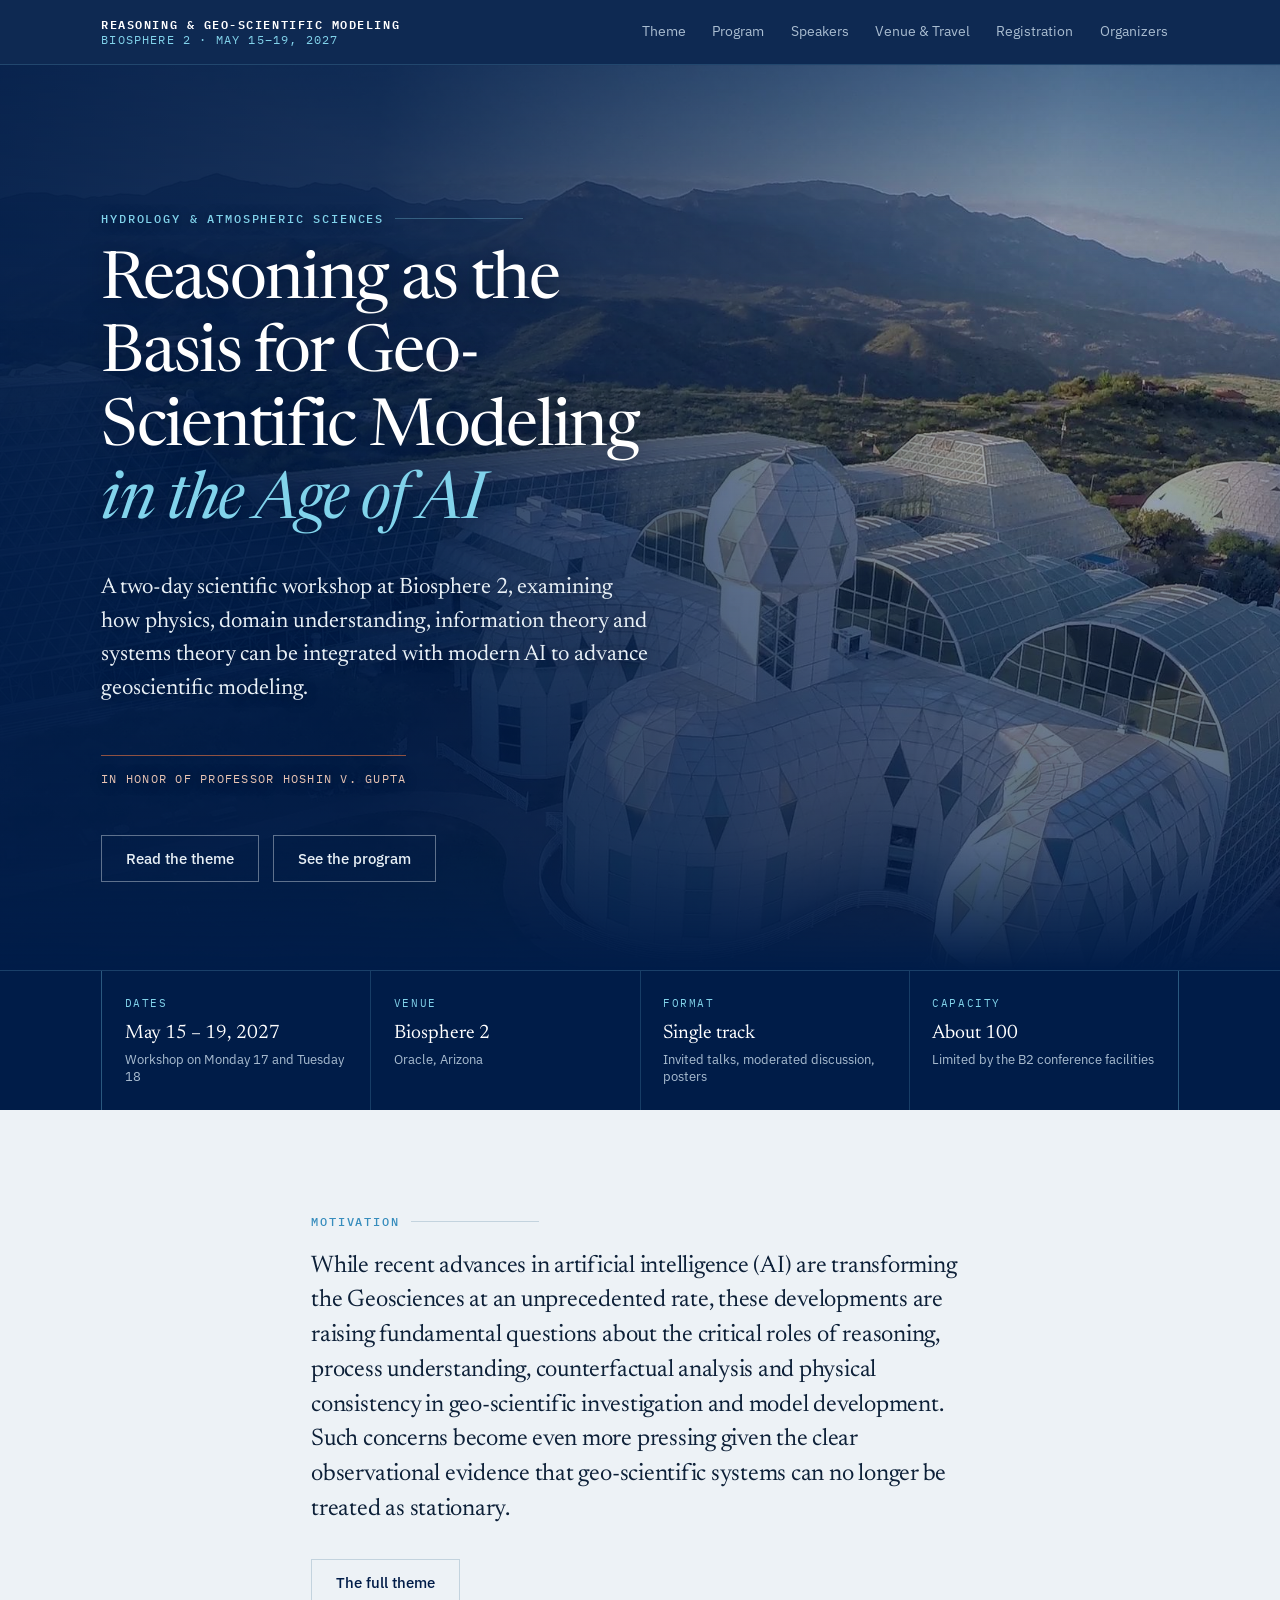
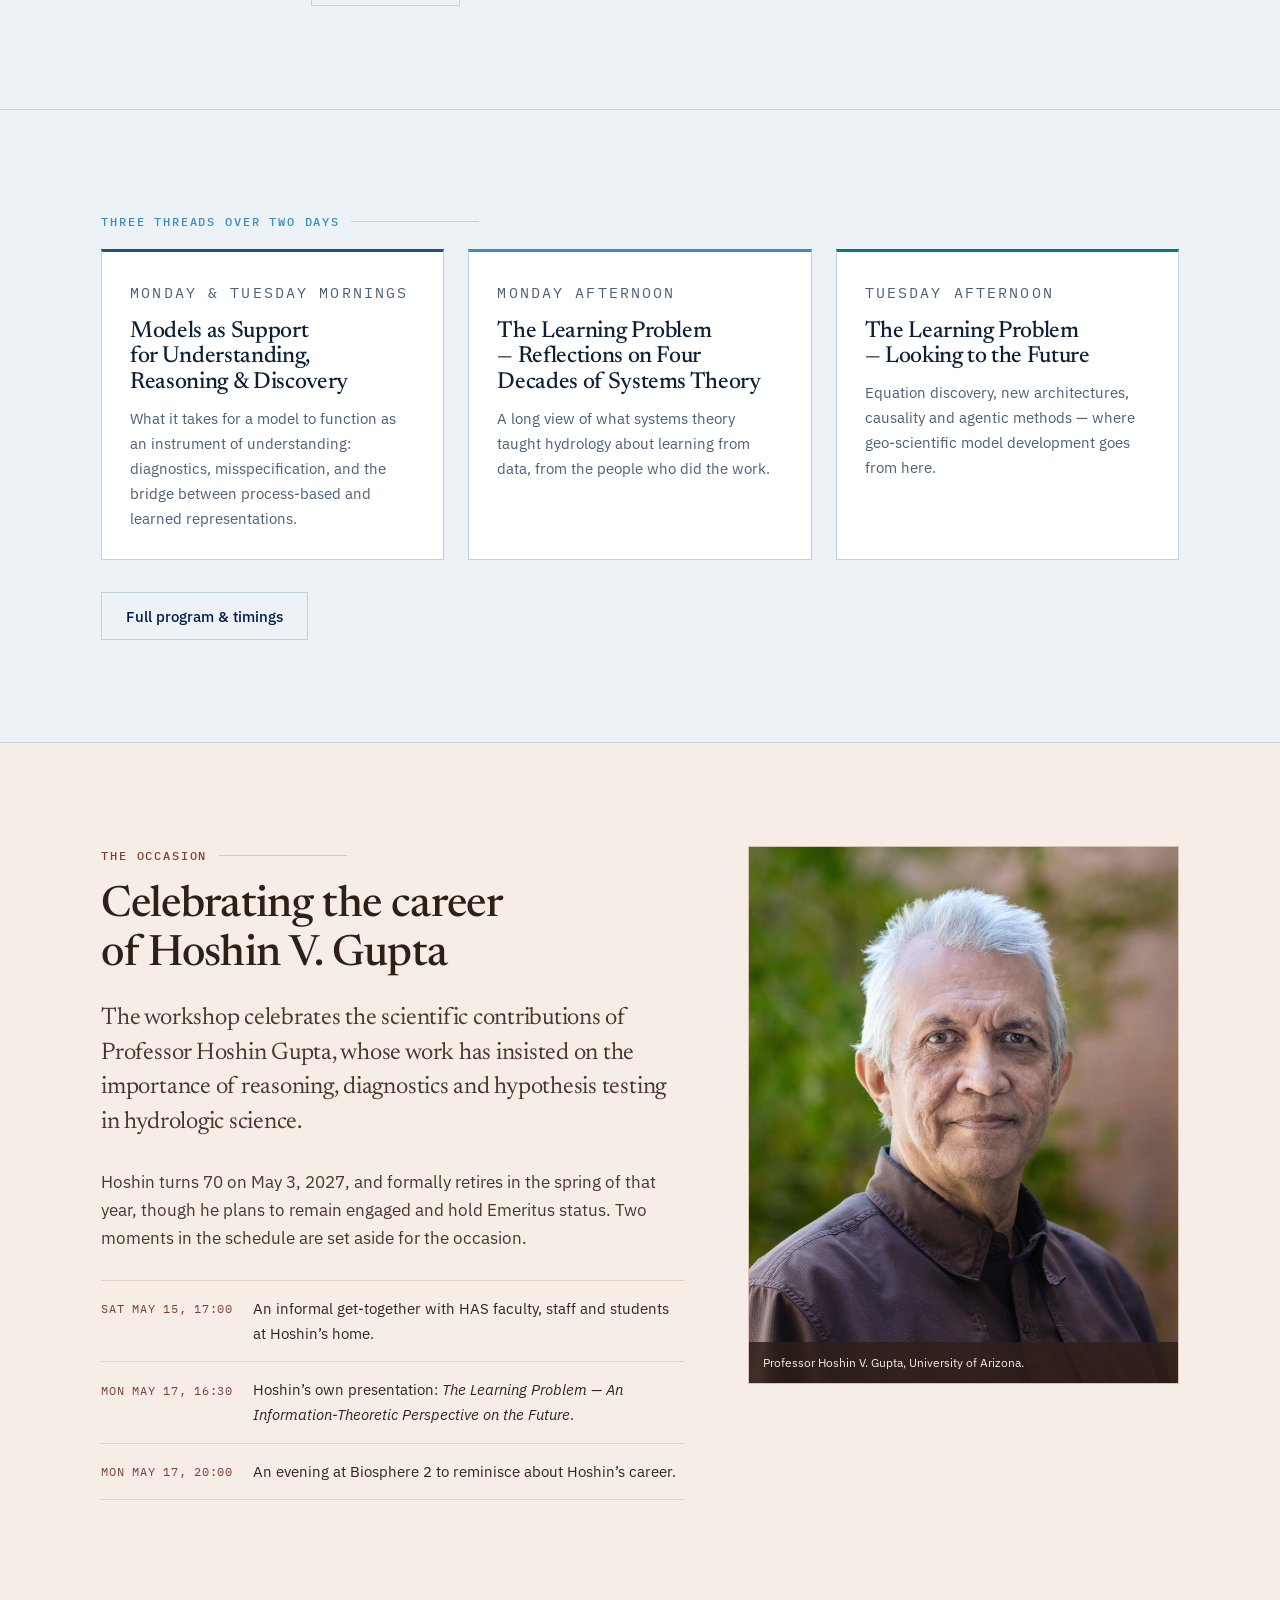
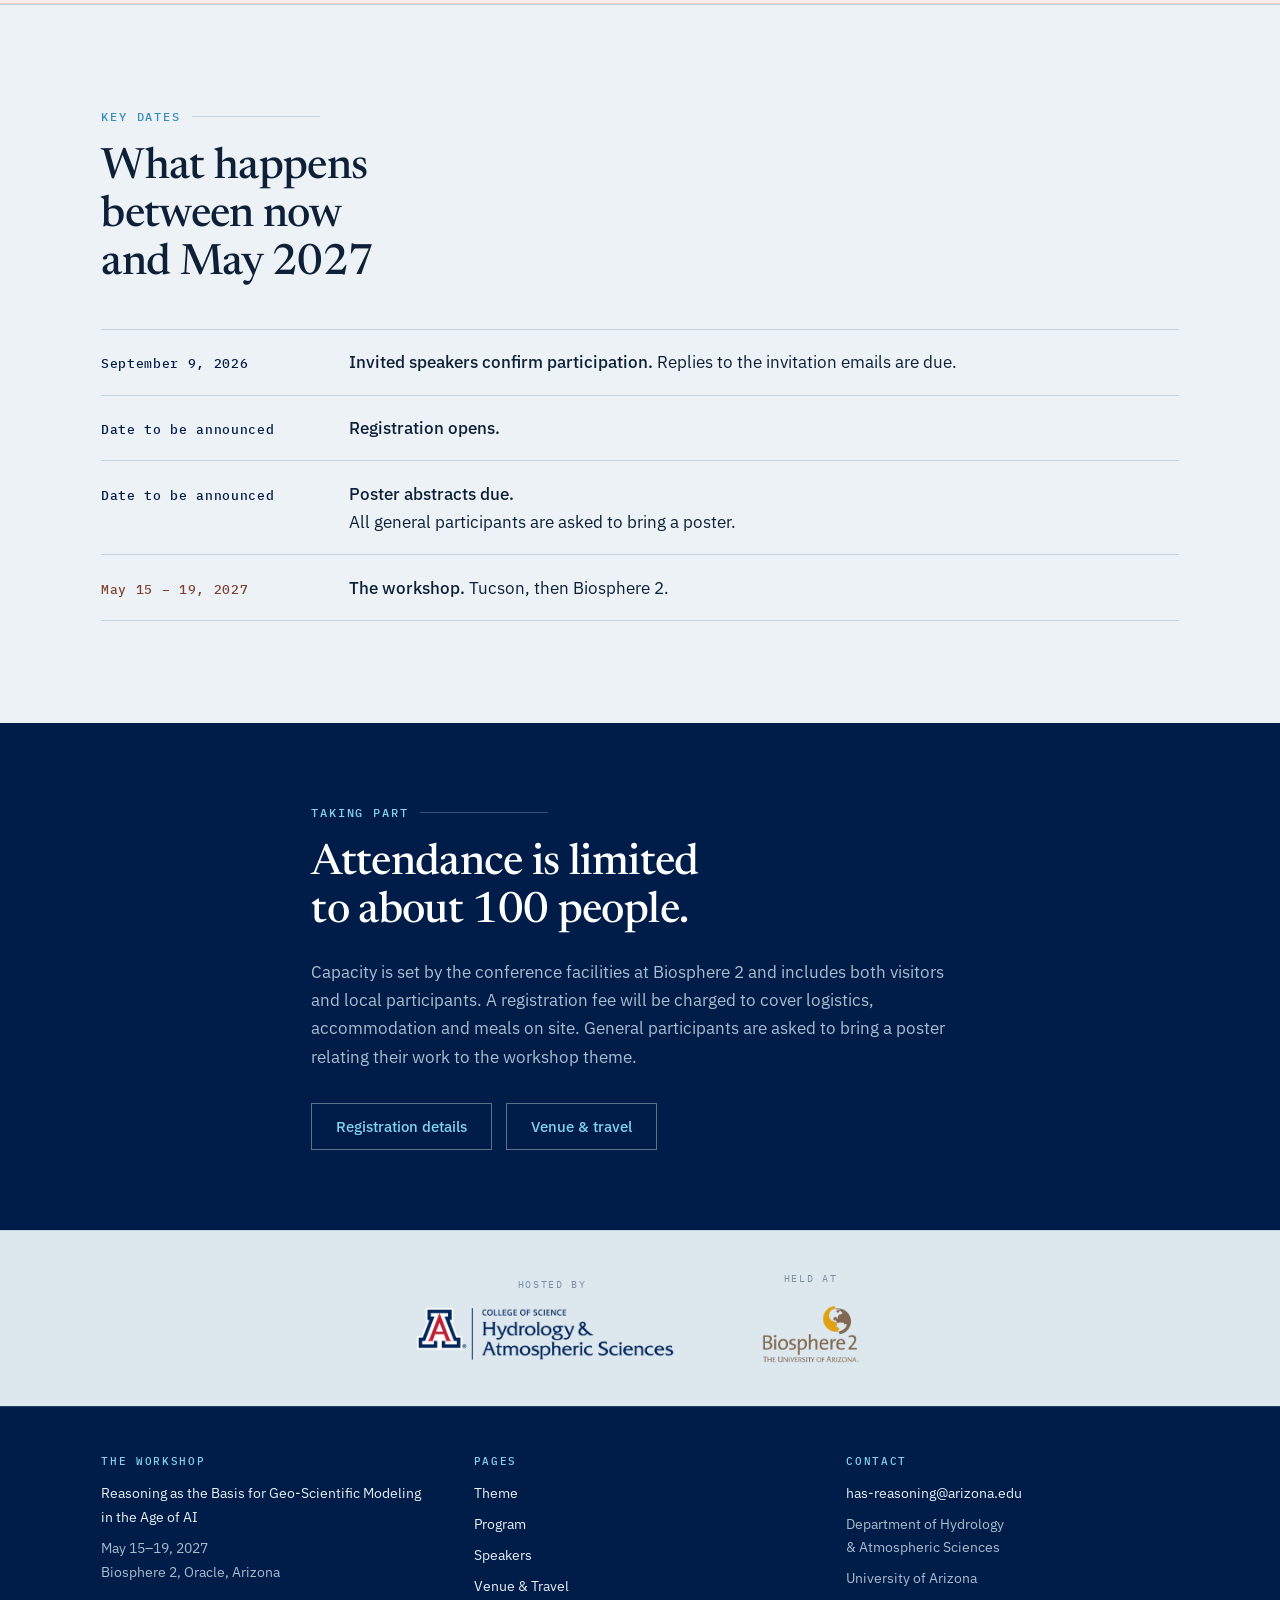
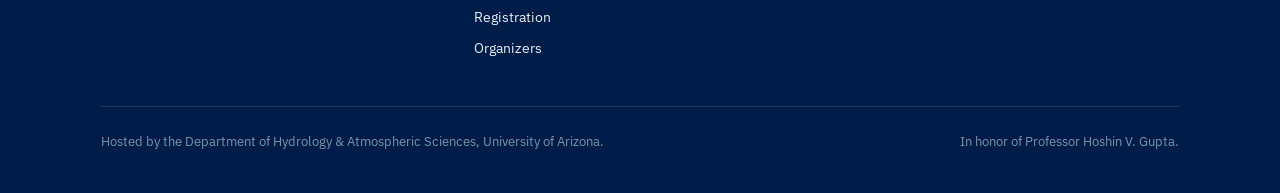
<file: index.html>
<!DOCTYPE html>
<html lang="en">
<head>
<meta charset="utf-8">
<meta name="viewport" content="width=device-width, initial-scale=1">
<title>Reasoning as the Basis for Geo-Scientific Modeling in the Age of AI</title>
<meta name="description" content="A two-day scientific workshop at Biosphere 2, May 2027, on reasoning as the basis for geo-scientific modeling in the age of AI, honoring Professor Hoshin V. Gupta.">
<meta property="og:title" content="Reasoning as the Basis for Geo-Scientific Modeling in the Age of AI">
<meta property="og:description" content="A two-day scientific workshop at Biosphere 2, May 2027, on reasoning as the basis for geo-scientific modeling in the age of AI, honoring Professor Hoshin V. Gupta.">
<meta property="og:type" content="website">
<link rel="preconnect" href="https://fonts.googleapis.com">
<link rel="preconnect" href="https://fonts.gstatic.com" crossorigin>
<link href="https://fonts.googleapis.com/css2?family=Newsreader:ital,opsz,wght@0,6..72,300..600;1,6..72,300..500&family=IBM+Plex+Mono:wght@400;500&family=IBM+Plex+Sans:wght@400;500;600&display=swap" rel="stylesheet">
<link rel="stylesheet" href="assets/css/site.css">
<link rel="preload" as="image" href="assets/img/hero-biosphere2.jpg" fetchpriority="high">
<script>document.documentElement.className += " js";</script>
</head>
<body>
<a class="skip" href="#main">Skip to content</a>
  <header class="masthead">
    <div class="wrap masthead__inner">
      <a class="brand" href="index.html">
        <b>Reasoning &amp; Geo-Scientific Modeling</b>
        <span>Biosphere 2 &middot; May 15–19, 2027</span>
      </a>
      <button class="nav-toggle" type="button" aria-expanded="false" aria-controls="primary-nav">Menu</button>
      <nav class="nav" id="primary-nav" aria-label="Primary">
      <a href="theme.html">Theme</a>
      <a href="program.html">Program</a>
      <a href="speakers.html">Speakers</a>
      <a href="venue.html">Venue &amp; Travel</a>
      <a href="register.html">Registration</a>
      <a href="organizers.html">Organizers</a>
      </nav>
    </div>
  </header>
  <main id="main">
  <section class="hero hero--home">
    <div class="hero__media" aria-hidden="true"></div>
    <div class="hero__frame" aria-hidden="true"></div>
    <div class="wrap hero__inner">
      <p class="eyebrow">Hydrology &amp; Atmospheric Sciences</p>
      <h1>Reasoning as the Basis for Geo-Scientific Modeling <em>in the Age of AI</em></h1>
      <p class="hero__sub">A two-day scientific workshop at Biosphere 2, examining how physics, domain understanding, information theory and systems theory can be integrated with modern AI to advance geoscientific modeling.</p>
      <p class="hero__honoree">In honor of Professor Hoshin V. Gupta</p>
      <div class="btn-row"><a class="btn btn--ghost" href="theme.html">Read the theme</a><a class="btn btn--ghost" href="program.html">See the program</a></div>
    </div>
  </section>
  <section class="strip">
    <div class="wrap">
      <div class="strip__grid">
        <div class="strip__cell">
          <p class="strip__k">Dates</p>
          <p class="strip__v">May 15 – 19, 2027<small>Workshop on Monday 17 and Tuesday 18</small></p>
        </div>
        <div class="strip__cell">
          <p class="strip__k">Venue</p>
          <p class="strip__v">Biosphere 2<small>Oracle, Arizona</small></p>
        </div>
        <div class="strip__cell">
          <p class="strip__k">Format</p>
          <p class="strip__v">Single track<small>Invited talks, moderated discussion, posters</small></p>
        </div>
        <div class="strip__cell">
          <p class="strip__k">Capacity</p>
          <p class="strip__v">About 100<small>Limited by the B2 conference facilities</small></p>
        </div>
      </div>
    </div>
  </section>
  <section class="section">
    <div class="wrap wrap--narrow">
      <p class="eyebrow">Motivation</p>
      <p class="lede">While recent advances in artificial intelligence (AI) are transforming the
      Geosciences at an unprecedented rate, these developments are raising fundamental questions
      about the critical roles of reasoning, process understanding, counterfactual analysis and
      physical consistency in geo-scientific investigation and model development. Such concerns
      become even more pressing given the clear observational evidence that geo-scientific systems
      can no longer be treated as stationary.</p>
      <div class="btn-row"><a class="btn btn--light" href="theme.html">The full theme</a></div>
    </div>
  </section>
  <section class="section">
    <div class="wrap">
      <p class="eyebrow">Three threads over two days</p>
      <div class="grid grid--3">
        <article class="card session-key s-models reveal">
          <p class="card__tag">Monday &amp; Tuesday mornings</p>
          <h3>Models as Support for Understanding, Reasoning &amp; Discovery</h3>
          <p>What it takes for a model to function as an instrument of understanding: diagnostics,
          misspecification, and the bridge between process-based and learned representations.</p>
        </article>
        <article class="card session-key s-reflect reveal" data-delay="90">
          <p class="card__tag">Monday afternoon</p>
          <h3>The Learning Problem &mdash; Reflections on Four Decades of Systems Theory</h3>
          <p>A long view of what systems theory taught hydrology about learning from data,
          from the people who did the work.</p>
        </article>
        <article class="card session-key s-future reveal" data-delay="180">
          <p class="card__tag">Tuesday afternoon</p>
          <h3>The Learning Problem &mdash; Looking to the Future</h3>
          <p>Equation discovery, new architectures, causality and agentic methods &mdash; where
          geo-scientific model development goes from here.</p>
        </article>
      </div>
      <div class="btn-row"><a class="btn btn--light" href="program.html">Full program &amp; timings</a></div>
    </div>
  </section>
  <section class="section honor">
    <div class="wrap">
      <div class="honor__layout">
        <div>
          <p class="eyebrow">The occasion</p>
          <h2>Celebrating the career of Hoshin V. Gupta</h2>
          <p class="lede">The workshop celebrates the scientific contributions of Professor Hoshin
          Gupta, whose work has insisted on the importance of reasoning, diagnostics and
          hypothesis testing in hydrologic science.</p>
          <p>Hoshin turns 70 on May 3, 2027, and formally retires in the spring of that year,
          though he plans to remain engaged and hold Emeritus status. Two moments in the
          schedule are set aside for the occasion.</p>
          <ul class="honor__events">
            <li>
              <time datetime="2027-05-15T17:00">Sat May 15, 17:00</time>
              <span>An informal get-together with HAS faculty, staff and students at Hoshin&rsquo;s home.</span>
            </li>
            <li>
              <time datetime="2027-05-17T16:30">Mon May 17, 16:30</time>
              <span>Hoshin&rsquo;s own presentation: <em>The Learning Problem &mdash; An
              Information-Theoretic Perspective on the Future</em>.</span>
            </li>
            <li>
              <time datetime="2027-05-17T20:00">Mon May 17, 20:00</time>
              <span>An evening at Biosphere 2 to reminisce about Hoshin&rsquo;s career.</span>
            </li>
          </ul>
        </div>
        <figure class="portrait">
          <img src="assets/img/hoshin.jpg" width="900" height="1009" loading="lazy" decoding="async"
               alt="Portrait of Hoshin V. Gupta.">
          <figcaption>Professor Hoshin V. Gupta, University of Arizona.</figcaption>
        </figure>
      </div>
    </div>
  </section>
  <section class="section">
    <div class="wrap">
      <p class="eyebrow">Key dates</p>
      <h2 style="max-width:16ch">What happens between now and May 2027</h2>
      <ul class="dates" style="margin-top:2.5rem">
        <li>
          <time datetime="2026-09-09">September 9, 2026</time>
          <div><strong>Invited speakers confirm participation.</strong>
          Replies to the invitation emails are due.</div>
        </li>
        <li>
          <time>Date to be announced</time>
          <div><strong>Registration opens.</strong></div>
        </li>
        <li>
          <time>Date to be announced</time>
          <div><strong>Poster abstracts due.</strong>
          <br>All general participants are asked to bring a poster.</div>
        </li>
        <li data-now>
          <time datetime="2027-05-15">May 15 – 19, 2027</time>
          <div><strong>The workshop.</strong> Tucson, then Biosphere 2.</div>
        </li>
      </ul>
    </div>
  </section>
  <section class="cta">
    <div class="wrap wrap--narrow">
      <p class="eyebrow">Taking part</p>
      <h2>Attendance is limited to about 100 people.</h2>
      <p>Capacity is set by the conference facilities at Biosphere 2 and includes both visitors
      and local participants. A registration fee will be charged to cover logistics, accommodation
      and meals on site. General participants are asked to bring a poster relating their work to
      the workshop theme.</p>
      <div class="btn-row">
        <a class="btn btn--ghost" href="register.html">Registration details</a>
        <a class="btn btn--ghost" href="venue.html">Venue &amp; travel</a>
      </div>
    </div>
  </section>
  </main>
  <section class="hosts">
    <div class="wrap hosts__inner">
      <div class="hosts__item">
        <p class="hosts__k">Hosted by</p>
        <img class="hosts__has" src="assets/img/has-lockup.png" width="1216" height="235"
             loading="lazy" decoding="async"
             alt="University of Arizona College of Science, Department of Hydrology and Atmospheric Sciences.">
      </div>
      <div class="hosts__item">
        <p class="hosts__k">Held at</p>
        <img class="hosts__b2" src="assets/img/b2-logo.png" width="273" height="168"
             loading="lazy" decoding="async" alt="Biosphere 2, The University of Arizona.">
      </div>
    </div>
  </section>
  <footer class="foot">
    <div class="wrap">
      <div class="foot__grid">
        <div>
          <h4>The workshop</h4>
          <p style="color:var(--on-dark);margin:0 0 .5rem">Reasoning as the Basis for Geo-Scientific Modeling in the Age of AI</p>
          <p style="margin:0">May 15–19, 2027<br>Biosphere 2, Oracle, Arizona</p>
        </div>
        <div>
          <h4>Pages</h4>
          <ul><li><a href="theme.html">Theme</a></li><li><a href="program.html">Program</a></li><li><a href="speakers.html">Speakers</a></li><li><a href="venue.html">Venue &amp; Travel</a></li><li><a href="register.html">Registration</a></li><li><a href="organizers.html">Organizers</a></li></ul>
        </div>
        <div>
          <h4>Contact</h4>
          <ul>
            <li><a href="mailto:has-reasoning@arizona.edu">has-reasoning@arizona.edu</a></li>
            <li>Department of Hydrology<br>&amp; Atmospheric Sciences</li>
            <li>University of Arizona</li>
          </ul>
        </div>
      </div>
      <div class="foot__base">
        <p>Hosted by the Department of Hydrology &amp; Atmospheric Sciences, University of Arizona.</p>
        <p>In honor of Professor Hoshin V. Gupta.</p>
      </div>
    </div>
  </footer>
  <script src="assets/js/site.js"></script>
</body>
</html>
</file>
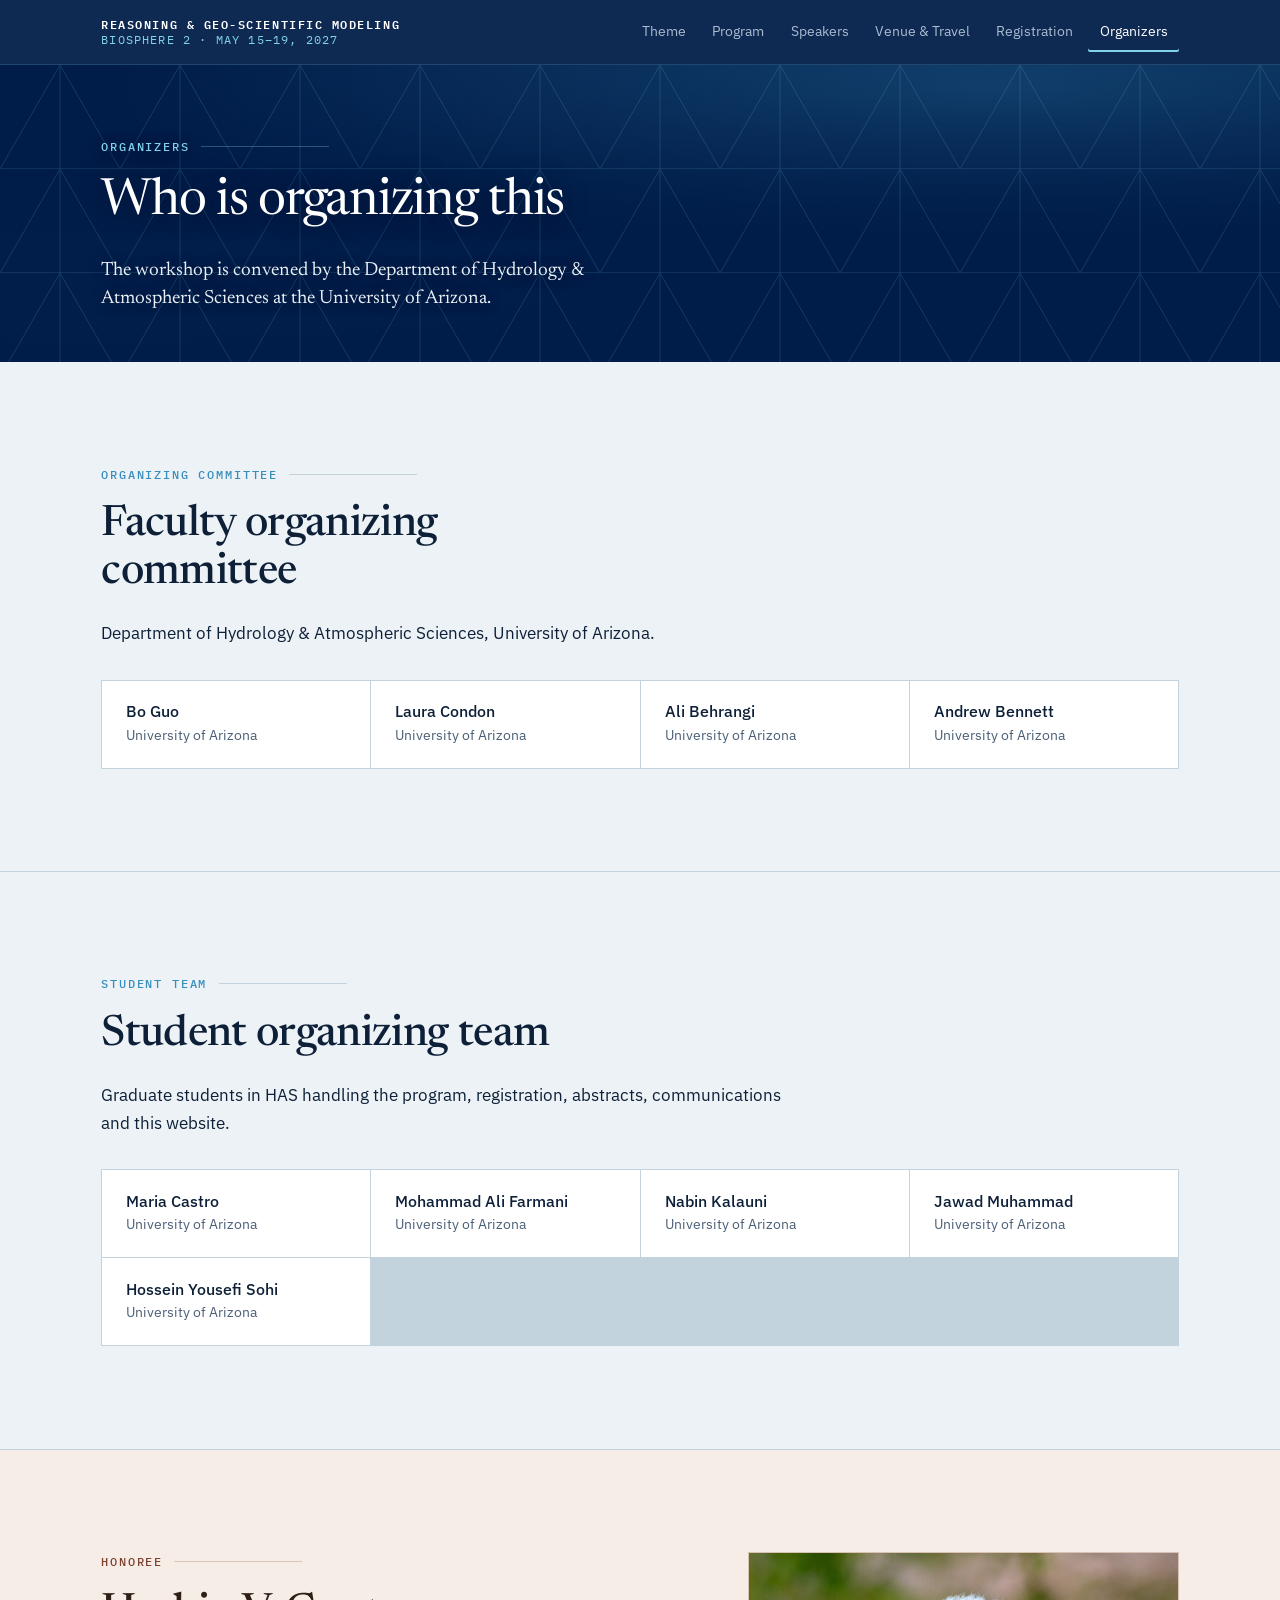
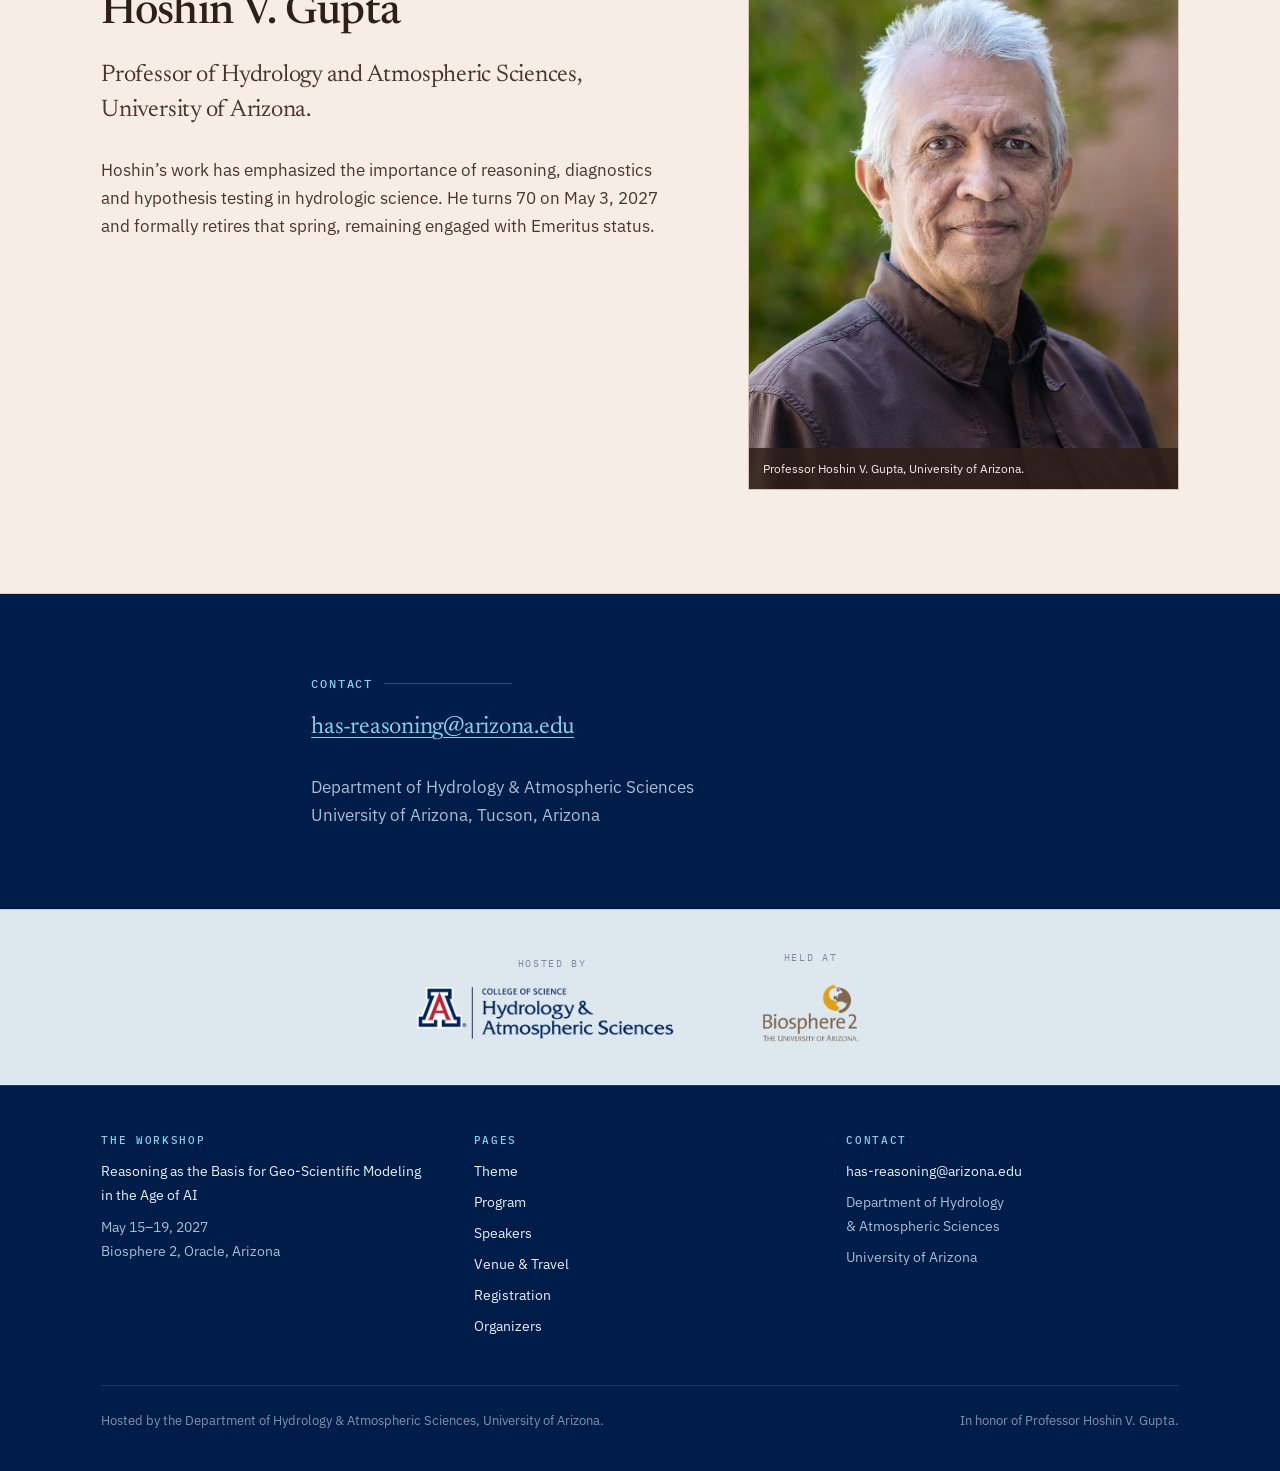
<file: organizers.html>
<!DOCTYPE html>
<html lang="en">
<head>
<meta charset="utf-8">
<meta name="viewport" content="width=device-width, initial-scale=1">
<title>Organizers · Reasoning Workshop 2027</title>
<meta name="description" content="Faculty and student organizing committee for the 2027 Biosphere 2 workshop honoring Professor Hoshin V. Gupta.">
<meta property="og:title" content="Reasoning as the Basis for Geo-Scientific Modeling in the Age of AI">
<meta property="og:description" content="Faculty and student organizing committee for the 2027 Biosphere 2 workshop honoring Professor Hoshin V. Gupta.">
<meta property="og:type" content="website">
<link rel="preconnect" href="https://fonts.googleapis.com">
<link rel="preconnect" href="https://fonts.gstatic.com" crossorigin>
<link href="https://fonts.googleapis.com/css2?family=Newsreader:ital,opsz,wght@0,6..72,300..600;1,6..72,300..500&family=IBM+Plex+Mono:wght@400;500&family=IBM+Plex+Sans:wght@400;500;600&display=swap" rel="stylesheet">
<link rel="stylesheet" href="assets/css/site.css">
<script>document.documentElement.className += " js";</script>
</head>
<body>
<a class="skip" href="#main">Skip to content</a>
  <header class="masthead">
    <div class="wrap masthead__inner">
      <a class="brand" href="index.html">
        <b>Reasoning &amp; Geo-Scientific Modeling</b>
        <span>Biosphere 2 &middot; May 15–19, 2027</span>
      </a>
      <button class="nav-toggle" type="button" aria-expanded="false" aria-controls="primary-nav">Menu</button>
      <nav class="nav" id="primary-nav" aria-label="Primary">
      <a href="theme.html">Theme</a>
      <a href="program.html">Program</a>
      <a href="speakers.html">Speakers</a>
      <a href="venue.html">Venue &amp; Travel</a>
      <a href="register.html">Registration</a>
      <a href="organizers.html" aria-current="page">Organizers</a>
      </nav>
    </div>
  </header>
  <main id="main">
  <section class="hero hero--plain">
    <div class="hero__frame" aria-hidden="true"></div>
    <svg class="hero__truss" aria-hidden="true" focusable="false">
  <defs>
    <pattern id="truss" width="120" height="104" patternUnits="userSpaceOnUse">
      <path d="M0 104 L60 0 L120 104 Z M60 0 L60 104 M0 104 L120 104 M-60 0 L0 104 M120 104 L180 0"
            fill="none" stroke="#81D3EB" stroke-width="1"/>
    </pattern>
  </defs>
  <rect width="100%" height="100%" fill="url(#truss)"/>
</svg>
    <div class="wrap hero__inner" style="padding-block:clamp(3rem,7vw,4.5rem) clamp(2.25rem,5vw,3rem)">
      <p class="eyebrow">Organizers</p>
      <h1 style="font-size:clamp(2rem,4.2vw,3.2rem);max-width:20ch">Who is organizing this</h1>
      <p class="hero__sub" style="font-size:clamp(1rem,1.7vw,1.2rem)">The workshop is convened by the Department of Hydrology &amp; Atmospheric Sciences at the University of Arizona.</p>
    </div>
  </section>
  <section class="section">
    <div class="wrap">
      <p class="eyebrow">Organizing committee</p>
      <h2 style="max-width:20ch">Faculty organizing committee</h2>
      <p style="margin-bottom:2rem">Department of Hydrology &amp; Atmospheric Sciences,
      University of Arizona.</p>
      <div class="roster">
        <div class="roster__cell"><h3>Bo Guo</h3><p>University of Arizona</p></div>
        <div class="roster__cell"><h3>Laura Condon</h3><p>University of Arizona</p></div>
        <div class="roster__cell"><h3>Ali Behrangi</h3><p>University of Arizona</p></div>
        <div class="roster__cell"><h3>Andrew Bennett</h3><p>University of Arizona</p></div>
      </div>
    </div>
  </section>

  <section class="section">
    <div class="wrap">
      <p class="eyebrow">Student team</p>
      <h2 style="max-width:22ch">Student organizing team</h2>
      <p style="margin-bottom:2rem">Graduate students in HAS handling the program, registration,
      abstracts, communications and this website.</p>
      <div class="roster">
        <div class="roster__cell"><h3>Maria Castro</h3><p>University of Arizona</p></div>
        <div class="roster__cell"><h3>Mohammad Ali Farmani</h3><p>University of Arizona</p></div>
        <div class="roster__cell"><h3>Nabin Kalauni</h3><p>University of Arizona</p></div>
        <div class="roster__cell"><h3>Jawad Muhammad</h3><p>University of Arizona</p></div>
        <div class="roster__cell"><h3>Hossein Yousefi Sohi</h3><p>University of Arizona</p></div>
      </div>
    </div>
  </section>

  <section class="section honor">
    <div class="wrap">
      <div class="honor__layout">
        <div>
          <p class="eyebrow">Honoree</p>
          <h2>Hoshin V. Gupta</h2>
          <p class="lede">Professor of Hydrology and Atmospheric Sciences, University of Arizona.</p>
          <p>Hoshin&rsquo;s work has emphasized the importance of reasoning, diagnostics and
          hypothesis testing in hydrologic science. He turns 70 on May 3, 2027 and formally
          retires that spring, remaining engaged with Emeritus status.</p>
        </div>
        <figure class="portrait">
          <img src="assets/img/hoshin.jpg" width="900" height="1009" loading="lazy" decoding="async"
               alt="Portrait of Hoshin V. Gupta.">
          <figcaption>Professor Hoshin V. Gupta, University of Arizona.</figcaption>
        </figure>
      </div>
    </div>
  </section>

  <section class="cta">
    <div class="wrap wrap--narrow">
      <p class="eyebrow">Contact</p>
      <p class="lede"><a href="mailto:has-reasoning@arizona.edu">has-reasoning@arizona.edu</a></p>
      <p>Department of Hydrology &amp; Atmospheric Sciences<br>
      University of Arizona, Tucson, Arizona</p>
    </div>
  </section>
  </main>
  <section class="hosts">
    <div class="wrap hosts__inner">
      <div class="hosts__item">
        <p class="hosts__k">Hosted by</p>
        <img class="hosts__has" src="assets/img/has-lockup.png" width="1216" height="235"
             loading="lazy" decoding="async"
             alt="University of Arizona College of Science, Department of Hydrology and Atmospheric Sciences.">
      </div>
      <div class="hosts__item">
        <p class="hosts__k">Held at</p>
        <img class="hosts__b2" src="assets/img/b2-logo.png" width="273" height="168"
             loading="lazy" decoding="async" alt="Biosphere 2, The University of Arizona.">
      </div>
    </div>
  </section>
  <footer class="foot">
    <div class="wrap">
      <div class="foot__grid">
        <div>
          <h4>The workshop</h4>
          <p style="color:var(--on-dark);margin:0 0 .5rem">Reasoning as the Basis for Geo-Scientific Modeling in the Age of AI</p>
          <p style="margin:0">May 15–19, 2027<br>Biosphere 2, Oracle, Arizona</p>
        </div>
        <div>
          <h4>Pages</h4>
          <ul><li><a href="theme.html">Theme</a></li><li><a href="program.html">Program</a></li><li><a href="speakers.html">Speakers</a></li><li><a href="venue.html">Venue &amp; Travel</a></li><li><a href="register.html">Registration</a></li><li><a href="organizers.html">Organizers</a></li></ul>
        </div>
        <div>
          <h4>Contact</h4>
          <ul>
            <li><a href="mailto:has-reasoning@arizona.edu">has-reasoning@arizona.edu</a></li>
            <li>Department of Hydrology<br>&amp; Atmospheric Sciences</li>
            <li>University of Arizona</li>
          </ul>
        </div>
      </div>
      <div class="foot__base">
        <p>Hosted by the Department of Hydrology &amp; Atmospheric Sciences, University of Arizona.</p>
        <p>In honor of Professor Hoshin V. Gupta.</p>
      </div>
    </div>
  </footer>
  <script src="assets/js/site.js"></script>
</body>
</html>
</file>
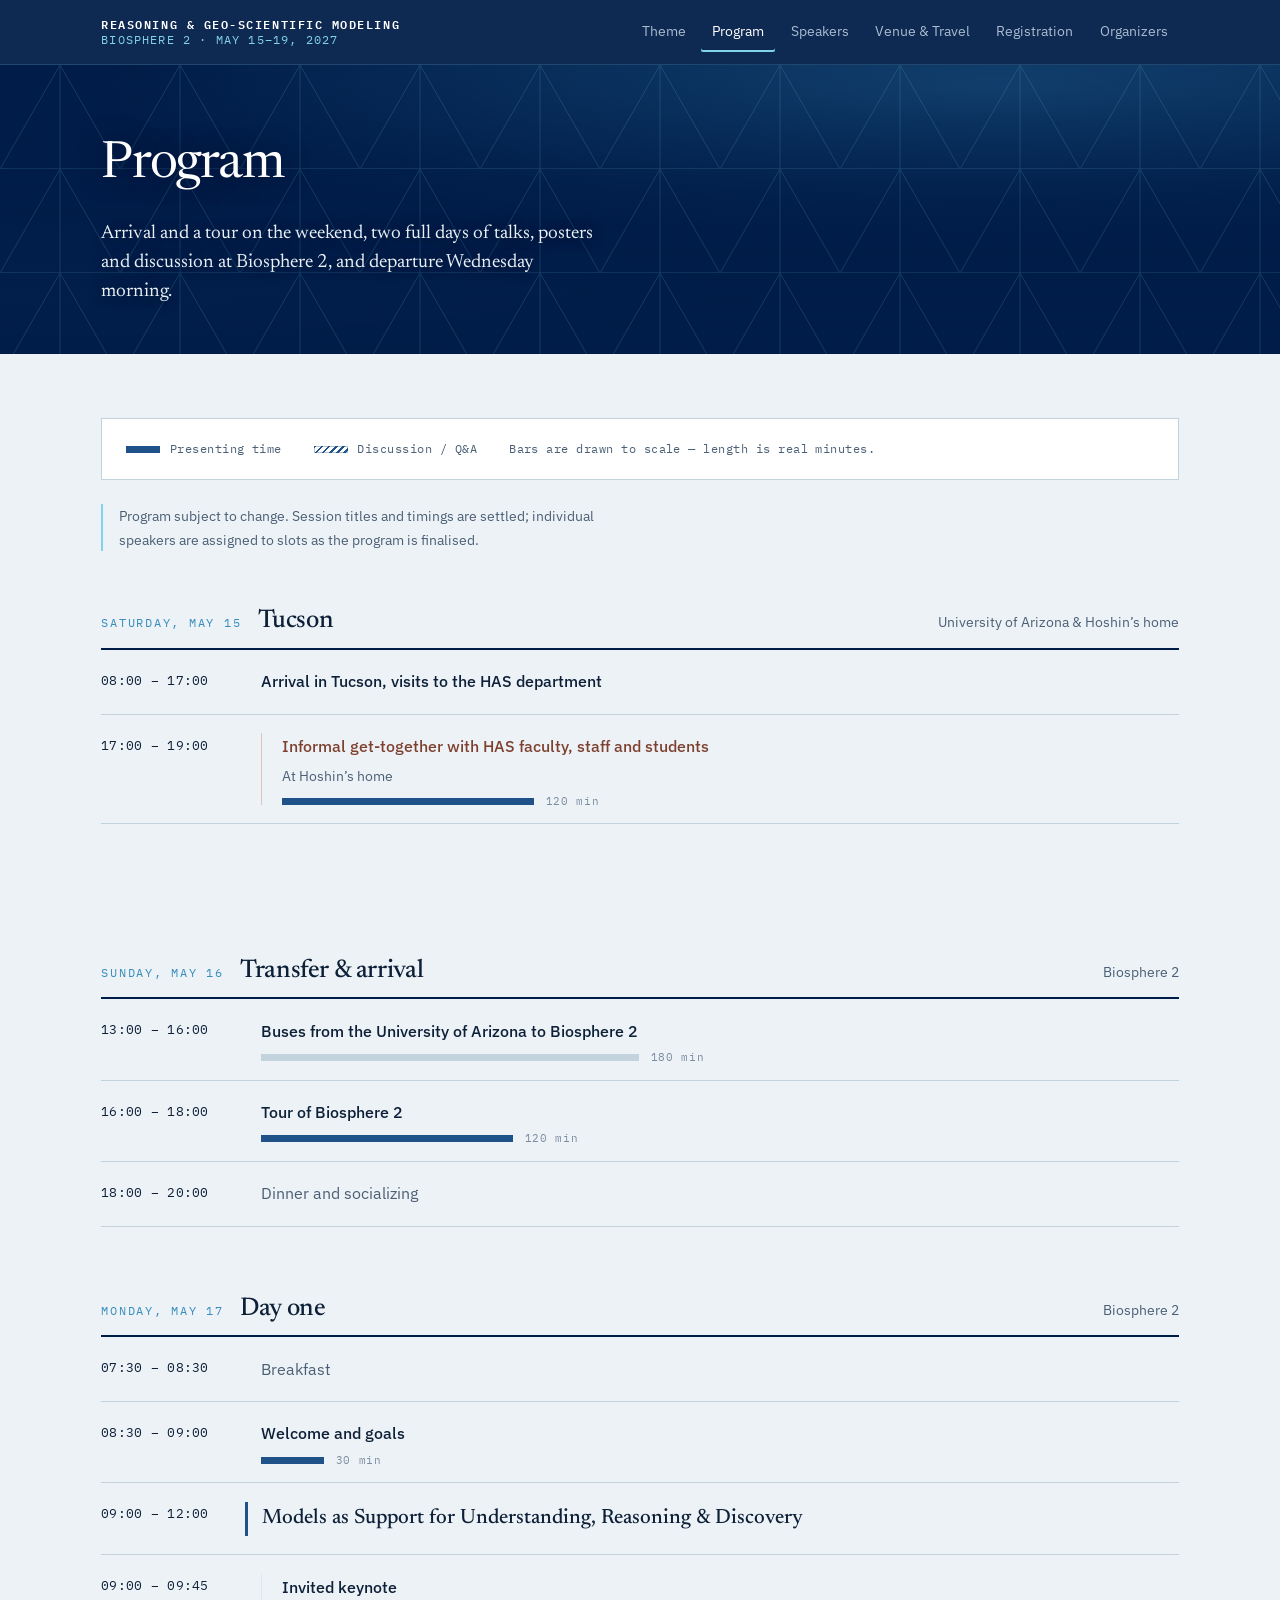
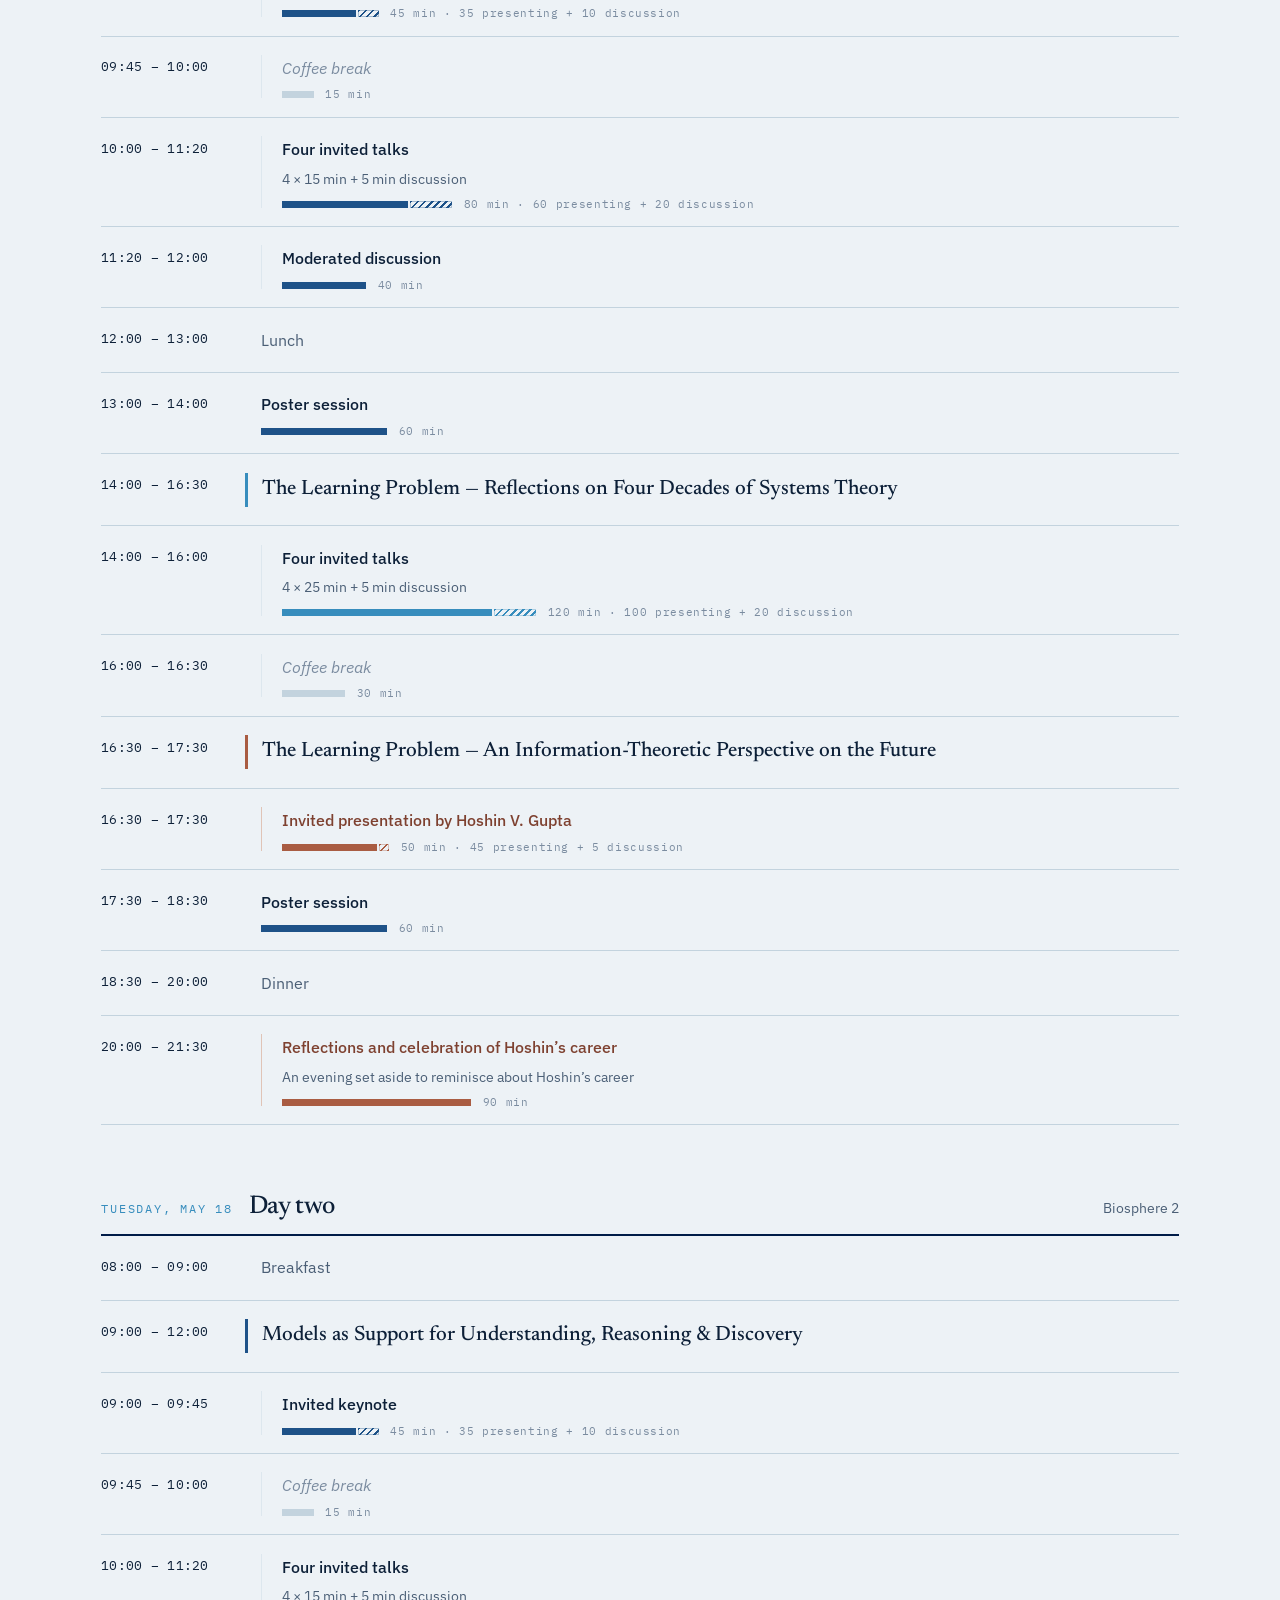
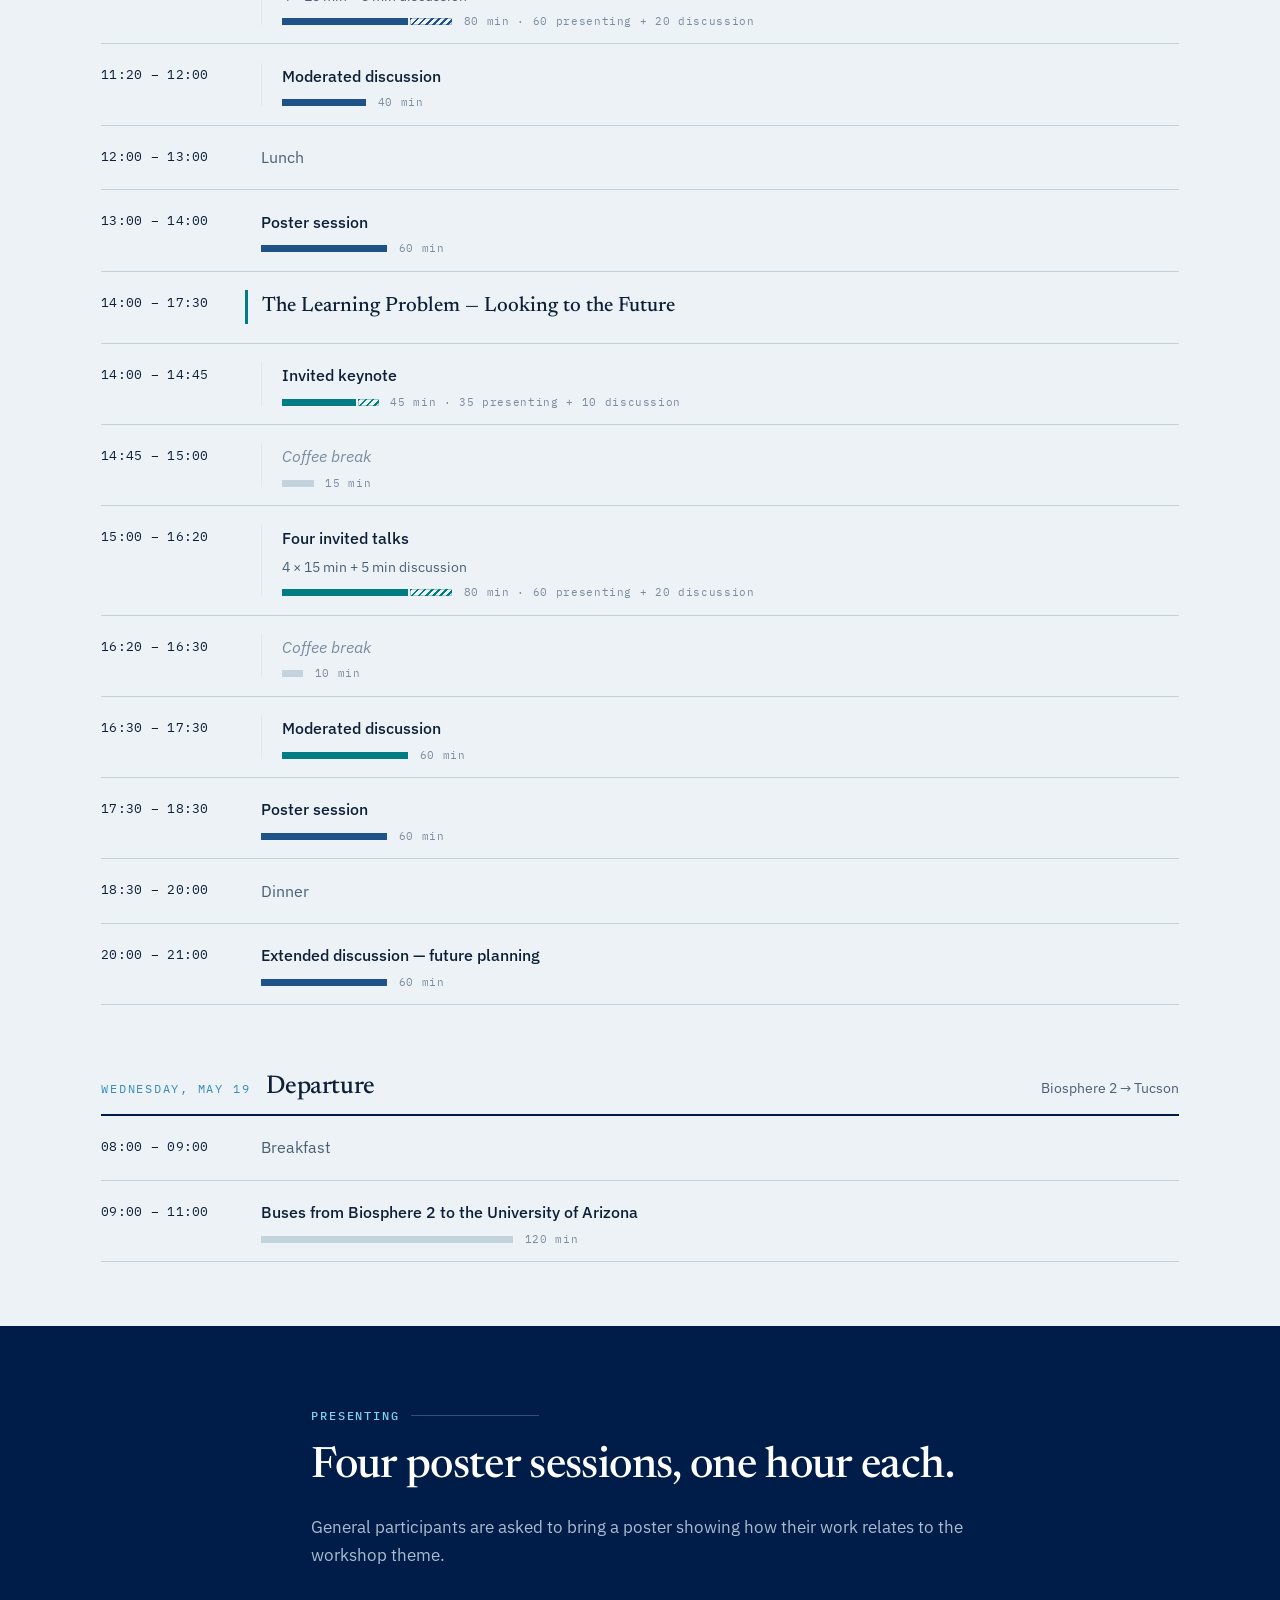
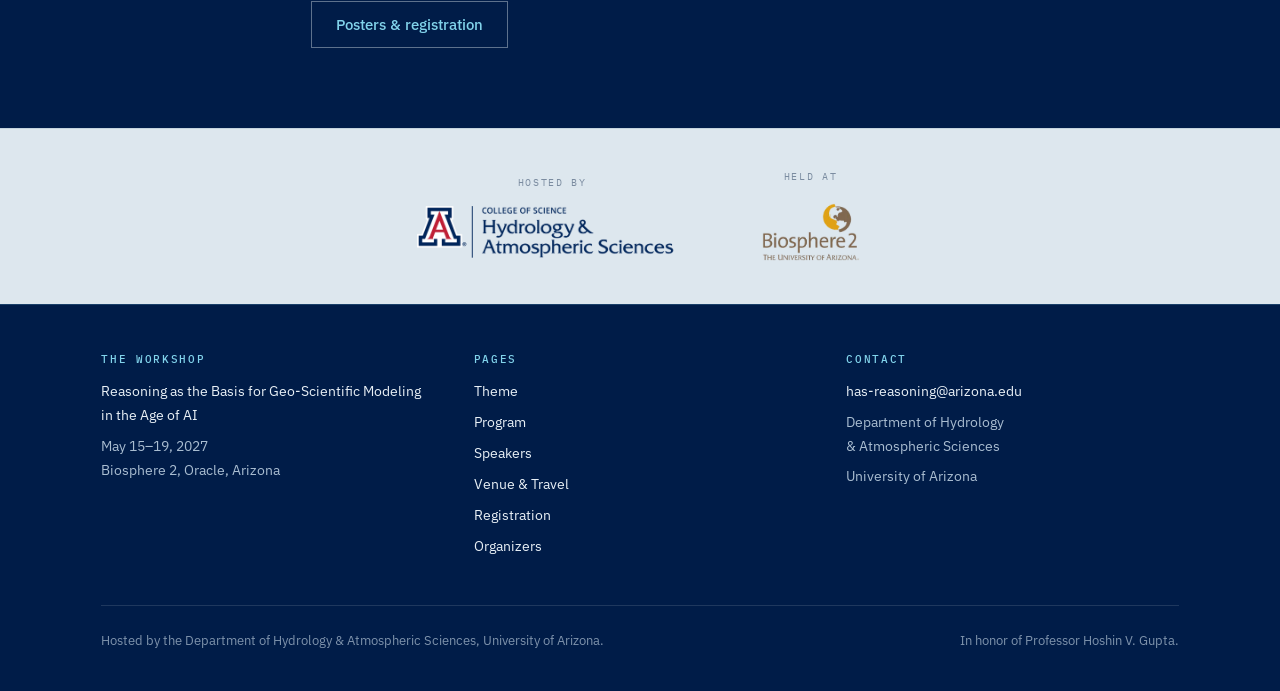
<file: program.html>
<!DOCTYPE html>
<html lang="en">
<head>
<meta charset="utf-8">
<meta name="viewport" content="width=device-width, initial-scale=1">
<title>Program · Reasoning Workshop 2027</title>
<meta name="description" content="Full schedule for the 2027 Biosphere 2 workshop, May 15–19, with session timings drawn to scale.">
<meta property="og:title" content="Reasoning as the Basis for Geo-Scientific Modeling in the Age of AI">
<meta property="og:description" content="Full schedule for the 2027 Biosphere 2 workshop, May 15–19, with session timings drawn to scale.">
<meta property="og:type" content="website">
<link rel="preconnect" href="https://fonts.googleapis.com">
<link rel="preconnect" href="https://fonts.gstatic.com" crossorigin>
<link href="https://fonts.googleapis.com/css2?family=Newsreader:ital,opsz,wght@0,6..72,300..600;1,6..72,300..500&family=IBM+Plex+Mono:wght@400;500&family=IBM+Plex+Sans:wght@400;500;600&display=swap" rel="stylesheet">
<link rel="stylesheet" href="assets/css/site.css">
<script>document.documentElement.className += " js";</script>
</head>
<body>
<a class="skip" href="#main">Skip to content</a>
  <header class="masthead">
    <div class="wrap masthead__inner">
      <a class="brand" href="index.html">
        <b>Reasoning &amp; Geo-Scientific Modeling</b>
        <span>Biosphere 2 &middot; May 15–19, 2027</span>
      </a>
      <button class="nav-toggle" type="button" aria-expanded="false" aria-controls="primary-nav">Menu</button>
      <nav class="nav" id="primary-nav" aria-label="Primary">
      <a href="theme.html">Theme</a>
      <a href="program.html" aria-current="page">Program</a>
      <a href="speakers.html">Speakers</a>
      <a href="venue.html">Venue &amp; Travel</a>
      <a href="register.html">Registration</a>
      <a href="organizers.html">Organizers</a>
      </nav>
    </div>
  </header>
  <main id="main">
  <section class="hero hero--plain">
    <div class="hero__frame" aria-hidden="true"></div>
    <svg class="hero__truss" aria-hidden="true" focusable="false">
  <defs>
    <pattern id="truss" width="120" height="104" patternUnits="userSpaceOnUse">
      <path d="M0 104 L60 0 L120 104 Z M60 0 L60 104 M0 104 L120 104 M-60 0 L0 104 M120 104 L180 0"
            fill="none" stroke="#81D3EB" stroke-width="1"/>
    </pattern>
  </defs>
  <rect width="100%" height="100%" fill="url(#truss)"/>
</svg>
    <div class="wrap hero__inner" style="padding-block:clamp(3rem,7vw,4.5rem) clamp(2.25rem,5vw,3rem)">
      <h1 style="font-size:clamp(2rem,4.2vw,3.2rem);max-width:20ch">Program</h1>
      <p class="hero__sub" style="font-size:clamp(1rem,1.7vw,1.2rem)">Arrival and a tour on the weekend, two full days of talks, posters and discussion at Biosphere 2, and departure Wednesday morning.</p>
    </div>
  </section>
  <section class="section section--tight">
    <div class="wrap">
      <div class="legend">
        <span class="legend__item"><span class="legend__swatch"></span> Presenting time</span>
        <span class="legend__item"><span class="legend__swatch legend__swatch--qa"></span> Discussion / Q&amp;A</span>
        <span class="legend__item">Bars are drawn to scale &mdash; length is real minutes.</span>
      </div>
      <div class="note" style="margin:-1rem 0 2.5rem">
        Program subject to change. Session titles and timings are settled; individual
        speakers are assigned to slots as the program is finalised.
      </div>
    <section class="day">
      <div class="day__head">
        <span class="day__date">Saturday, May 15</span>
        <h2 class="day__name">Tucson</h2>
        <span class="day__where">University of Arizona &amp; Hoshin&rsquo;s home</span>
      </div>
      <div class="slot reveal">
        <div class="slot__time">08:00 – 17:00</div>
        <div class="slot__body">
        <p class="slot__title">Arrival in Tucson, visits to the HAS department</p>
        </div>
      </div>
      <div class="slot slot--sub slot--hvg reveal">
        <div class="slot__time">17:00 – 19:00</div>
        <div class="slot__body">
        <p class="slot__title">Informal get-together with HAS faculty, staff and students</p>
        <p class="slot__meta">At Hoshin&rsquo;s home</p>
        <div class="bar" aria-hidden="true"><span class="bar__seg" style="--m:120"></span><span class="bar__label">120 min</span></div>
        </div>
      </div>
      <div class="slot slot--meal reveal">
        <div class="slot__time">19:00 – 21:00</div>
        <div class="slot__body">
        <p class="slot__title">Dinner on your own</p>
        </div>
      </div>
    </section>
    <section class="day">
      <div class="day__head">
        <span class="day__date">Sunday, May 16</span>
        <h2 class="day__name">Transfer &amp; arrival</h2>
        <span class="day__where">Biosphere 2</span>
      </div>
      <div class="slot reveal">
        <div class="slot__time">13:00 – 16:00</div>
        <div class="slot__body">
        <p class="slot__title">Buses from the University of Arizona to Biosphere 2</p>
        <div class="bar bar--muted" aria-hidden="true"><span class="bar__seg" style="--m:180"></span><span class="bar__label">180 min</span></div>
        </div>
      </div>
      <div class="slot reveal">
        <div class="slot__time">16:00 – 18:00</div>
        <div class="slot__body">
        <p class="slot__title">Tour of Biosphere 2</p>
        <div class="bar" aria-hidden="true"><span class="bar__seg" style="--m:120"></span><span class="bar__label">120 min</span></div>
        </div>
      </div>
      <div class="slot slot--meal reveal">
        <div class="slot__time">18:00 – 20:00</div>
        <div class="slot__body">
        <p class="slot__title">Dinner and socializing</p>
        </div>
      </div>
    </section>
    <section class="day">
      <div class="day__head">
        <span class="day__date">Monday, May 17</span>
        <h2 class="day__name">Day one</h2>
        <span class="day__where">Biosphere 2</span>
      </div>
      <div class="slot slot--meal reveal">
        <div class="slot__time">07:30 – 08:30</div>
        <div class="slot__body">
        <p class="slot__title">Breakfast</p>
        </div>
      </div>
      <div class="slot reveal">
        <div class="slot__time">08:30 – 09:00</div>
        <div class="slot__body">
        <p class="slot__title">Welcome and goals</p>
        <div class="bar" aria-hidden="true"><span class="bar__seg" style="--m:30"></span><span class="bar__label">30 min</span></div>
        </div>
      </div>
      <div class="slot slot--session s-models reveal">
        <div class="slot__time">09:00 – 12:00</div>
        <div class="slot__body">
        <p class="slot__title">Models as Support for Understanding, Reasoning &amp; Discovery</p>
        </div>
      </div>
      <div class="slot slot--sub s-models reveal">
        <div class="slot__time">09:00 – 09:45</div>
        <div class="slot__body">
        <p class="slot__title">Invited keynote</p>
        <div class="bar" aria-hidden="true"><span class="bar__seg" style="--m:35"></span><span class="bar__qa" style="--q:10"></span><span class="bar__label">45 min &middot; 35 presenting + 10 discussion</span></div>
        </div>
      </div>
      <div class="slot slot--sub slot--break s-models reveal">
        <div class="slot__time">09:45 – 10:00</div>
        <div class="slot__body">
        <p class="slot__title">Coffee break</p>
        <div class="bar bar--muted" aria-hidden="true"><span class="bar__seg" style="--m:15"></span><span class="bar__label">15 min</span></div>
        </div>
      </div>
      <div class="slot slot--sub s-models reveal">
        <div class="slot__time">10:00 – 11:20</div>
        <div class="slot__body">
        <p class="slot__title">Four invited talks</p>
        <p class="slot__meta">4 × 15 min + 5 min discussion</p>
        <div class="bar" aria-hidden="true"><span class="bar__seg" style="--m:60"></span><span class="bar__qa" style="--q:20"></span><span class="bar__label">80 min &middot; 60 presenting + 20 discussion</span></div>
        </div>
      </div>
      <div class="slot slot--sub s-models reveal">
        <div class="slot__time">11:20 – 12:00</div>
        <div class="slot__body">
        <p class="slot__title">Moderated discussion</p>
        <div class="bar" aria-hidden="true"><span class="bar__seg" style="--m:40"></span><span class="bar__label">40 min</span></div>
        </div>
      </div>
      <div class="slot slot--meal reveal">
        <div class="slot__time">12:00 – 13:00</div>
        <div class="slot__body">
        <p class="slot__title">Lunch</p>
        </div>
      </div>
      <div class="slot reveal">
        <div class="slot__time">13:00 – 14:00</div>
        <div class="slot__body">
        <p class="slot__title">Poster session</p>
        <div class="bar" aria-hidden="true"><span class="bar__seg" style="--m:60"></span><span class="bar__label">60 min</span></div>
        </div>
      </div>
      <div class="slot slot--session s-reflect reveal">
        <div class="slot__time">14:00 – 16:30</div>
        <div class="slot__body">
        <p class="slot__title">The Learning Problem &mdash; Reflections on Four Decades of Systems Theory</p>
        </div>
      </div>
      <div class="slot slot--sub s-reflect reveal">
        <div class="slot__time">14:00 – 16:00</div>
        <div class="slot__body">
        <p class="slot__title">Four invited talks</p>
        <p class="slot__meta">4 × 25 min + 5 min discussion</p>
        <div class="bar" aria-hidden="true"><span class="bar__seg" style="--m:100"></span><span class="bar__qa" style="--q:20"></span><span class="bar__label">120 min &middot; 100 presenting + 20 discussion</span></div>
        </div>
      </div>
      <div class="slot slot--sub slot--break s-reflect reveal">
        <div class="slot__time">16:00 – 16:30</div>
        <div class="slot__body">
        <p class="slot__title">Coffee break</p>
        <div class="bar bar--muted" aria-hidden="true"><span class="bar__seg" style="--m:30"></span><span class="bar__label">30 min</span></div>
        </div>
      </div>
      <div class="slot slot--session s-hvg reveal">
        <div class="slot__time">16:30 – 17:30</div>
        <div class="slot__body">
        <p class="slot__title">The Learning Problem &mdash; An Information-Theoretic Perspective on the Future</p>
        </div>
      </div>
      <div class="slot slot--sub slot--hvg s-hvg reveal">
        <div class="slot__time">16:30 – 17:30</div>
        <div class="slot__body">
        <p class="slot__title">Invited presentation by Hoshin V. Gupta</p>
        <div class="bar" aria-hidden="true"><span class="bar__seg" style="--m:45"></span><span class="bar__qa" style="--q:5"></span><span class="bar__label">50 min &middot; 45 presenting + 5 discussion</span></div>
        </div>
      </div>
      <div class="slot reveal">
        <div class="slot__time">17:30 – 18:30</div>
        <div class="slot__body">
        <p class="slot__title">Poster session</p>
        <div class="bar" aria-hidden="true"><span class="bar__seg" style="--m:60"></span><span class="bar__label">60 min</span></div>
        </div>
      </div>
      <div class="slot slot--meal reveal">
        <div class="slot__time">18:30 – 20:00</div>
        <div class="slot__body">
        <p class="slot__title">Dinner</p>
        </div>
      </div>
      <div class="slot slot--sub slot--hvg s-hvg reveal">
        <div class="slot__time">20:00 – 21:30</div>
        <div class="slot__body">
        <p class="slot__title">Reflections and celebration of Hoshin&rsquo;s career</p>
        <p class="slot__meta">An evening set aside to reminisce about Hoshin&rsquo;s career</p>
        <div class="bar" aria-hidden="true"><span class="bar__seg" style="--m:90"></span><span class="bar__label">90 min</span></div>
        </div>
      </div>
    </section>
    <section class="day">
      <div class="day__head">
        <span class="day__date">Tuesday, May 18</span>
        <h2 class="day__name">Day two</h2>
        <span class="day__where">Biosphere 2</span>
      </div>
      <div class="slot slot--meal reveal">
        <div class="slot__time">08:00 – 09:00</div>
        <div class="slot__body">
        <p class="slot__title">Breakfast</p>
        </div>
      </div>
      <div class="slot slot--session s-models reveal">
        <div class="slot__time">09:00 – 12:00</div>
        <div class="slot__body">
        <p class="slot__title">Models as Support for Understanding, Reasoning &amp; Discovery</p>
        </div>
      </div>
      <div class="slot slot--sub s-models reveal">
        <div class="slot__time">09:00 – 09:45</div>
        <div class="slot__body">
        <p class="slot__title">Invited keynote</p>
        <div class="bar" aria-hidden="true"><span class="bar__seg" style="--m:35"></span><span class="bar__qa" style="--q:10"></span><span class="bar__label">45 min &middot; 35 presenting + 10 discussion</span></div>
        </div>
      </div>
      <div class="slot slot--sub slot--break s-models reveal">
        <div class="slot__time">09:45 – 10:00</div>
        <div class="slot__body">
        <p class="slot__title">Coffee break</p>
        <div class="bar bar--muted" aria-hidden="true"><span class="bar__seg" style="--m:15"></span><span class="bar__label">15 min</span></div>
        </div>
      </div>
      <div class="slot slot--sub s-models reveal">
        <div class="slot__time">10:00 – 11:20</div>
        <div class="slot__body">
        <p class="slot__title">Four invited talks</p>
        <p class="slot__meta">4 × 15 min + 5 min discussion</p>
        <div class="bar" aria-hidden="true"><span class="bar__seg" style="--m:60"></span><span class="bar__qa" style="--q:20"></span><span class="bar__label">80 min &middot; 60 presenting + 20 discussion</span></div>
        </div>
      </div>
      <div class="slot slot--sub s-models reveal">
        <div class="slot__time">11:20 – 12:00</div>
        <div class="slot__body">
        <p class="slot__title">Moderated discussion</p>
        <div class="bar" aria-hidden="true"><span class="bar__seg" style="--m:40"></span><span class="bar__label">40 min</span></div>
        </div>
      </div>
      <div class="slot slot--meal reveal">
        <div class="slot__time">12:00 – 13:00</div>
        <div class="slot__body">
        <p class="slot__title">Lunch</p>
        </div>
      </div>
      <div class="slot reveal">
        <div class="slot__time">13:00 – 14:00</div>
        <div class="slot__body">
        <p class="slot__title">Poster session</p>
        <div class="bar" aria-hidden="true"><span class="bar__seg" style="--m:60"></span><span class="bar__label">60 min</span></div>
        </div>
      </div>
      <div class="slot slot--session s-future reveal">
        <div class="slot__time">14:00 – 17:30</div>
        <div class="slot__body">
        <p class="slot__title">The Learning Problem &mdash; Looking to the Future</p>
        </div>
      </div>
      <div class="slot slot--sub s-future reveal">
        <div class="slot__time">14:00 – 14:45</div>
        <div class="slot__body">
        <p class="slot__title">Invited keynote</p>
        <div class="bar" aria-hidden="true"><span class="bar__seg" style="--m:35"></span><span class="bar__qa" style="--q:10"></span><span class="bar__label">45 min &middot; 35 presenting + 10 discussion</span></div>
        </div>
      </div>
      <div class="slot slot--sub slot--break s-future reveal">
        <div class="slot__time">14:45 – 15:00</div>
        <div class="slot__body">
        <p class="slot__title">Coffee break</p>
        <div class="bar bar--muted" aria-hidden="true"><span class="bar__seg" style="--m:15"></span><span class="bar__label">15 min</span></div>
        </div>
      </div>
      <div class="slot slot--sub s-future reveal">
        <div class="slot__time">15:00 – 16:20</div>
        <div class="slot__body">
        <p class="slot__title">Four invited talks</p>
        <p class="slot__meta">4 × 15 min + 5 min discussion</p>
        <div class="bar" aria-hidden="true"><span class="bar__seg" style="--m:60"></span><span class="bar__qa" style="--q:20"></span><span class="bar__label">80 min &middot; 60 presenting + 20 discussion</span></div>
        </div>
      </div>
      <div class="slot slot--sub slot--break s-future reveal">
        <div class="slot__time">16:20 – 16:30</div>
        <div class="slot__body">
        <p class="slot__title">Coffee break</p>
        <div class="bar bar--muted" aria-hidden="true"><span class="bar__seg" style="--m:10"></span><span class="bar__label">10 min</span></div>
        </div>
      </div>
      <div class="slot slot--sub s-future reveal">
        <div class="slot__time">16:30 – 17:30</div>
        <div class="slot__body">
        <p class="slot__title">Moderated discussion</p>
        <div class="bar" aria-hidden="true"><span class="bar__seg" style="--m:60"></span><span class="bar__label">60 min</span></div>
        </div>
      </div>
      <div class="slot reveal">
        <div class="slot__time">17:30 – 18:30</div>
        <div class="slot__body">
        <p class="slot__title">Poster session</p>
        <div class="bar" aria-hidden="true"><span class="bar__seg" style="--m:60"></span><span class="bar__label">60 min</span></div>
        </div>
      </div>
      <div class="slot slot--meal reveal">
        <div class="slot__time">18:30 – 20:00</div>
        <div class="slot__body">
        <p class="slot__title">Dinner</p>
        </div>
      </div>
      <div class="slot reveal">
        <div class="slot__time">20:00 – 21:00</div>
        <div class="slot__body">
        <p class="slot__title">Extended discussion &mdash; future planning</p>
        <div class="bar" aria-hidden="true"><span class="bar__seg" style="--m:60"></span><span class="bar__label">60 min</span></div>
        </div>
      </div>
    </section>
    <section class="day">
      <div class="day__head">
        <span class="day__date">Wednesday, May 19</span>
        <h2 class="day__name">Departure</h2>
        <span class="day__where">Biosphere 2 &rarr; Tucson</span>
      </div>
      <div class="slot slot--meal reveal">
        <div class="slot__time">08:00 – 09:00</div>
        <div class="slot__body">
        <p class="slot__title">Breakfast</p>
        </div>
      </div>
      <div class="slot reveal">
        <div class="slot__time">09:00 – 11:00</div>
        <div class="slot__body">
        <p class="slot__title">Buses from Biosphere 2 to the University of Arizona</p>
        <div class="bar bar--muted" aria-hidden="true"><span class="bar__seg" style="--m:120"></span><span class="bar__label">120 min</span></div>
        </div>
      </div>
    </section>
    </div>
  </section>

  <section class="cta">
    <div class="wrap wrap--narrow">
      <p class="eyebrow">Presenting</p>
      <h2>Four poster sessions, one hour each.</h2>
      <p>General participants are asked to bring a poster showing how their work relates to the
      workshop theme.</p>
      <div class="btn-row">
        <a class="btn btn--ghost" href="register.html">Posters &amp; registration</a>
      </div>
    </div>
  </section>
  </main>
  <section class="hosts">
    <div class="wrap hosts__inner">
      <div class="hosts__item">
        <p class="hosts__k">Hosted by</p>
        <img class="hosts__has" src="assets/img/has-lockup.png" width="1216" height="235"
             loading="lazy" decoding="async"
             alt="University of Arizona College of Science, Department of Hydrology and Atmospheric Sciences.">
      </div>
      <div class="hosts__item">
        <p class="hosts__k">Held at</p>
        <img class="hosts__b2" src="assets/img/b2-logo.png" width="273" height="168"
             loading="lazy" decoding="async" alt="Biosphere 2, The University of Arizona.">
      </div>
    </div>
  </section>
  <footer class="foot">
    <div class="wrap">
      <div class="foot__grid">
        <div>
          <h4>The workshop</h4>
          <p style="color:var(--on-dark);margin:0 0 .5rem">Reasoning as the Basis for Geo-Scientific Modeling in the Age of AI</p>
          <p style="margin:0">May 15–19, 2027<br>Biosphere 2, Oracle, Arizona</p>
        </div>
        <div>
          <h4>Pages</h4>
          <ul><li><a href="theme.html">Theme</a></li><li><a href="program.html">Program</a></li><li><a href="speakers.html">Speakers</a></li><li><a href="venue.html">Venue &amp; Travel</a></li><li><a href="register.html">Registration</a></li><li><a href="organizers.html">Organizers</a></li></ul>
        </div>
        <div>
          <h4>Contact</h4>
          <ul>
            <li><a href="mailto:has-reasoning@arizona.edu">has-reasoning@arizona.edu</a></li>
            <li>Department of Hydrology<br>&amp; Atmospheric Sciences</li>
            <li>University of Arizona</li>
          </ul>
        </div>
      </div>
      <div class="foot__base">
        <p>Hosted by the Department of Hydrology &amp; Atmospheric Sciences, University of Arizona.</p>
        <p>In honor of Professor Hoshin V. Gupta.</p>
      </div>
    </div>
  </footer>
  <script src="assets/js/site.js"></script>
</body>
</html>
</file>
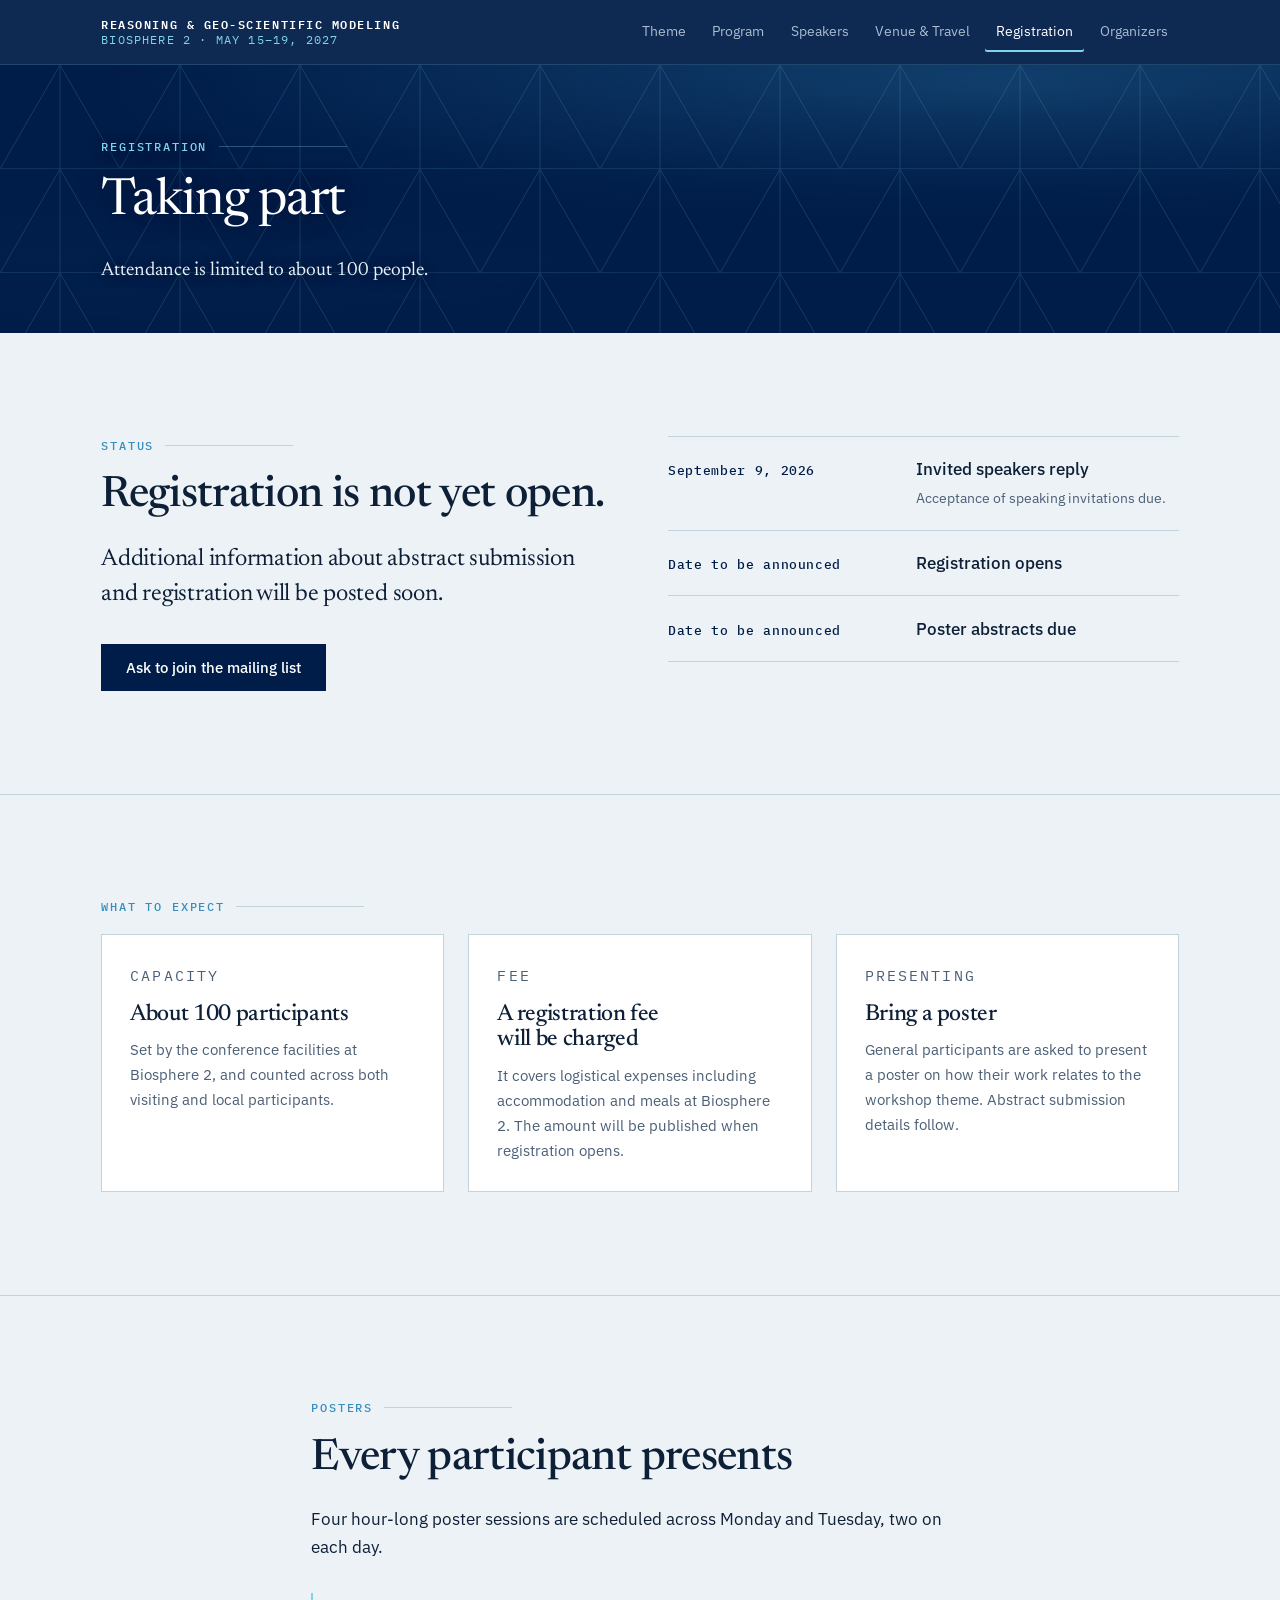
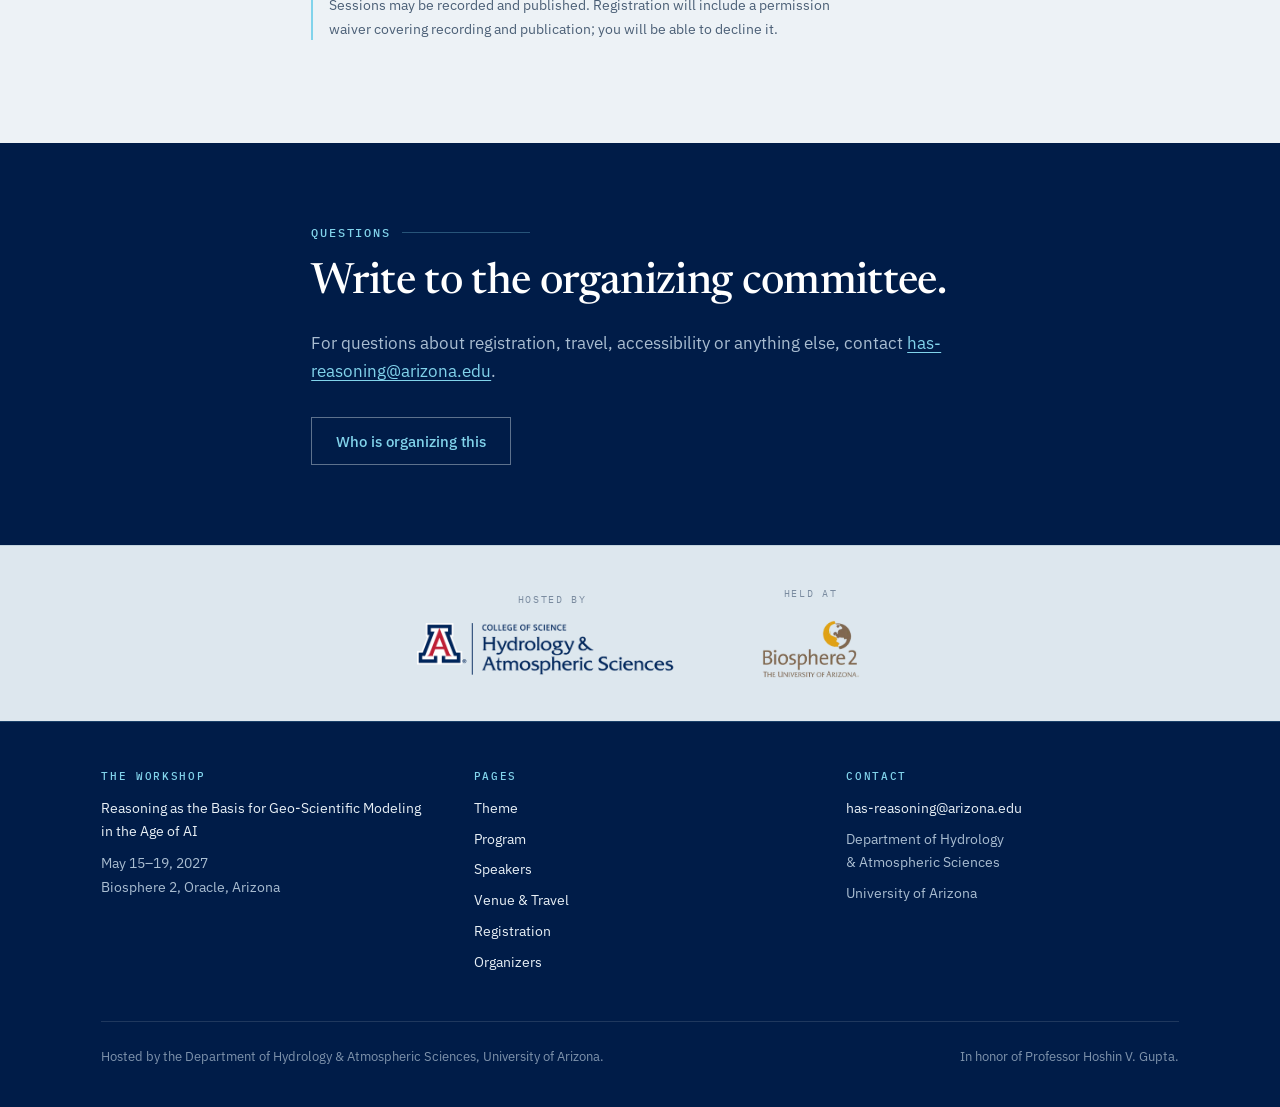
<file: register.html>
<!DOCTYPE html>
<html lang="en">
<head>
<meta charset="utf-8">
<meta name="viewport" content="width=device-width, initial-scale=1">
<title>Registration · Reasoning Workshop 2027</title>
<meta name="description" content="Registration, fees, capacity and poster presentation information for the May 2027 Biosphere 2 workshop.">
<meta property="og:title" content="Reasoning as the Basis for Geo-Scientific Modeling in the Age of AI">
<meta property="og:description" content="Registration, fees, capacity and poster presentation information for the May 2027 Biosphere 2 workshop.">
<meta property="og:type" content="website">
<link rel="preconnect" href="https://fonts.googleapis.com">
<link rel="preconnect" href="https://fonts.gstatic.com" crossorigin>
<link href="https://fonts.googleapis.com/css2?family=Newsreader:ital,opsz,wght@0,6..72,300..600;1,6..72,300..500&family=IBM+Plex+Mono:wght@400;500&family=IBM+Plex+Sans:wght@400;500;600&display=swap" rel="stylesheet">
<link rel="stylesheet" href="assets/css/site.css">
<script>document.documentElement.className += " js";</script>
</head>
<body>
<a class="skip" href="#main">Skip to content</a>
  <header class="masthead">
    <div class="wrap masthead__inner">
      <a class="brand" href="index.html">
        <b>Reasoning &amp; Geo-Scientific Modeling</b>
        <span>Biosphere 2 &middot; May 15–19, 2027</span>
      </a>
      <button class="nav-toggle" type="button" aria-expanded="false" aria-controls="primary-nav">Menu</button>
      <nav class="nav" id="primary-nav" aria-label="Primary">
      <a href="theme.html">Theme</a>
      <a href="program.html">Program</a>
      <a href="speakers.html">Speakers</a>
      <a href="venue.html">Venue &amp; Travel</a>
      <a href="register.html" aria-current="page">Registration</a>
      <a href="organizers.html">Organizers</a>
      </nav>
    </div>
  </header>
  <main id="main">
  <section class="hero hero--plain">
    <div class="hero__frame" aria-hidden="true"></div>
    <svg class="hero__truss" aria-hidden="true" focusable="false">
  <defs>
    <pattern id="truss" width="120" height="104" patternUnits="userSpaceOnUse">
      <path d="M0 104 L60 0 L120 104 Z M60 0 L60 104 M0 104 L120 104 M-60 0 L0 104 M120 104 L180 0"
            fill="none" stroke="#81D3EB" stroke-width="1"/>
    </pattern>
  </defs>
  <rect width="100%" height="100%" fill="url(#truss)"/>
</svg>
    <div class="wrap hero__inner" style="padding-block:clamp(3rem,7vw,4.5rem) clamp(2.25rem,5vw,3rem)">
      <p class="eyebrow">Registration</p>
      <h1 style="font-size:clamp(2rem,4.2vw,3.2rem);max-width:20ch">Taking part</h1>
      <p class="hero__sub" style="font-size:clamp(1rem,1.7vw,1.2rem)">Attendance is limited to about 100 people.</p>
    </div>
  </section>
  <section class="section">
    <div class="wrap">
      <div class="grid grid--2" style="gap:clamp(2rem,5vw,3.5rem);align-items:start">
        <div>
          <p class="eyebrow">Status</p>
          <h2>Registration is not yet open.</h2>
          <p class="lede">Additional information about abstract submission and registration will
          be posted soon.</p>
          <div class="btn-row">
            <a class="btn" href="mailto:has-reasoning@arizona.edu?subject=Reasoning%20Workshop%202027%20%E2%80%94%20mailing%20list">
              Ask to join the mailing list</a>
          </div>
        </div>
        <div>
          <ul class="dates" style="margin-top:0">
            <li>
              <time datetime="2026-09-09">September 9, 2026</time>
              <div><strong>Invited speakers reply</strong><br>
              <span style="color:var(--ink-soft);font-size:.9rem">Acceptance of speaking invitations due.</span></div>
            </li>
            <li>
              <time>Date to be announced</time>
              <div><strong>Registration opens</strong></div>
            </li>
            <li>
              <time>Date to be announced</time>
              <div><strong>Poster abstracts due</strong></div>
            </li>
          </ul>
        </div>
      </div>
    </div>
  </section>

  <section class="section">
    <div class="wrap">
      <p class="eyebrow">What to expect</p>
      <div class="grid grid--3">
        <article class="card">
          <p class="card__tag">Capacity</p>
          <h3>About 100 participants</h3>
          <p>Set by the conference facilities at Biosphere 2, and counted across both visiting
          and local participants.</p>
        </article>
        <article class="card">
          <p class="card__tag">Fee</p>
          <h3>A registration fee will be charged</h3>
          <p>It covers logistical expenses including accommodation and meals at Biosphere 2.
          The amount will be published when registration opens.</p>
        </article>
        <article class="card">
          <p class="card__tag">Presenting</p>
          <h3>Bring a poster</h3>
          <p>General participants are asked to present a poster on how their work relates to the
          workshop theme. Abstract submission details follow.</p>
        </article>
      </div>
    </div>
  </section>

  <section class="section">
    <div class="wrap wrap--narrow">
      <p class="eyebrow">Posters</p>
      <h2>Every participant presents</h2>
      <p>Four hour-long poster sessions are scheduled across Monday and Tuesday, two on
      each day.</p>
      <div class="note" style="margin-top:2rem">
        Sessions may be recorded and published. Registration will include a permission waiver
        covering recording and publication; you will be able to decline it.
      </div>
    </div>
  </section>

  <section class="cta">
    <div class="wrap wrap--narrow">
      <p class="eyebrow">Questions</p>
      <h2>Write to the organizing committee.</h2>
      <p>For questions about registration, travel, accessibility or anything else,
      contact <a href="mailto:has-reasoning@arizona.edu">has-reasoning@arizona.edu</a>.</p>
      <div class="btn-row"><a class="btn btn--ghost" href="organizers.html">Who is organizing this</a></div>
    </div>
  </section>
  </main>
  <section class="hosts">
    <div class="wrap hosts__inner">
      <div class="hosts__item">
        <p class="hosts__k">Hosted by</p>
        <img class="hosts__has" src="assets/img/has-lockup.png" width="1216" height="235"
             loading="lazy" decoding="async"
             alt="University of Arizona College of Science, Department of Hydrology and Atmospheric Sciences.">
      </div>
      <div class="hosts__item">
        <p class="hosts__k">Held at</p>
        <img class="hosts__b2" src="assets/img/b2-logo.png" width="273" height="168"
             loading="lazy" decoding="async" alt="Biosphere 2, The University of Arizona.">
      </div>
    </div>
  </section>
  <footer class="foot">
    <div class="wrap">
      <div class="foot__grid">
        <div>
          <h4>The workshop</h4>
          <p style="color:var(--on-dark);margin:0 0 .5rem">Reasoning as the Basis for Geo-Scientific Modeling in the Age of AI</p>
          <p style="margin:0">May 15–19, 2027<br>Biosphere 2, Oracle, Arizona</p>
        </div>
        <div>
          <h4>Pages</h4>
          <ul><li><a href="theme.html">Theme</a></li><li><a href="program.html">Program</a></li><li><a href="speakers.html">Speakers</a></li><li><a href="venue.html">Venue &amp; Travel</a></li><li><a href="register.html">Registration</a></li><li><a href="organizers.html">Organizers</a></li></ul>
        </div>
        <div>
          <h4>Contact</h4>
          <ul>
            <li><a href="mailto:has-reasoning@arizona.edu">has-reasoning@arizona.edu</a></li>
            <li>Department of Hydrology<br>&amp; Atmospheric Sciences</li>
            <li>University of Arizona</li>
          </ul>
        </div>
      </div>
      <div class="foot__base">
        <p>Hosted by the Department of Hydrology &amp; Atmospheric Sciences, University of Arizona.</p>
        <p>In honor of Professor Hoshin V. Gupta.</p>
      </div>
    </div>
  </footer>
  <script src="assets/js/site.js"></script>
</body>
</html>
</file>
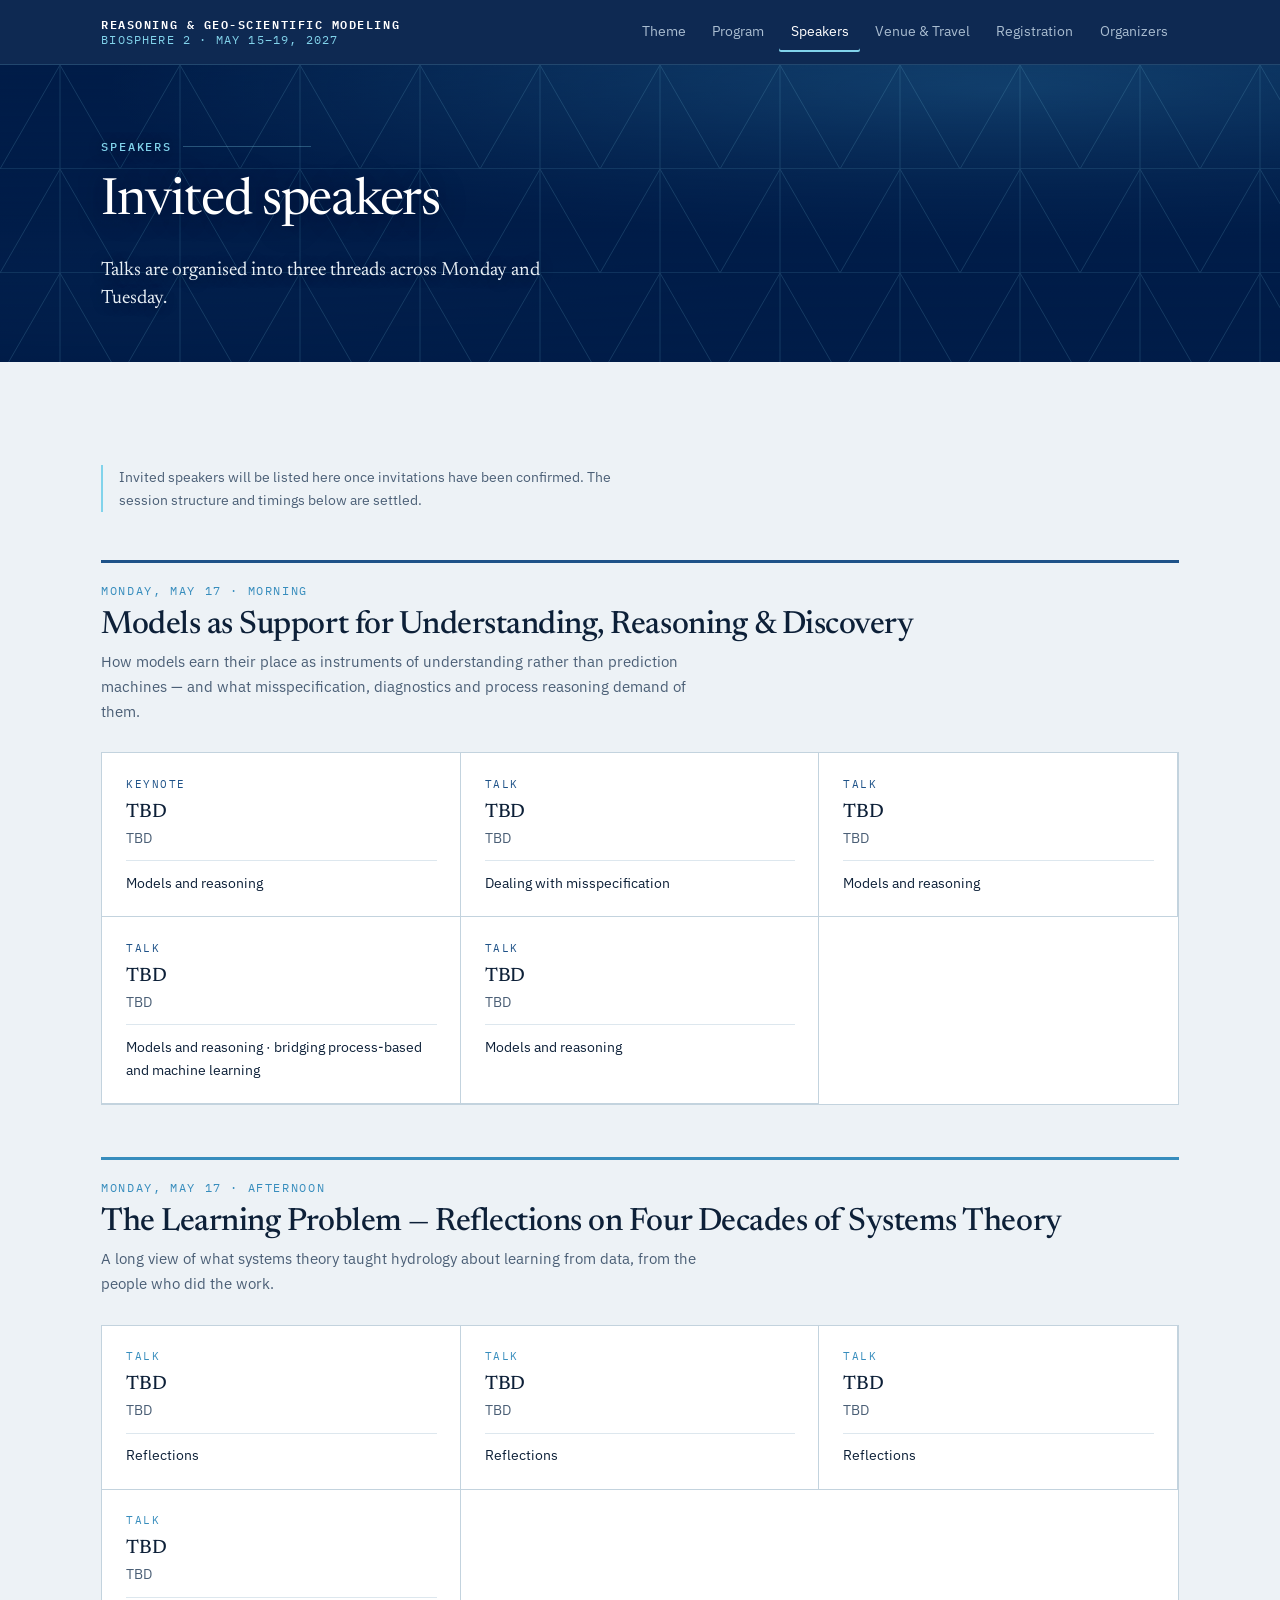
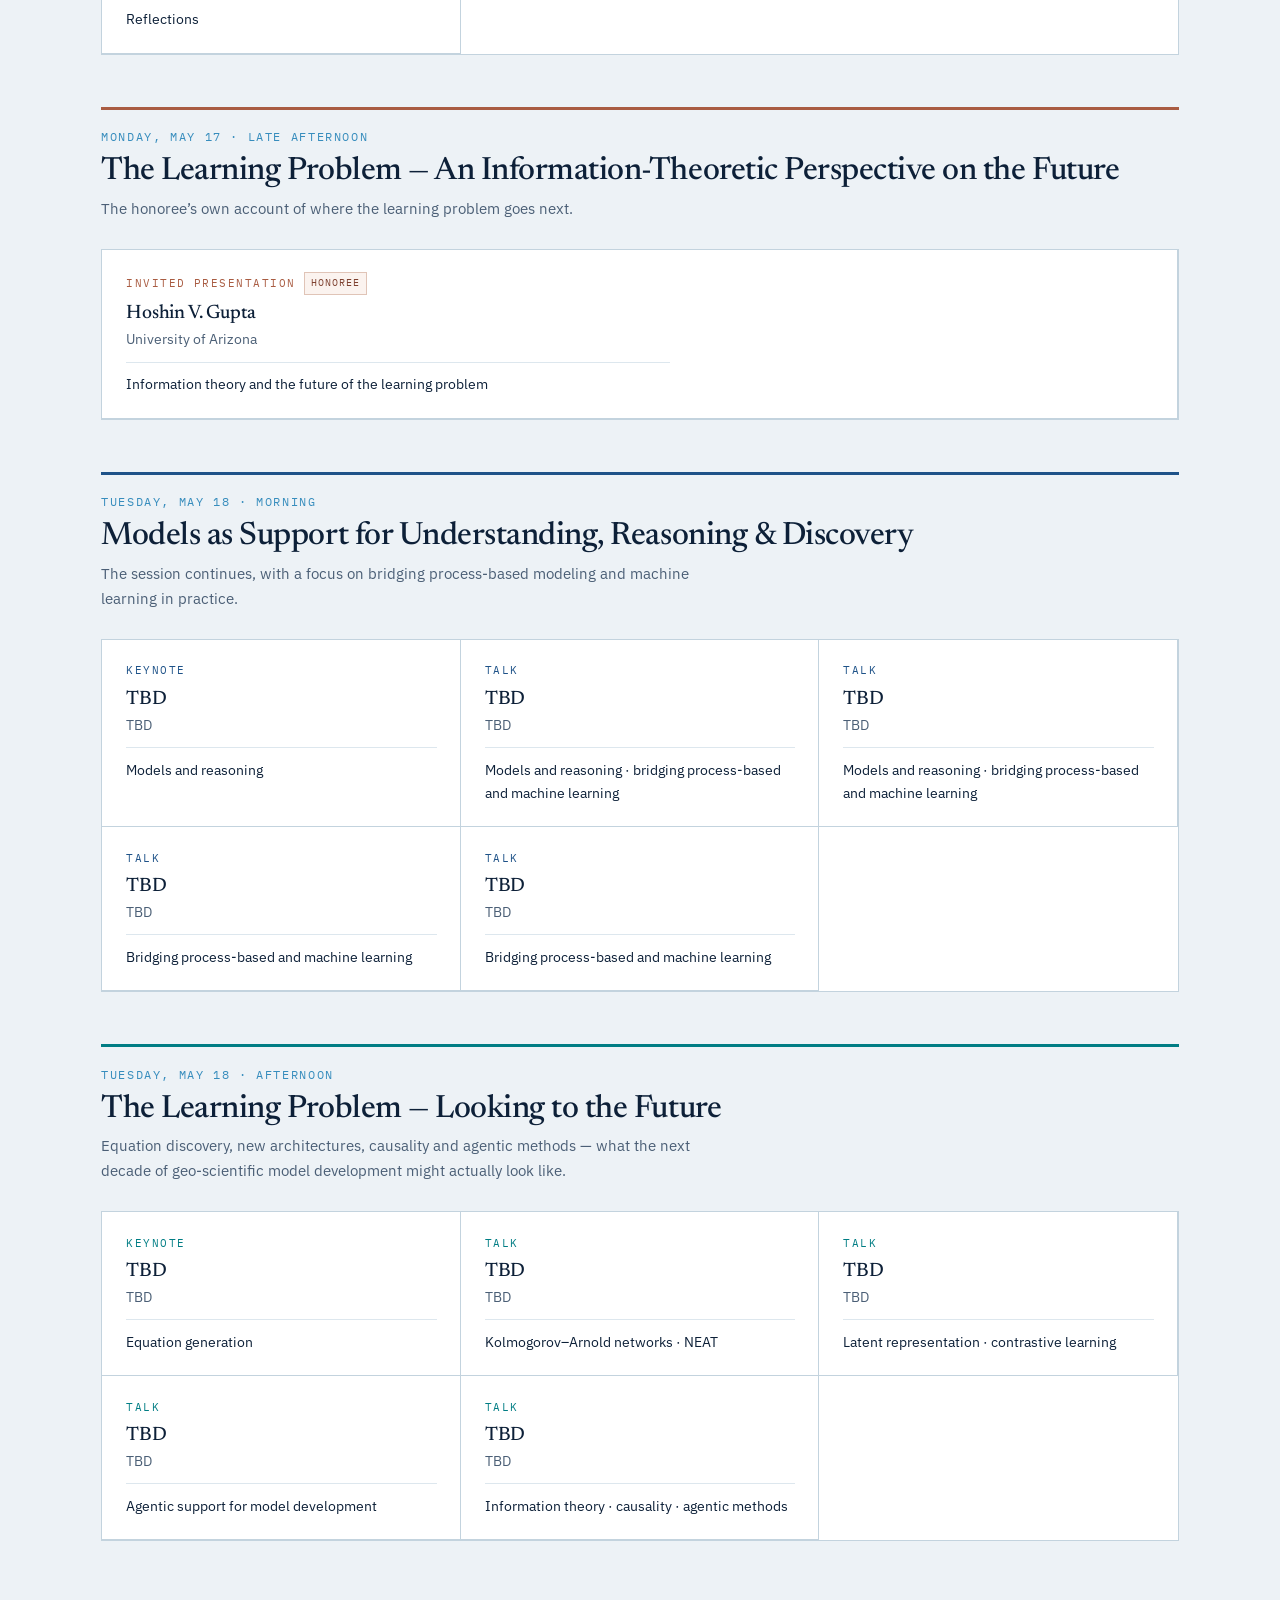
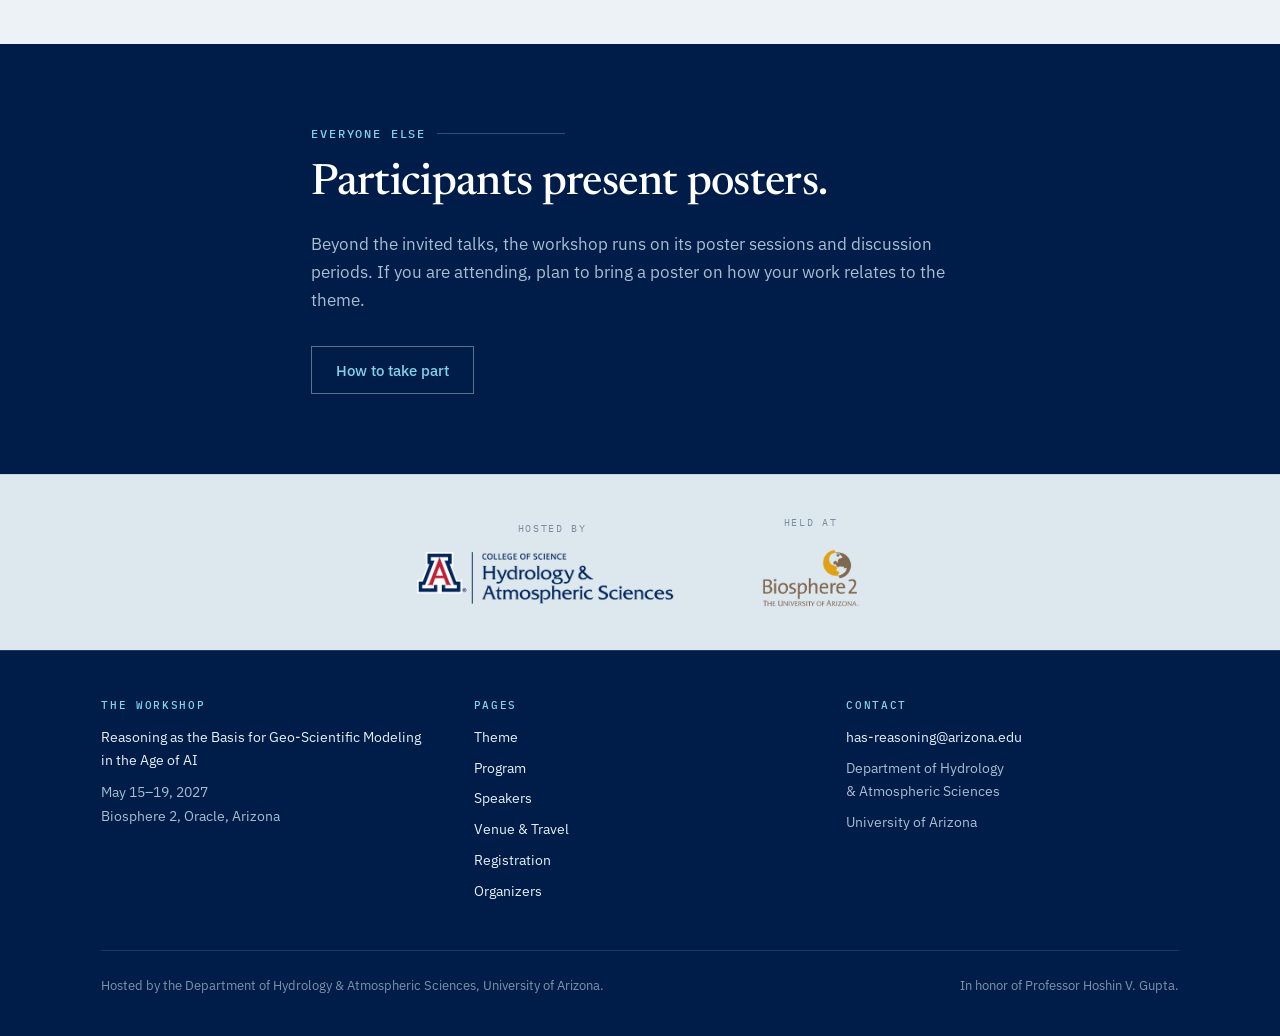
<file: speakers.html>
<!DOCTYPE html>
<html lang="en">
<head>
<meta charset="utf-8">
<meta name="viewport" content="width=device-width, initial-scale=1">
<title>Speakers · Reasoning Workshop 2027</title>
<meta name="description" content="Invited speakers for the 2027 Biosphere 2 workshop on reasoning as the basis for geo-scientific modeling in the age of AI.">
<meta property="og:title" content="Reasoning as the Basis for Geo-Scientific Modeling in the Age of AI">
<meta property="og:description" content="Invited speakers for the 2027 Biosphere 2 workshop on reasoning as the basis for geo-scientific modeling in the age of AI.">
<meta property="og:type" content="website">
<link rel="preconnect" href="https://fonts.googleapis.com">
<link rel="preconnect" href="https://fonts.gstatic.com" crossorigin>
<link href="https://fonts.googleapis.com/css2?family=Newsreader:ital,opsz,wght@0,6..72,300..600;1,6..72,300..500&family=IBM+Plex+Mono:wght@400;500&family=IBM+Plex+Sans:wght@400;500;600&display=swap" rel="stylesheet">
<link rel="stylesheet" href="assets/css/site.css">
<script>document.documentElement.className += " js";</script>
</head>
<body>
<a class="skip" href="#main">Skip to content</a>
  <header class="masthead">
    <div class="wrap masthead__inner">
      <a class="brand" href="index.html">
        <b>Reasoning &amp; Geo-Scientific Modeling</b>
        <span>Biosphere 2 &middot; May 15–19, 2027</span>
      </a>
      <button class="nav-toggle" type="button" aria-expanded="false" aria-controls="primary-nav">Menu</button>
      <nav class="nav" id="primary-nav" aria-label="Primary">
      <a href="theme.html">Theme</a>
      <a href="program.html">Program</a>
      <a href="speakers.html" aria-current="page">Speakers</a>
      <a href="venue.html">Venue &amp; Travel</a>
      <a href="register.html">Registration</a>
      <a href="organizers.html">Organizers</a>
      </nav>
    </div>
  </header>
  <main id="main">
  <section class="hero hero--plain">
    <div class="hero__frame" aria-hidden="true"></div>
    <svg class="hero__truss" aria-hidden="true" focusable="false">
  <defs>
    <pattern id="truss" width="120" height="104" patternUnits="userSpaceOnUse">
      <path d="M0 104 L60 0 L120 104 Z M60 0 L60 104 M0 104 L120 104 M-60 0 L0 104 M120 104 L180 0"
            fill="none" stroke="#81D3EB" stroke-width="1"/>
    </pattern>
  </defs>
  <rect width="100%" height="100%" fill="url(#truss)"/>
</svg>
    <div class="wrap hero__inner" style="padding-block:clamp(3rem,7vw,4.5rem) clamp(2.25rem,5vw,3rem)">
      <p class="eyebrow">Speakers</p>
      <h1 style="font-size:clamp(2rem,4.2vw,3.2rem);max-width:20ch">Invited speakers</h1>
      <p class="hero__sub" style="font-size:clamp(1rem,1.7vw,1.2rem)">Talks are organised into three threads across Monday and Tuesday.</p>
    </div>
  </section>
  <section class="section">
    <div class="wrap">
      <div class="note" style="margin-bottom:3rem">
        Invited speakers will be listed here once invitations have been confirmed. The session
        structure and timings below are settled.
      </div>
    <section class="sess-block s-models reveal">
      <div class="sess-block__head">
        <p class="sess-block__when">Monday, May 17 &middot; Morning</p>
        <h2>Models as Support for Understanding, Reasoning &amp; Discovery</h2>
        <p style="color:var(--ink-soft);font-size:.95rem">How models earn their place as instruments of understanding rather than prediction machines &mdash; and what misspecification, diagnostics and process reasoning demand of them.</p>
      </div>
      <div class="people">
        <article class="person">
          <p class="person__role">Keynote </p>
          <h3 class="person__name">TBD</h3>
          <p class="person__affil">TBD</p>
          <p class="person__topic">Models and reasoning</p>
        </article>
        <article class="person">
          <p class="person__role">Talk </p>
          <h3 class="person__name">TBD</h3>
          <p class="person__affil">TBD</p>
          <p class="person__topic">Dealing with misspecification</p>
        </article>
        <article class="person">
          <p class="person__role">Talk </p>
          <h3 class="person__name">TBD</h3>
          <p class="person__affil">TBD</p>
          <p class="person__topic">Models and reasoning</p>
        </article>
        <article class="person">
          <p class="person__role">Talk </p>
          <h3 class="person__name">TBD</h3>
          <p class="person__affil">TBD</p>
          <p class="person__topic">Models and reasoning &middot; bridging process-based and machine learning</p>
        </article>
        <article class="person">
          <p class="person__role">Talk </p>
          <h3 class="person__name">TBD</h3>
          <p class="person__affil">TBD</p>
          <p class="person__topic">Models and reasoning</p>
        </article>
      </div>
    </section>
    <section class="sess-block s-reflect reveal">
      <div class="sess-block__head">
        <p class="sess-block__when">Monday, May 17 &middot; Afternoon</p>
        <h2>The Learning Problem &mdash; Reflections on Four Decades of Systems Theory</h2>
        <p style="color:var(--ink-soft);font-size:.95rem">A long view of what systems theory taught hydrology about learning from data, from the people who did the work.</p>
      </div>
      <div class="people">
        <article class="person">
          <p class="person__role">Talk </p>
          <h3 class="person__name">TBD</h3>
          <p class="person__affil">TBD</p>
          <p class="person__topic">Reflections</p>
        </article>
        <article class="person">
          <p class="person__role">Talk </p>
          <h3 class="person__name">TBD</h3>
          <p class="person__affil">TBD</p>
          <p class="person__topic">Reflections</p>
        </article>
        <article class="person">
          <p class="person__role">Talk </p>
          <h3 class="person__name">TBD</h3>
          <p class="person__affil">TBD</p>
          <p class="person__topic">Reflections</p>
        </article>
        <article class="person">
          <p class="person__role">Talk </p>
          <h3 class="person__name">TBD</h3>
          <p class="person__affil">TBD</p>
          <p class="person__topic">Reflections</p>
        </article>
      </div>
    </section>
    <section class="sess-block s-hvg reveal">
      <div class="sess-block__head">
        <p class="sess-block__when">Monday, May 17 &middot; Late afternoon</p>
        <h2>The Learning Problem &mdash; An Information-Theoretic Perspective on the Future</h2>
        <p style="color:var(--ink-soft);font-size:.95rem">The honoree&rsquo;s own account of where the learning problem goes next.</p>
      </div>
      <div class="people">
        <article class="person">
          <p class="person__role">Invited presentation <span class="badge badge--invited">Honoree</span></p>
          <h3 class="person__name">Hoshin V. Gupta</h3>
          <p class="person__affil">University of Arizona</p>
          <p class="person__topic">Information theory and the future of the learning problem</p>
        </article>
      </div>
    </section>
    <section class="sess-block s-models reveal">
      <div class="sess-block__head">
        <p class="sess-block__when">Tuesday, May 18 &middot; Morning</p>
        <h2>Models as Support for Understanding, Reasoning &amp; Discovery</h2>
        <p style="color:var(--ink-soft);font-size:.95rem">The session continues, with a focus on bridging process-based modeling and machine learning in practice.</p>
      </div>
      <div class="people">
        <article class="person">
          <p class="person__role">Keynote </p>
          <h3 class="person__name">TBD</h3>
          <p class="person__affil">TBD</p>
          <p class="person__topic">Models and reasoning</p>
        </article>
        <article class="person">
          <p class="person__role">Talk </p>
          <h3 class="person__name">TBD</h3>
          <p class="person__affil">TBD</p>
          <p class="person__topic">Models and reasoning &middot; bridging process-based and machine learning</p>
        </article>
        <article class="person">
          <p class="person__role">Talk </p>
          <h3 class="person__name">TBD</h3>
          <p class="person__affil">TBD</p>
          <p class="person__topic">Models and reasoning &middot; bridging process-based and machine learning</p>
        </article>
        <article class="person">
          <p class="person__role">Talk </p>
          <h3 class="person__name">TBD</h3>
          <p class="person__affil">TBD</p>
          <p class="person__topic">Bridging process-based and machine learning</p>
        </article>
        <article class="person">
          <p class="person__role">Talk </p>
          <h3 class="person__name">TBD</h3>
          <p class="person__affil">TBD</p>
          <p class="person__topic">Bridging process-based and machine learning</p>
        </article>
      </div>
    </section>
    <section class="sess-block s-future reveal">
      <div class="sess-block__head">
        <p class="sess-block__when">Tuesday, May 18 &middot; Afternoon</p>
        <h2>The Learning Problem &mdash; Looking to the Future</h2>
        <p style="color:var(--ink-soft);font-size:.95rem">Equation discovery, new architectures, causality and agentic methods &mdash; what the next decade of geo-scientific model development might actually look like.</p>
      </div>
      <div class="people">
        <article class="person">
          <p class="person__role">Keynote </p>
          <h3 class="person__name">TBD</h3>
          <p class="person__affil">TBD</p>
          <p class="person__topic">Equation generation</p>
        </article>
        <article class="person">
          <p class="person__role">Talk </p>
          <h3 class="person__name">TBD</h3>
          <p class="person__affil">TBD</p>
          <p class="person__topic">Kolmogorov–Arnold networks &middot; NEAT</p>
        </article>
        <article class="person">
          <p class="person__role">Talk </p>
          <h3 class="person__name">TBD</h3>
          <p class="person__affil">TBD</p>
          <p class="person__topic">Latent representation &middot; contrastive learning</p>
        </article>
        <article class="person">
          <p class="person__role">Talk </p>
          <h3 class="person__name">TBD</h3>
          <p class="person__affil">TBD</p>
          <p class="person__topic">Agentic support for model development</p>
        </article>
        <article class="person">
          <p class="person__role">Talk </p>
          <h3 class="person__name">TBD</h3>
          <p class="person__affil">TBD</p>
          <p class="person__topic">Information theory &middot; causality &middot; agentic methods</p>
        </article>
      </div>
    </section>
    </div>
  </section>

  <section class="cta">
    <div class="wrap wrap--narrow">
      <p class="eyebrow">Everyone else</p>
      <h2>Participants present posters.</h2>
      <p>Beyond the invited talks, the workshop runs on its poster sessions and discussion
      periods. If you are attending, plan to bring a poster on how your work relates to the theme.</p>
      <div class="btn-row"><a class="btn btn--ghost" href="register.html">How to take part</a></div>
    </div>
  </section>
  </main>
  <section class="hosts">
    <div class="wrap hosts__inner">
      <div class="hosts__item">
        <p class="hosts__k">Hosted by</p>
        <img class="hosts__has" src="assets/img/has-lockup.png" width="1216" height="235"
             loading="lazy" decoding="async"
             alt="University of Arizona College of Science, Department of Hydrology and Atmospheric Sciences.">
      </div>
      <div class="hosts__item">
        <p class="hosts__k">Held at</p>
        <img class="hosts__b2" src="assets/img/b2-logo.png" width="273" height="168"
             loading="lazy" decoding="async" alt="Biosphere 2, The University of Arizona.">
      </div>
    </div>
  </section>
  <footer class="foot">
    <div class="wrap">
      <div class="foot__grid">
        <div>
          <h4>The workshop</h4>
          <p style="color:var(--on-dark);margin:0 0 .5rem">Reasoning as the Basis for Geo-Scientific Modeling in the Age of AI</p>
          <p style="margin:0">May 15–19, 2027<br>Biosphere 2, Oracle, Arizona</p>
        </div>
        <div>
          <h4>Pages</h4>
          <ul><li><a href="theme.html">Theme</a></li><li><a href="program.html">Program</a></li><li><a href="speakers.html">Speakers</a></li><li><a href="venue.html">Venue &amp; Travel</a></li><li><a href="register.html">Registration</a></li><li><a href="organizers.html">Organizers</a></li></ul>
        </div>
        <div>
          <h4>Contact</h4>
          <ul>
            <li><a href="mailto:has-reasoning@arizona.edu">has-reasoning@arizona.edu</a></li>
            <li>Department of Hydrology<br>&amp; Atmospheric Sciences</li>
            <li>University of Arizona</li>
          </ul>
        </div>
      </div>
      <div class="foot__base">
        <p>Hosted by the Department of Hydrology &amp; Atmospheric Sciences, University of Arizona.</p>
        <p>In honor of Professor Hoshin V. Gupta.</p>
      </div>
    </div>
  </footer>
  <script src="assets/js/site.js"></script>
</body>
</html>
</file>
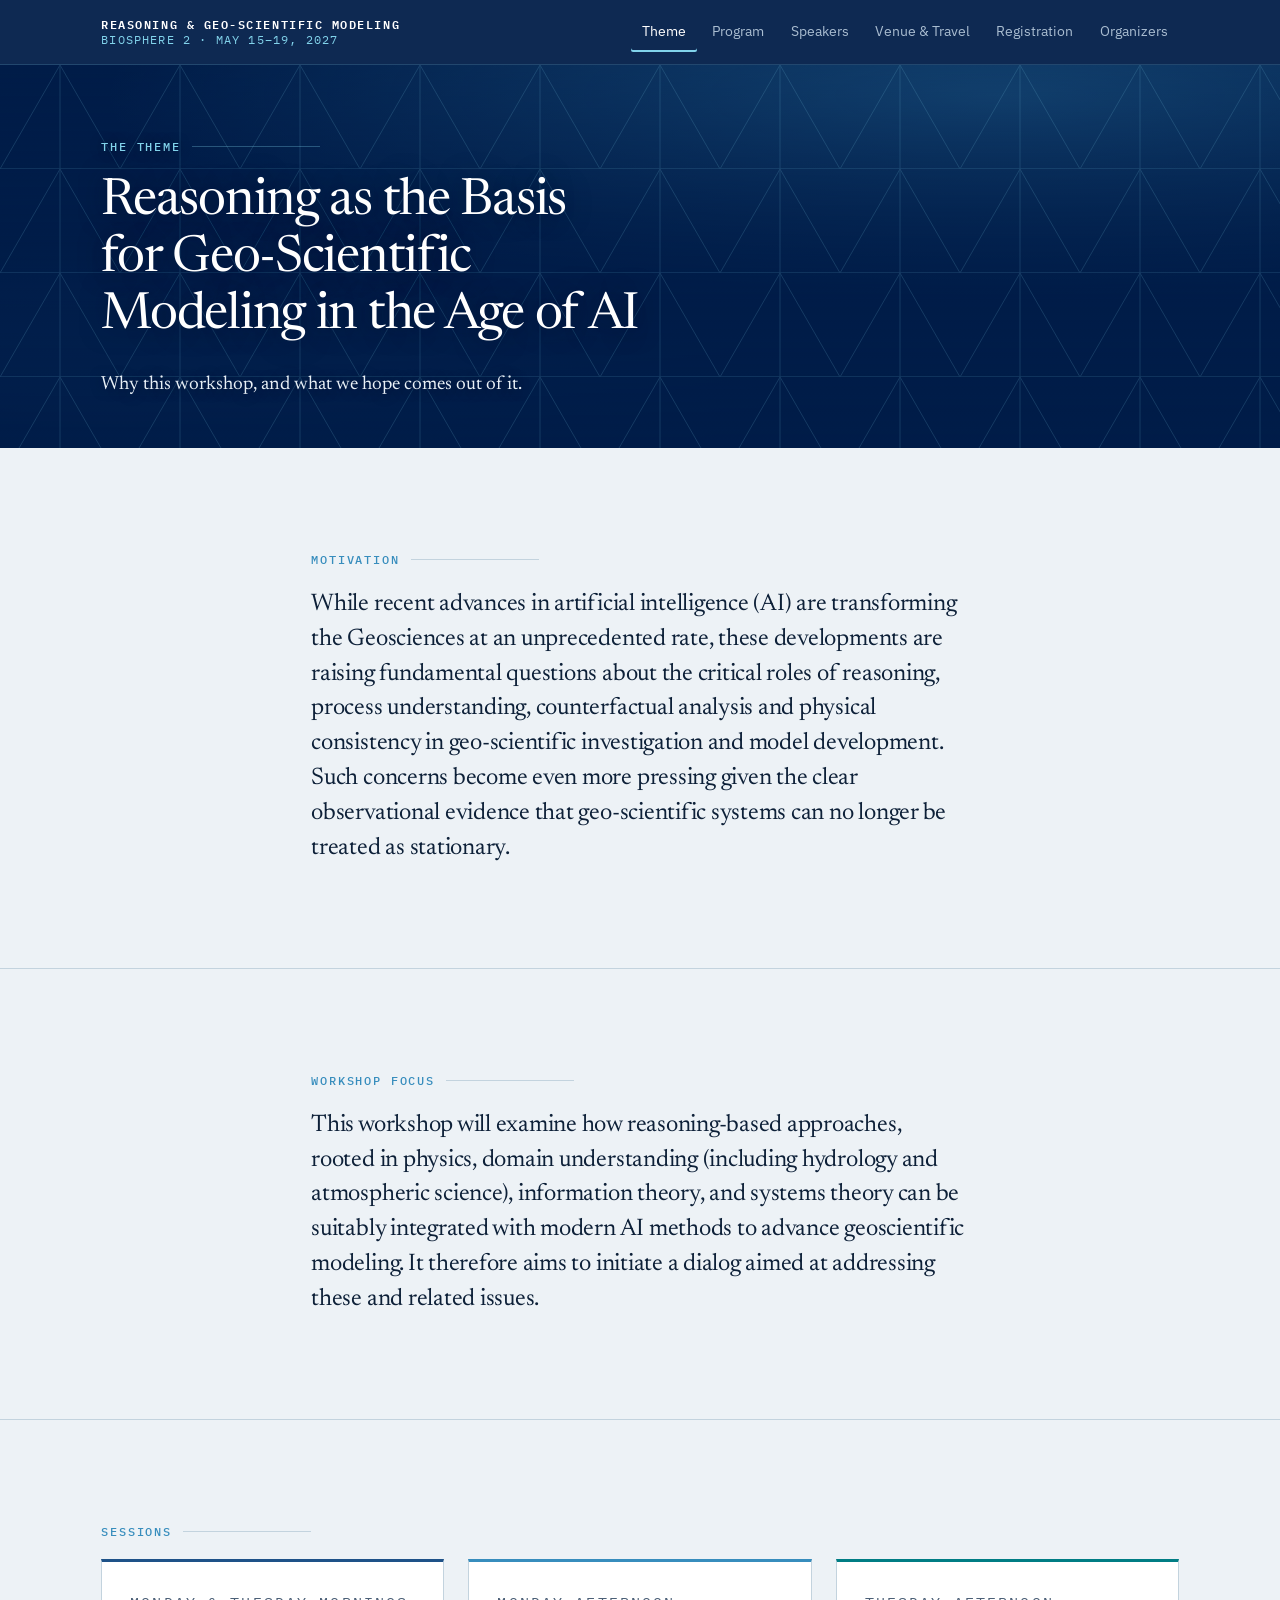
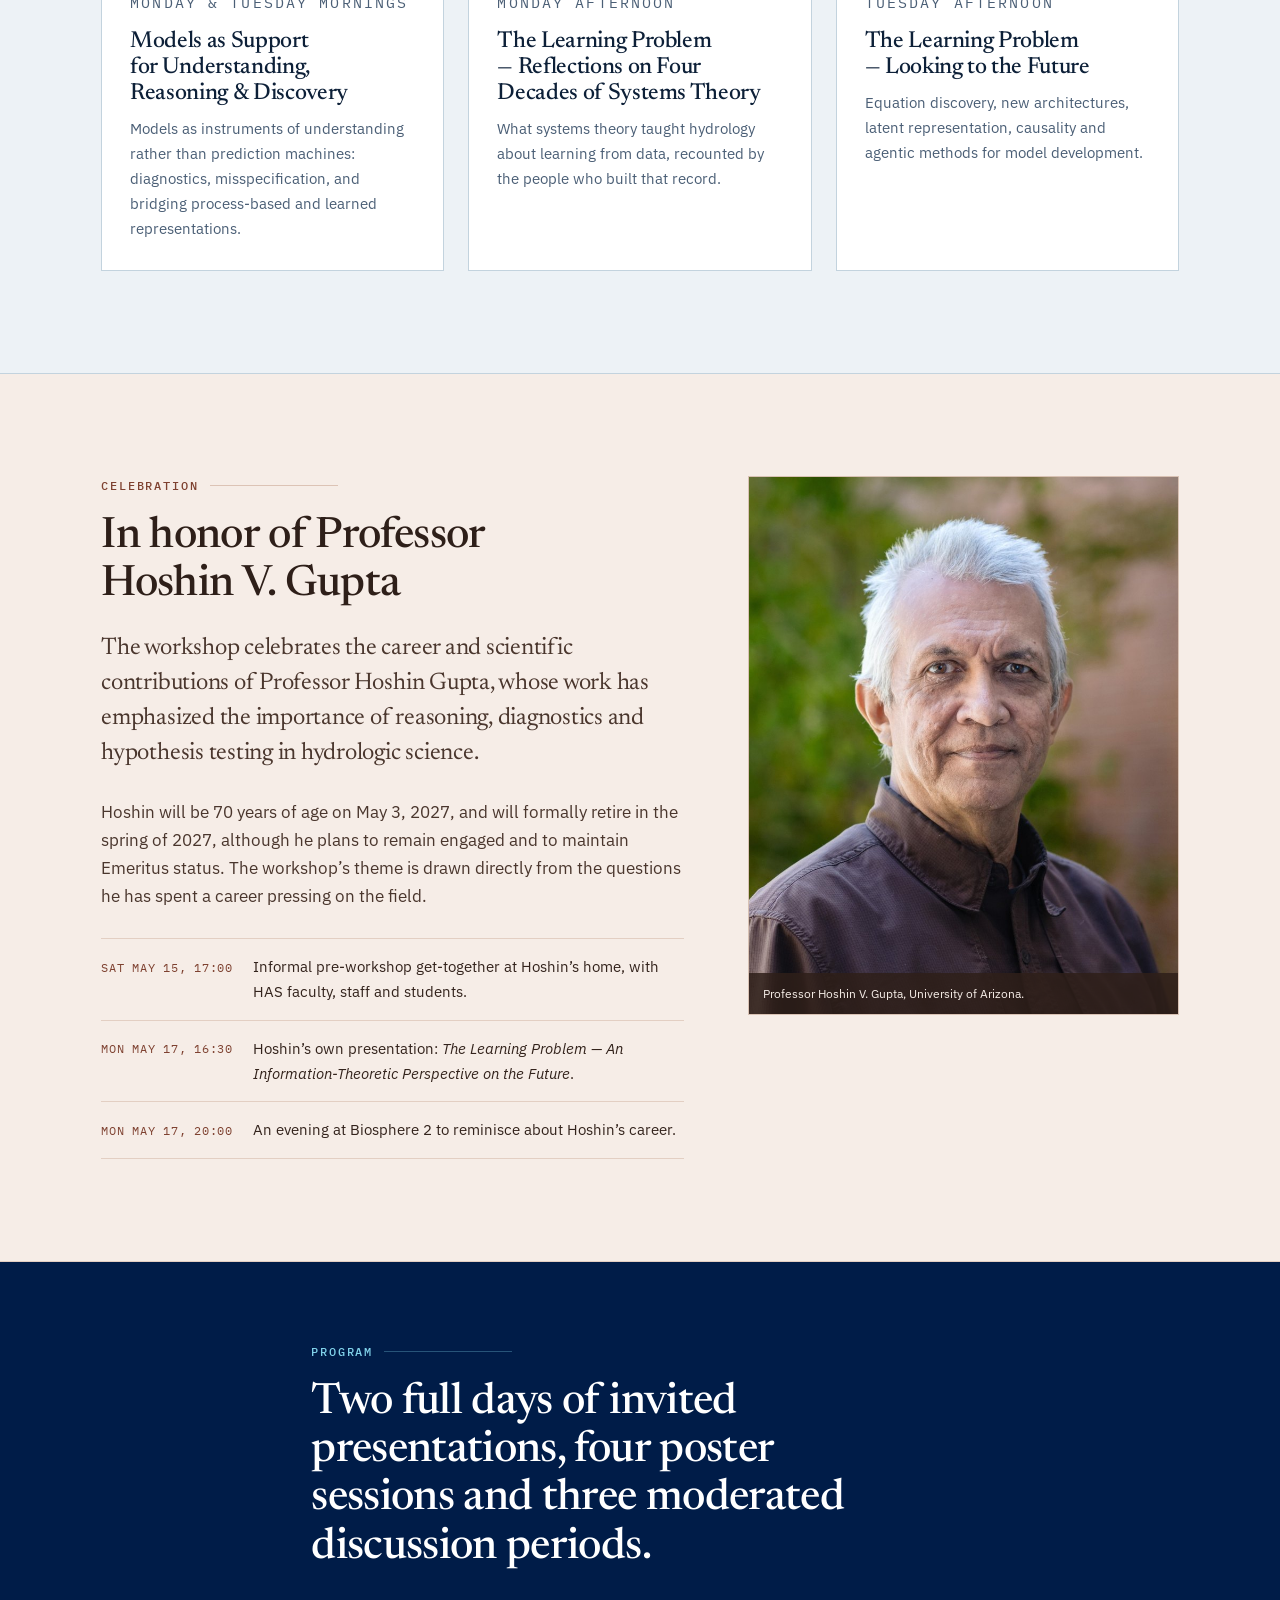
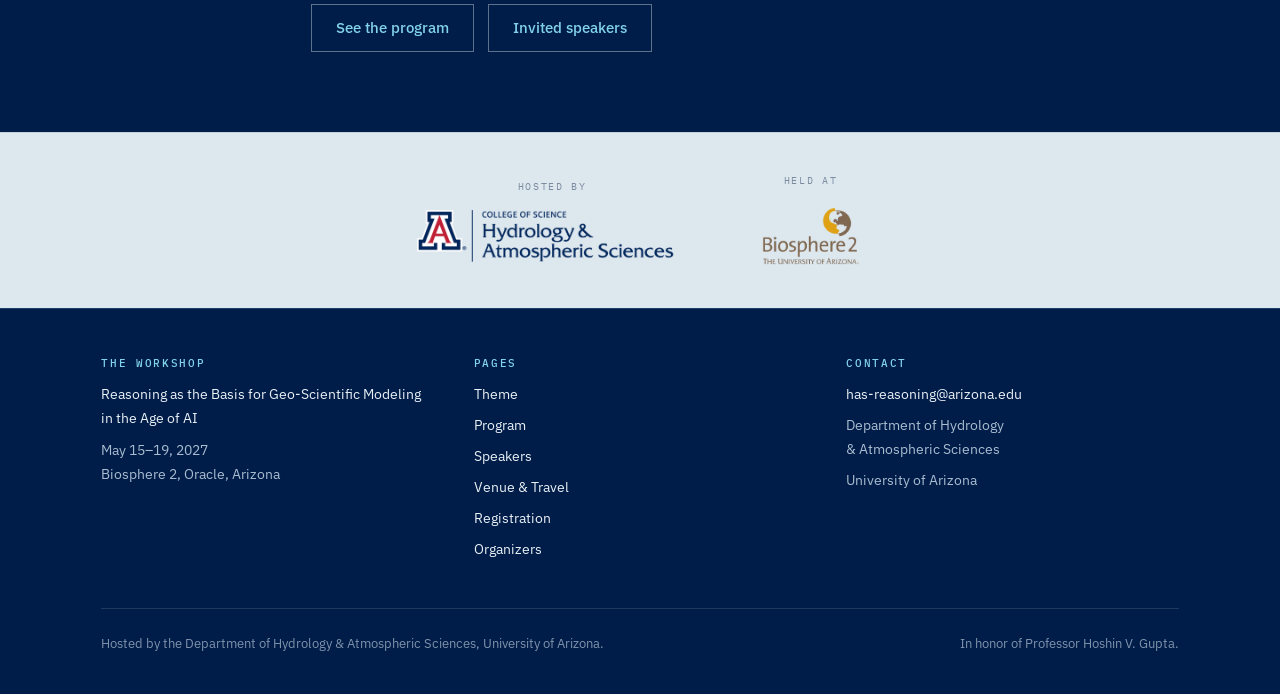
<file: theme.html>
<!DOCTYPE html>
<html lang="en">
<head>
<meta charset="utf-8">
<meta name="viewport" content="width=device-width, initial-scale=1">
<title>Theme · Reasoning Workshop 2027</title>
<meta name="description" content="Motivation, focus and sessions for the 2027 Biosphere 2 workshop on reasoning as the basis for geo-scientific modeling in the age of AI.">
<meta property="og:title" content="Reasoning as the Basis for Geo-Scientific Modeling in the Age of AI">
<meta property="og:description" content="Motivation, focus and sessions for the 2027 Biosphere 2 workshop on reasoning as the basis for geo-scientific modeling in the age of AI.">
<meta property="og:type" content="website">
<link rel="preconnect" href="https://fonts.googleapis.com">
<link rel="preconnect" href="https://fonts.gstatic.com" crossorigin>
<link href="https://fonts.googleapis.com/css2?family=Newsreader:ital,opsz,wght@0,6..72,300..600;1,6..72,300..500&family=IBM+Plex+Mono:wght@400;500&family=IBM+Plex+Sans:wght@400;500;600&display=swap" rel="stylesheet">
<link rel="stylesheet" href="assets/css/site.css">
<script>document.documentElement.className += " js";</script>
</head>
<body>
<a class="skip" href="#main">Skip to content</a>
  <header class="masthead">
    <div class="wrap masthead__inner">
      <a class="brand" href="index.html">
        <b>Reasoning &amp; Geo-Scientific Modeling</b>
        <span>Biosphere 2 &middot; May 15–19, 2027</span>
      </a>
      <button class="nav-toggle" type="button" aria-expanded="false" aria-controls="primary-nav">Menu</button>
      <nav class="nav" id="primary-nav" aria-label="Primary">
      <a href="theme.html" aria-current="page">Theme</a>
      <a href="program.html">Program</a>
      <a href="speakers.html">Speakers</a>
      <a href="venue.html">Venue &amp; Travel</a>
      <a href="register.html">Registration</a>
      <a href="organizers.html">Organizers</a>
      </nav>
    </div>
  </header>
  <main id="main">
  <section class="hero hero--plain">
    <div class="hero__frame" aria-hidden="true"></div>
    <svg class="hero__truss" aria-hidden="true" focusable="false">
  <defs>
    <pattern id="truss" width="120" height="104" patternUnits="userSpaceOnUse">
      <path d="M0 104 L60 0 L120 104 Z M60 0 L60 104 M0 104 L120 104 M-60 0 L0 104 M120 104 L180 0"
            fill="none" stroke="#81D3EB" stroke-width="1"/>
    </pattern>
  </defs>
  <rect width="100%" height="100%" fill="url(#truss)"/>
</svg>
    <div class="wrap hero__inner" style="padding-block:clamp(3rem,7vw,4.5rem) clamp(2.25rem,5vw,3rem)">
      <p class="eyebrow">The theme</p>
      <h1 style="font-size:clamp(2rem,4.2vw,3.2rem);max-width:20ch">Reasoning as the Basis for Geo-Scientific Modeling in the Age of AI</h1>
      <p class="hero__sub" style="font-size:clamp(1rem,1.7vw,1.2rem)">Why this workshop, and what we hope comes out of it.</p>
    </div>
  </section>
  <section class="section">
    <div class="wrap wrap--narrow">
      <p class="eyebrow">Motivation</p>
      <p class="lede">While recent advances in artificial intelligence (AI) are transforming the
      Geosciences at an unprecedented rate, these developments are raising fundamental questions
      about the critical roles of reasoning, process understanding, counterfactual analysis and
      physical consistency in geo-scientific investigation and model development. Such concerns
      become even more pressing given the clear observational evidence that geo-scientific systems
      can no longer be treated as stationary.</p>
    </div>
  </section>

  <section class="section">
    <div class="wrap wrap--narrow">
      <p class="eyebrow">Workshop focus</p>
      <p class="lede">This workshop will examine how reasoning-based approaches, rooted in physics,
      domain understanding (including hydrology and atmospheric science), information theory, and
      systems theory can be suitably integrated with modern AI methods to advance geoscientific
      modeling. It therefore aims to initiate a dialog aimed at addressing these and related
      issues.</p>
    </div>
  </section>

  <section class="section">
    <div class="wrap">
      <p class="eyebrow">Sessions</p>
      <div class="grid grid--3">
        <article class="card session-key s-models reveal">
          <p class="card__tag">Monday &amp; Tuesday mornings</p>
          <h3>Models as Support for Understanding, Reasoning &amp; Discovery</h3>
          <p>Models as instruments of understanding rather than prediction machines: diagnostics,
          misspecification, and bridging process-based and learned representations.</p>
        </article>
        <article class="card session-key s-reflect reveal" data-delay="90">
          <p class="card__tag">Monday afternoon</p>
          <h3>The Learning Problem &mdash; Reflections on Four Decades of Systems Theory</h3>
          <p>What systems theory taught hydrology about learning from data, recounted by
          the people who built that record.</p>
        </article>
        <article class="card session-key s-future reveal" data-delay="180">
          <p class="card__tag">Tuesday afternoon</p>
          <h3>The Learning Problem &mdash; Looking to the Future</h3>
          <p>Equation discovery, new architectures, latent representation, causality and
          agentic methods for model development.</p>
        </article>
      </div>
    </div>
  </section>

  <section class="section honor">
    <div class="wrap">
      <div class="honor__layout">
        <div>
          <p class="eyebrow">Celebration</p>
          <h2>In honor of Professor Hoshin V. Gupta</h2>
          <p class="lede">The workshop celebrates the career and scientific contributions of
          Professor Hoshin Gupta, whose work has emphasized the importance of reasoning,
          diagnostics and hypothesis testing in hydrologic science.</p>
          <p>Hoshin will be 70 years of age on May 3, 2027, and will formally retire in the
          spring of 2027, although he plans to remain engaged and to maintain Emeritus status.
          The workshop&rsquo;s theme is drawn directly from the questions he has spent a career
          pressing on the field.</p>
          <ul class="honor__events">
            <li>
              <time datetime="2027-05-15T17:00">Sat May 15, 17:00</time>
              <span>Informal pre-workshop get-together at Hoshin&rsquo;s home, with HAS faculty,
              staff and students.</span>
            </li>
            <li>
              <time datetime="2027-05-17T16:30">Mon May 17, 16:30</time>
              <span>Hoshin&rsquo;s own presentation: <em>The Learning Problem &mdash; An
              Information-Theoretic Perspective on the Future</em>.</span>
            </li>
            <li>
              <time datetime="2027-05-17T20:00">Mon May 17, 20:00</time>
              <span>An evening at Biosphere 2 to reminisce about Hoshin&rsquo;s career.</span>
            </li>
          </ul>
        </div>
        <figure class="portrait">
          <img src="assets/img/hoshin.jpg" width="900" height="1009" loading="lazy" decoding="async"
               alt="Portrait of Hoshin V. Gupta.">
          <figcaption>Professor Hoshin V. Gupta, University of Arizona.</figcaption>
        </figure>
      </div>
    </div>
  </section>

  <section class="cta">
    <div class="wrap wrap--narrow">
      <p class="eyebrow">Program</p>
      <h2>Two full days of invited presentations, four poster sessions and three
      moderated discussion periods.</h2>
      <div class="btn-row">
        <a class="btn btn--ghost" href="program.html">See the program</a>
        <a class="btn btn--ghost" href="speakers.html">Invited speakers</a>
      </div>
    </div>
  </section>
  </main>
  <section class="hosts">
    <div class="wrap hosts__inner">
      <div class="hosts__item">
        <p class="hosts__k">Hosted by</p>
        <img class="hosts__has" src="assets/img/has-lockup.png" width="1216" height="235"
             loading="lazy" decoding="async"
             alt="University of Arizona College of Science, Department of Hydrology and Atmospheric Sciences.">
      </div>
      <div class="hosts__item">
        <p class="hosts__k">Held at</p>
        <img class="hosts__b2" src="assets/img/b2-logo.png" width="273" height="168"
             loading="lazy" decoding="async" alt="Biosphere 2, The University of Arizona.">
      </div>
    </div>
  </section>
  <footer class="foot">
    <div class="wrap">
      <div class="foot__grid">
        <div>
          <h4>The workshop</h4>
          <p style="color:var(--on-dark);margin:0 0 .5rem">Reasoning as the Basis for Geo-Scientific Modeling in the Age of AI</p>
          <p style="margin:0">May 15–19, 2027<br>Biosphere 2, Oracle, Arizona</p>
        </div>
        <div>
          <h4>Pages</h4>
          <ul><li><a href="theme.html">Theme</a></li><li><a href="program.html">Program</a></li><li><a href="speakers.html">Speakers</a></li><li><a href="venue.html">Venue &amp; Travel</a></li><li><a href="register.html">Registration</a></li><li><a href="organizers.html">Organizers</a></li></ul>
        </div>
        <div>
          <h4>Contact</h4>
          <ul>
            <li><a href="mailto:has-reasoning@arizona.edu">has-reasoning@arizona.edu</a></li>
            <li>Department of Hydrology<br>&amp; Atmospheric Sciences</li>
            <li>University of Arizona</li>
          </ul>
        </div>
      </div>
      <div class="foot__base">
        <p>Hosted by the Department of Hydrology &amp; Atmospheric Sciences, University of Arizona.</p>
        <p>In honor of Professor Hoshin V. Gupta.</p>
      </div>
    </div>
  </footer>
  <script src="assets/js/site.js"></script>
</body>
</html>
</file>
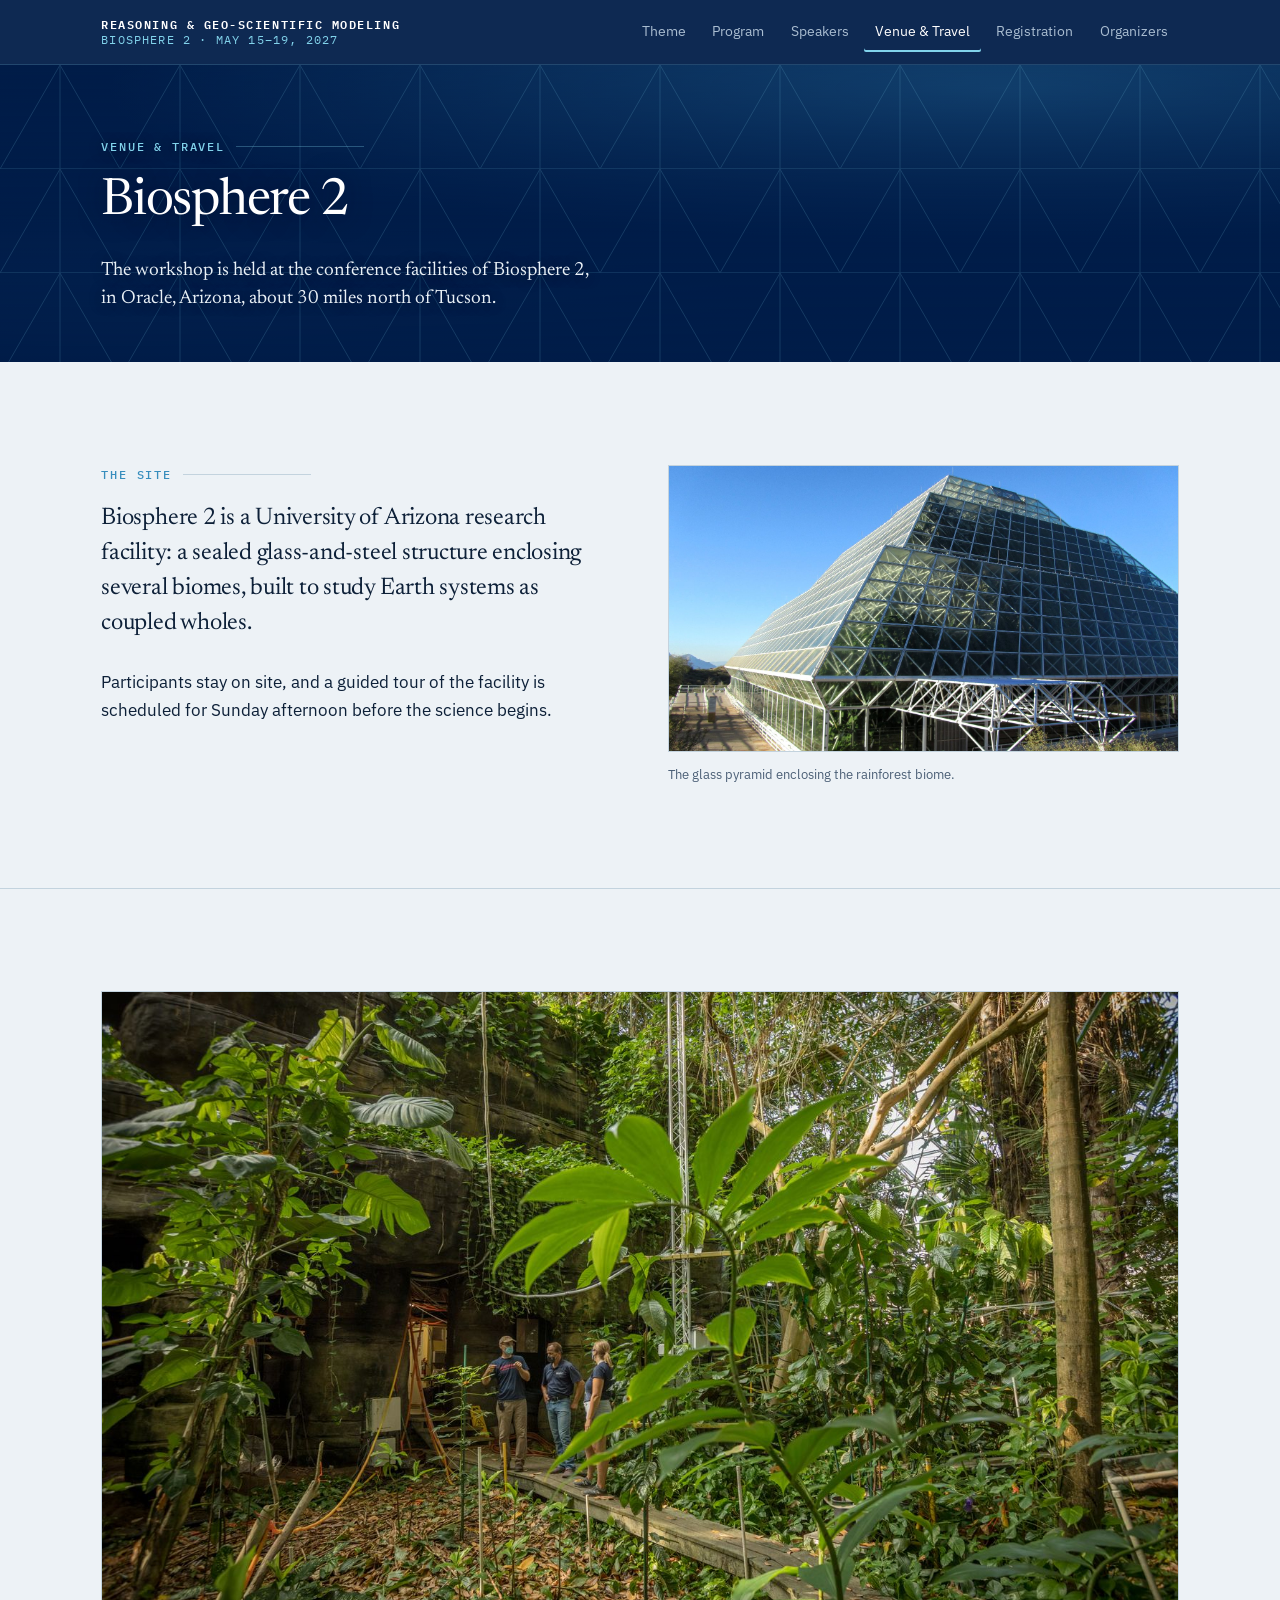
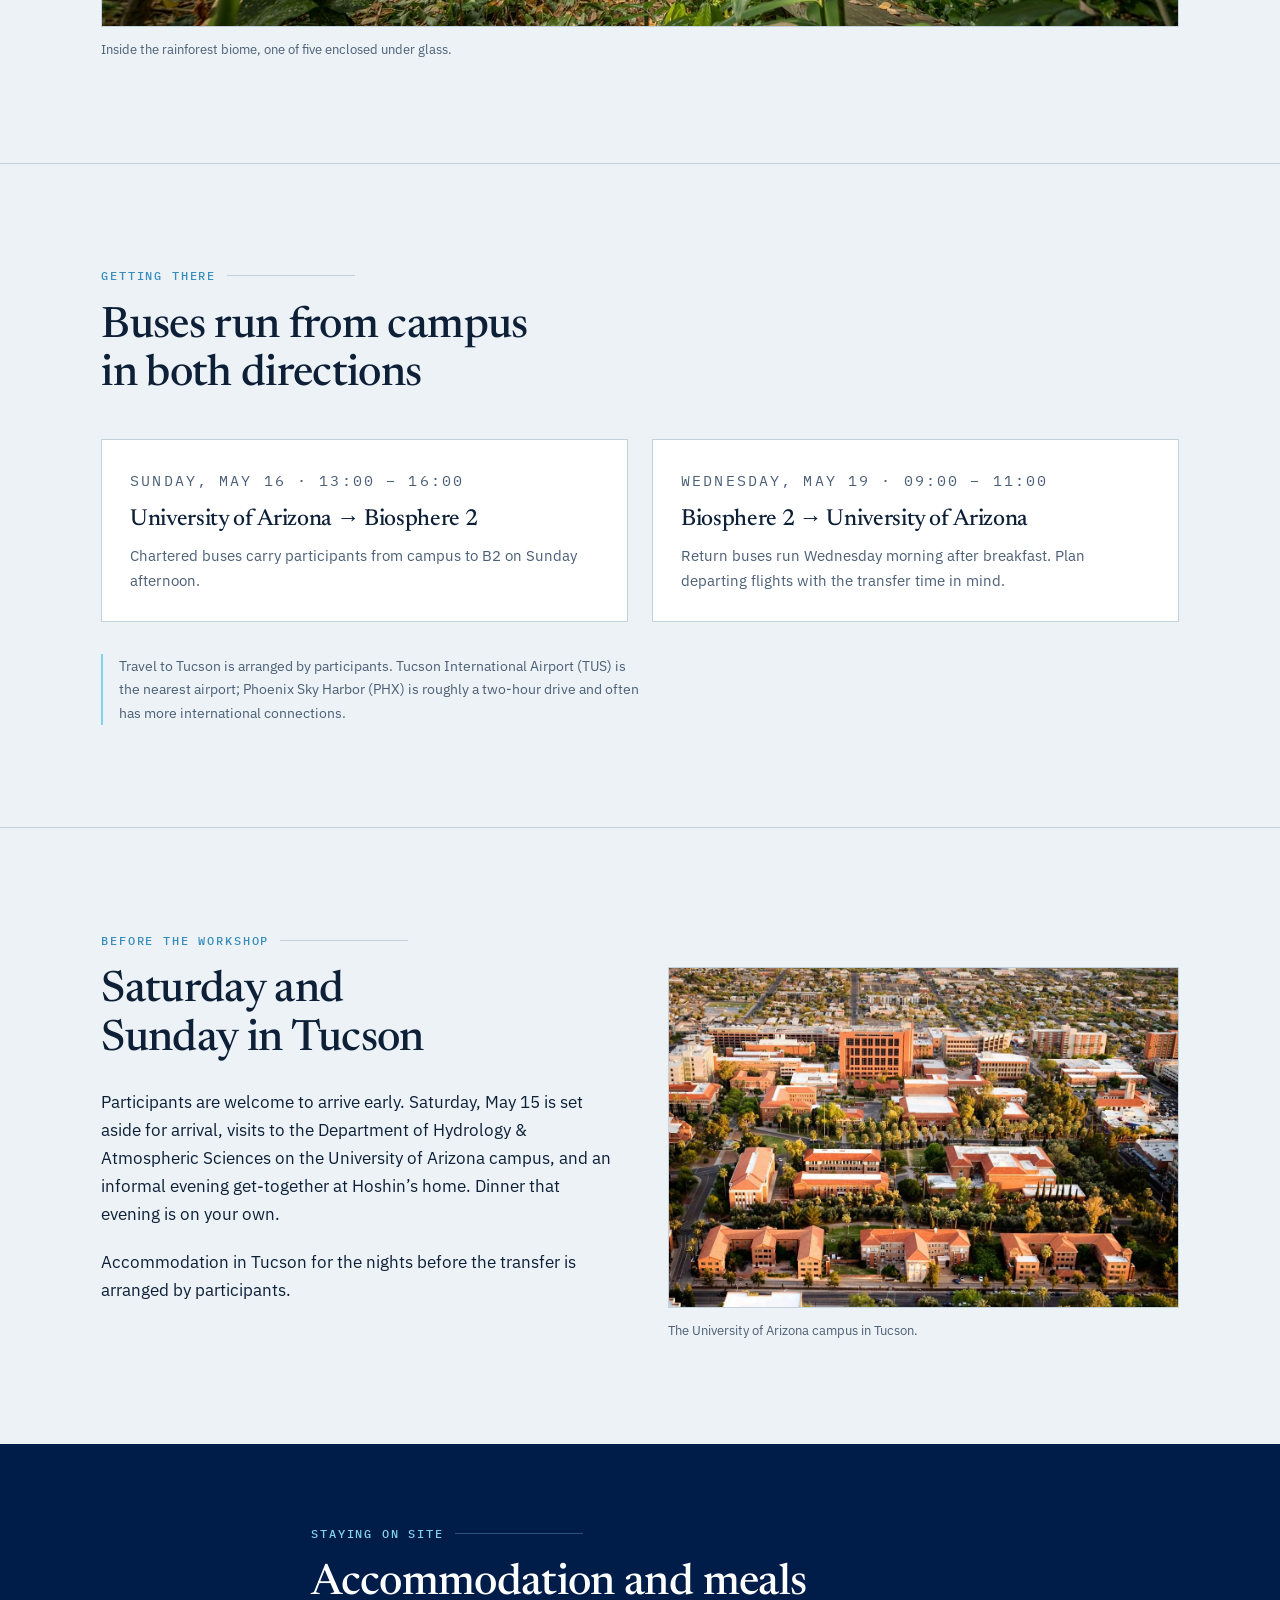
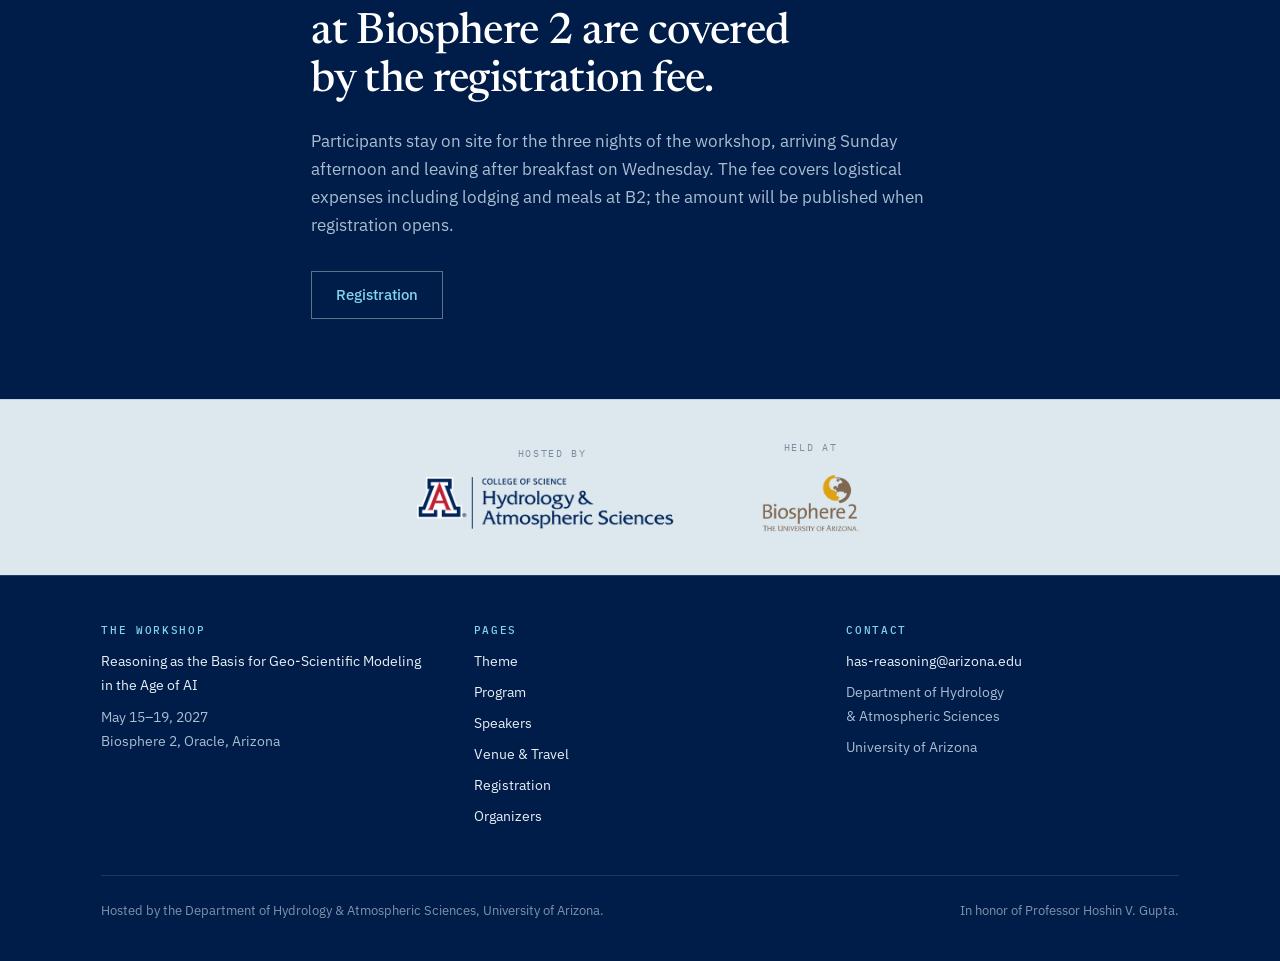
<file: venue.html>
<!DOCTYPE html>
<html lang="en">
<head>
<meta charset="utf-8">
<meta name="viewport" content="width=device-width, initial-scale=1">
<title>Venue &amp; travel · Reasoning Workshop 2027</title>
<meta name="description" content="Biosphere 2 venue information, bus transfers from the University of Arizona, and travel guidance for the May 2027 workshop.">
<meta property="og:title" content="Reasoning as the Basis for Geo-Scientific Modeling in the Age of AI">
<meta property="og:description" content="Biosphere 2 venue information, bus transfers from the University of Arizona, and travel guidance for the May 2027 workshop.">
<meta property="og:type" content="website">
<link rel="preconnect" href="https://fonts.googleapis.com">
<link rel="preconnect" href="https://fonts.gstatic.com" crossorigin>
<link href="https://fonts.googleapis.com/css2?family=Newsreader:ital,opsz,wght@0,6..72,300..600;1,6..72,300..500&family=IBM+Plex+Mono:wght@400;500&family=IBM+Plex+Sans:wght@400;500;600&display=swap" rel="stylesheet">
<link rel="stylesheet" href="assets/css/site.css">
<script>document.documentElement.className += " js";</script>
</head>
<body>
<a class="skip" href="#main">Skip to content</a>
  <header class="masthead">
    <div class="wrap masthead__inner">
      <a class="brand" href="index.html">
        <b>Reasoning &amp; Geo-Scientific Modeling</b>
        <span>Biosphere 2 &middot; May 15–19, 2027</span>
      </a>
      <button class="nav-toggle" type="button" aria-expanded="false" aria-controls="primary-nav">Menu</button>
      <nav class="nav" id="primary-nav" aria-label="Primary">
      <a href="theme.html">Theme</a>
      <a href="program.html">Program</a>
      <a href="speakers.html">Speakers</a>
      <a href="venue.html" aria-current="page">Venue &amp; Travel</a>
      <a href="register.html">Registration</a>
      <a href="organizers.html">Organizers</a>
      </nav>
    </div>
  </header>
  <main id="main">
  <section class="hero hero--plain">
    <div class="hero__frame" aria-hidden="true"></div>
    <svg class="hero__truss" aria-hidden="true" focusable="false">
  <defs>
    <pattern id="truss" width="120" height="104" patternUnits="userSpaceOnUse">
      <path d="M0 104 L60 0 L120 104 Z M60 0 L60 104 M0 104 L120 104 M-60 0 L0 104 M120 104 L180 0"
            fill="none" stroke="#81D3EB" stroke-width="1"/>
    </pattern>
  </defs>
  <rect width="100%" height="100%" fill="url(#truss)"/>
</svg>
    <div class="wrap hero__inner" style="padding-block:clamp(3rem,7vw,4.5rem) clamp(2.25rem,5vw,3rem)">
      <p class="eyebrow">Venue &amp; travel</p>
      <h1 style="font-size:clamp(2rem,4.2vw,3.2rem);max-width:20ch">Biosphere 2</h1>
      <p class="hero__sub" style="font-size:clamp(1rem,1.7vw,1.2rem)">The workshop is held at the conference facilities of Biosphere 2, in Oracle, Arizona, about 30 miles north of Tucson.</p>
    </div>
  </section>
  <section class="section">
    <div class="wrap">
      <div class="grid grid--2" style="gap:clamp(2rem,5vw,3.5rem);align-items:start">
        <div>
          <p class="eyebrow">The site</p>
          <p class="lede">Biosphere 2 is a University of Arizona research facility: a sealed
          glass-and-steel structure enclosing several biomes, built to study Earth systems as
          coupled wholes.</p>
          <p>Participants stay on site, and a guided tour of the facility is scheduled for
          Sunday afternoon before the science begins.</p>
        </div>
        <figure>
          <div class="figure-ph">
            <img src="assets/img/biosphere2.jpg" width="1600" height="900" loading="lazy" decoding="async"
                 alt="The stepped glass pyramid of the Biosphere 2 rainforest biome seen from below against a clear blue sky, its white space-frame truss visible through the glazing.">
          </div>
          <figcaption>The glass pyramid enclosing the rainforest biome.</figcaption>
        </figure>
      </div>
    </div>
  </section>

  <section class="section">
    <div class="wrap">
      <figure class="reveal">
        <div class="figure-ph" style="aspect-ratio:1500/885">
          <img src="assets/img/b2-interior.jpg" width="1500" height="885" loading="lazy" decoding="async"
               alt="Inside the Biosphere 2 rainforest biome: dense tropical vegetation under the glass roof, with three people on a walkway for scale.">
        </div>
        <figcaption>Inside the rainforest biome, one of five enclosed under glass.</figcaption>
      </figure>
    </div>
  </section>

  <section class="section">
    <div class="wrap">
      <p class="eyebrow">Getting there</p>
      <h2 style="max-width:18ch">Buses run from campus in both directions</h2>
      <div class="grid grid--2" style="margin-top:2.5rem">
        <article class="card">
          <p class="card__tag">Sunday, May 16 &middot; 13:00 – 16:00</p>
          <h3>University of Arizona &rarr; Biosphere 2</h3>
          <p>Chartered buses carry participants from campus to B2 on Sunday afternoon.</p>
        </article>
        <article class="card">
          <p class="card__tag">Wednesday, May 19 &middot; 09:00 – 11:00</p>
          <h3>Biosphere 2 &rarr; University of Arizona</h3>
          <p>Return buses run Wednesday morning after breakfast. Plan departing flights with
          the transfer time in mind.</p>
        </article>
      </div>
      <div class="note" style="margin-top:2rem">
        Travel to Tucson is arranged by participants. Tucson International Airport (TUS) is the
        nearest airport; Phoenix Sky Harbor (PHX) is roughly a two-hour drive and often has more
        international connections.
      </div>
    </div>
  </section>

  <section class="section">
    <div class="wrap">
      <p class="eyebrow">Before the workshop</p>
      <div class="grid grid--2" style="gap:clamp(2rem,5vw,3.5rem);align-items:start">
        <figure style="order:2">
          <div class="figure-ph figure-ph--tall">
            <img src="assets/img/campus-aerial.jpg" width="1200" height="798" loading="lazy" decoding="async"
                 alt="Aerial view of the University of Arizona campus at golden hour, red-brick buildings among palms.">
          </div>
          <figcaption>The University of Arizona campus in Tucson.</figcaption>
        </figure>
        <div style="order:1">
          <h2 style="max-width:20ch">Saturday and Sunday in Tucson</h2>
          <p style="margin-top:1.5rem">Participants are welcome to arrive early. Saturday, May 15 is
          set aside for arrival, visits to the Department of Hydrology &amp; Atmospheric Sciences on
          the University of Arizona campus, and an informal evening get-together at Hoshin&rsquo;s home.
          Dinner that evening is on your own.</p>
          <p>Accommodation in Tucson for the nights before the transfer is arranged by
          participants.</p>
        </div>
      </div>
    </div>
  </section>

  <section class="cta">
    <div class="wrap wrap--narrow">
      <p class="eyebrow">Staying on site</p>
      <h2>Accommodation and meals at Biosphere 2 are covered by the registration fee.</h2>
      <p>Participants stay on site for the three nights of the workshop, arriving Sunday afternoon
      and leaving after breakfast on Wednesday. The fee covers logistical expenses including
      lodging and meals at B2; the amount will be published when registration opens.</p>
      <div class="btn-row"><a class="btn btn--ghost" href="register.html">Registration</a></div>
    </div>
  </section>
  </main>
  <section class="hosts">
    <div class="wrap hosts__inner">
      <div class="hosts__item">
        <p class="hosts__k">Hosted by</p>
        <img class="hosts__has" src="assets/img/has-lockup.png" width="1216" height="235"
             loading="lazy" decoding="async"
             alt="University of Arizona College of Science, Department of Hydrology and Atmospheric Sciences.">
      </div>
      <div class="hosts__item">
        <p class="hosts__k">Held at</p>
        <img class="hosts__b2" src="assets/img/b2-logo.png" width="273" height="168"
             loading="lazy" decoding="async" alt="Biosphere 2, The University of Arizona.">
      </div>
    </div>
  </section>
  <footer class="foot">
    <div class="wrap">
      <div class="foot__grid">
        <div>
          <h4>The workshop</h4>
          <p style="color:var(--on-dark);margin:0 0 .5rem">Reasoning as the Basis for Geo-Scientific Modeling in the Age of AI</p>
          <p style="margin:0">May 15–19, 2027<br>Biosphere 2, Oracle, Arizona</p>
        </div>
        <div>
          <h4>Pages</h4>
          <ul><li><a href="theme.html">Theme</a></li><li><a href="program.html">Program</a></li><li><a href="speakers.html">Speakers</a></li><li><a href="venue.html">Venue &amp; Travel</a></li><li><a href="register.html">Registration</a></li><li><a href="organizers.html">Organizers</a></li></ul>
        </div>
        <div>
          <h4>Contact</h4>
          <ul>
            <li><a href="mailto:has-reasoning@arizona.edu">has-reasoning@arizona.edu</a></li>
            <li>Department of Hydrology<br>&amp; Atmospheric Sciences</li>
            <li>University of Arizona</li>
          </ul>
        </div>
      </div>
      <div class="foot__base">
        <p>Hosted by the Department of Hydrology &amp; Atmospheric Sciences, University of Arizona.</p>
        <p>In honor of Professor Hoshin V. Gupta.</p>
      </div>
    </div>
  </footer>
  <script src="assets/js/site.js"></script>
</body>
</html>
</file>
<file: assets/css/site.css>
/* ============================================================
   Reasoning as the Basis for Geo-Scientific Modeling in the Age of AI
   Biosphere 2 · May 15–19, 2027
   ------------------------------------------------------------
   Palette note: cool glass-blue + midnight = the science.
   Mesa terracotta is reserved ONLY for content about Hoshin.
   Please keep that rule when adding sections.
   ============================================================ */

:root {
  /* Core — University of Arizona palette */
  --midnight:    #001C48;
  --azurite:     #1E5288;
  --oasis:       #378DBD;
  --sky:         #81D3EB;
  --mesa:        #A95C42;
  --mesa-deep:   #7E4130;

  /* Cool "glass" surfaces — deliberately not warm cream */
  --glass:       #EDF2F6;
  --glass-deep:  #DDE7EE;
  --glass-edge:  #C3D3DE;
  --paper:       #FFFFFF;

  --ink:         #0D2038;
  --ink-soft:    #4B5F76;
  --ink-faint:   #7B8CA0;

  --on-dark:         #E8F0F6;
  --on-dark-soft:    #A9BDD1;

  /* Type */
  --display: "Newsreader", Georgia, "Times New Roman", serif;
  --body:    "IBM Plex Sans", -apple-system, BlinkMacSystemFont, "Segoe UI", sans-serif;
  --mono:    "IBM Plex Mono", ui-monospace, "SF Mono", Menlo, monospace;

  /* Rhythm */
  --gutter: clamp(1.25rem, 4vw, 3.5rem);
  --measure: 68ch;
  --wide: 1180px;
  --narrow: 760px;

  /* Program duration bars: pixels per minute */
  --ppm: 2.1px;
}

/* ---------- Reset & base ---------- */
*, *::before, *::after { box-sizing: border-box; }
html { -webkit-text-size-adjust: 100%; scroll-behavior: smooth; }
@media (prefers-reduced-motion: reduce) { html { scroll-behavior: auto; } }

body {
  margin: 0;
  background: var(--glass);
  color: var(--ink);
  font-family: var(--body);
  font-size: 1.0625rem;
  line-height: 1.65;
  font-feature-settings: "kern" 1;
  -webkit-font-smoothing: antialiased;
}

img { max-width: 100%; height: auto; display: block; }

h1, h2, h3, h4 {
  font-family: var(--display);
  font-weight: 500;
  line-height: 1.12;
  letter-spacing: -0.015em;
  margin: 0 0 .5em;
  text-wrap: balance;
}
h1 { font-size: clamp(2.4rem, 5.4vw, 4.1rem); }
h2 { font-size: clamp(1.85rem, 3.4vw, 2.7rem); }
h3 { font-size: clamp(1.2rem, 1.9vw, 1.45rem); }

p { margin: 0 0 1.15em; max-width: var(--measure); }
p:last-child { margin-bottom: 0; }

a { color: var(--azurite); text-underline-offset: .18em; text-decoration-thickness: 1px; }
a:hover { color: var(--mesa-deep); }

:focus-visible {
  outline: 2px solid var(--oasis);
  outline-offset: 3px;
  border-radius: 2px;
}

.skip {
  position: absolute; left: -9999px; top: 0; z-index: 100;
  background: var(--midnight); color: #fff; padding: .75rem 1.25rem;
  font: 600 .875rem/1 var(--body);
}
.skip:focus { left: 0; }

/* ---------- Shared utilities ---------- */
.wrap { width: 100%; max-width: var(--wide); margin-inline: auto; padding-inline: var(--gutter); }
.wrap--narrow { max-width: var(--narrow); }

.eyebrow {
  font-family: var(--mono);
  font-size: .72rem;
  font-weight: 500;
  letter-spacing: .16em;
  text-transform: uppercase;
  color: var(--oasis);
  margin: 0 0 1.1rem;
  display: flex;
  align-items: center;
  gap: .7rem;
}
.eyebrow::after {
  content: "";
  flex: 1;
  height: 1px;
  background: var(--glass-edge);
  max-width: 8rem;
}
.eyebrow--plain::after { display: none; }

.lede {
  font-family: var(--display);
  font-size: clamp(1.2rem, 2.1vw, 1.5rem);
  line-height: 1.45;
  color: var(--ink);
  letter-spacing: -.01em;
}

.section { padding-block: clamp(3.5rem, 8vw, 6.5rem); }
.section--tight { padding-block: clamp(2.5rem, 5vw, 4rem); }
.section + .section { border-top: 1px solid var(--glass-edge); }

.note {
  font-size: .9rem;
  color: var(--ink-soft);
  border-left: 2px solid var(--sky);
  padding-left: 1rem;
  max-width: var(--measure);
}

.btn {
  display: inline-flex; align-items: center; gap: .55rem;
  font: 500 .95rem/1 var(--body);
  padding: .95rem 1.5rem;
  border: 1px solid var(--midnight);
  background: var(--midnight);
  color: #fff;
  text-decoration: none;
  transition: background .18s ease, color .18s ease, border-color .18s ease;
}
.btn:hover { background: var(--azurite); border-color: var(--azurite); color: #fff; }
.btn--ghost { background: transparent; color: var(--on-dark); border-color: rgba(232,240,246,.4); }
.btn--ghost:hover { background: rgba(232,240,246,.1); color: #fff; border-color: var(--on-dark); }
.btn--light { background: transparent; color: var(--midnight); border-color: var(--glass-edge); }
.btn--light:hover { background: var(--midnight); color: #fff; border-color: var(--midnight); }
.btn-row { display: flex; flex-wrap: wrap; gap: .85rem; margin-top: 2rem; }

/* ---------- Masthead ---------- */
.masthead {
  position: sticky; top: 0; z-index: 50;
  background: rgba(0, 28, 72, .94);
  backdrop-filter: saturate(160%) blur(10px);
  border-bottom: 1px solid rgba(129, 211, 235, .18);
}
.masthead__inner {
  display: flex; align-items: center; justify-content: space-between;
  gap: 1.5rem; min-height: 64px;
}
.brand {
  font-family: var(--mono);
  font-size: .74rem;
  letter-spacing: .13em;
  text-transform: uppercase;
  color: var(--on-dark);
  text-decoration: none;
  line-height: 1.35;
  display: block;
}
.brand b { display: block; font-weight: 600; color: #fff; }
.brand span { color: var(--sky); font-weight: 400; letter-spacing: .1em; }

.nav { display: flex; align-items: center; gap: .25rem; flex-wrap: wrap; }
.nav a {
  font-size: .875rem;
  color: var(--on-dark-soft);
  text-decoration: none;
  padding: .5rem .7rem;
  border-radius: 2px;
  white-space: nowrap;
  transition: color .15s ease, background .15s ease;
}
.nav a:hover { color: #fff; background: rgba(255,255,255,.07); }
.nav a[aria-current="page"] { color: #fff; box-shadow: inset 0 -2px 0 var(--sky); }

.nav-toggle {
  display: none;
  background: none; border: 1px solid rgba(232,240,246,.3); color: var(--on-dark);
  font: 500 .8rem/1 var(--mono); letter-spacing: .1em; text-transform: uppercase;
  padding: .6rem .8rem; cursor: pointer;
}

@media (max-width: 860px) {
  .nav-toggle { display: block; }
  .nav {
    display: none;
    position: absolute; left: 0; right: 0; top: 100%;
    flex-direction: column; align-items: stretch; gap: 0;
    background: var(--midnight);
    border-bottom: 1px solid rgba(129,211,235,.2);
    padding: .5rem var(--gutter) 1.25rem;
  }
  .nav[data-open="true"] { display: flex; }
  .nav a { padding: .85rem .2rem; border-bottom: 1px solid rgba(255,255,255,.07); }
}

/* ---------- Hero ---------- */
.hero {
  position: relative;
  background: var(--midnight);
  color: var(--on-dark);
  overflow: hidden;
  isolation: isolate;
}
.hero__media {
  position: absolute; inset: 0; z-index: -2;
  background-size: cover;
  background-position: 62% 55%;
  opacity: 1;
}
/* Declared here, not via a custom property set in an inline style: url() inside
   a custom property is resolved relative to the stylesheet that consumes the
   var(), which silently rewrote this path to assets/css/assets/img/... */
.hero--home .hero__media { background-image: url("../img/hero-biosphere2.jpg"); }
/* Fallback atmosphere when no photograph is present: the B2 space-frame */
.hero__frame {
  position: absolute; inset: 0; z-index: -1;
  background:
    linear-gradient(180deg, rgba(0,28,72,.42) 0%, rgba(0,28,72,.06) 30%, rgba(0,28,72,.6) 86%, var(--midnight) 100%),
    linear-gradient(96deg, rgba(0,28,72,.94) 0%, rgba(0,28,72,.86) 28%, rgba(0,28,72,.5) 56%, rgba(0,28,72,.16) 78%, rgba(0,28,72,.26) 100%);
}
/* Interior pages have no photograph, so they keep the original atmosphere. */
.hero--plain .hero__frame {
  background:
    linear-gradient(180deg, rgba(0,28,72,.35) 0%, rgba(0,28,72,.82) 62%, var(--midnight) 100%),
    radial-gradient(120% 90% at 78% 8%, rgba(55,141,189,.5) 0%, transparent 58%),
    radial-gradient(90% 70% at 8% 92%, rgba(30,82,136,.55) 0%, transparent 60%);
}
.hero__truss {
  position: absolute; inset: 0; z-index: -1;
  width: 100%; height: 100%;   /* replaced element: without this it collapses to 300x150 */
  opacity: .16;
  pointer-events: none;
}

.hero__inner { padding-block: clamp(4.5rem, 13vw, 9rem) clamp(3.5rem, 8vw, 5.5rem); position: relative; }

@media (max-width: 760px) {
  .hero__media { background-position: 68% 50%; }
  .hero:not(.hero--plain) .hero__frame {
    background:
      linear-gradient(180deg, rgba(0,28,72,.72) 0%, rgba(0,28,72,.66) 40%, rgba(0,28,72,.88) 86%, var(--midnight) 100%),
      linear-gradient(0deg, rgba(0,20,52,.3), rgba(0,20,52,.3));
  }
}

.hero .eyebrow { color: var(--sky); }
.hero .eyebrow::after { background: rgba(129,211,235,.3); }

.hero h1 {
  color: #fff;
  max-width: 17ch;
  font-weight: 400;
  letter-spacing: -.025em;
  text-shadow: 0 1px 24px rgba(0,14,36,.55);
}
.hero__sub, .hero .eyebrow, .hero__honoree { text-shadow: 0 1px 12px rgba(0,14,36,.5); }
.hero h1 em {
  font-style: italic;
  color: var(--sky);
}
.hero__sub {
  font-family: var(--display);
  font-size: clamp(1.1rem, 2vw, 1.4rem);
  line-height: 1.5;
  color: var(--on-dark);
  max-width: 46ch;
  margin-top: 1.5rem;
}
.hero__honoree {
  display: inline-block;
  margin-top: 1.4rem;
  font-family: var(--mono);
  font-size: .78rem;
  letter-spacing: .1em;
  text-transform: uppercase;
  color: #E8C4B3;
  border-top: 1px solid rgba(169,92,66,.85);
  padding-top: .75rem;
}

/* ---------- Datestrip (at a glance) ---------- */
.strip {
  background: var(--midnight);
  border-top: 1px solid rgba(129,211,235,.2);
  color: var(--on-dark);
}
.strip__grid {
  display: grid;
  grid-template-columns: repeat(auto-fit, minmax(190px, 1fr));
  gap: 1px;
  background: rgba(129,211,235,.18);
  border-inline: 1px solid rgba(129,211,235,.18);
}
.strip__cell { background: var(--midnight); padding: 1.5rem 1.4rem; }
.strip__k {
  font-family: var(--mono); font-size: .68rem; letter-spacing: .15em;
  text-transform: uppercase; color: var(--sky); margin: 0 0 .5rem;
}
.strip__v { font-family: var(--display); font-size: 1.22rem; line-height: 1.3; color: #fff; margin: 0; }
.strip__v small { display: block; font-family: var(--body); font-size: .82rem; color: var(--on-dark-soft); margin-top: .3rem; letter-spacing: 0; }

/* ---------- Cards / grids ---------- */
.grid { display: grid; gap: 1.5rem; }
.grid--3 { grid-template-columns: repeat(auto-fit, minmax(265px, 1fr)); }
.grid--2 { grid-template-columns: repeat(auto-fit, minmax(320px, 1fr)); }

.card {
  background: var(--paper);
  border: 1px solid var(--glass-edge);
  padding: 1.75rem;
  display: flex; flex-direction: column;
}
.card__tag {
  font-family: var(--mono); font-size: .68rem; letter-spacing: .14em;
  text-transform: uppercase; color: var(--oasis); margin: 0 0 .85rem;
}
.card h3 { margin-bottom: .6rem; }
.card p { font-size: .95rem; color: var(--ink-soft); }

/* Session cards carry a colour key reused on the Program & Speakers pages */
.session-key { border-top: 3px solid var(--sess, var(--azurite)); }
.s-models    { --sess: #1E5288; }
.s-reflect   { --sess: #378DBD; }
.s-future    { --sess: #007D84; }
.s-hvg       { --sess: var(--mesa); }

/* ---------- Honoring Hoshin band (the ONLY warm surface) ---------- */
.honor {
  background: #F6EDE7;
  border-block: 1px solid #E3CFC3;
  color: #33231C;
}
.honor .eyebrow { color: var(--mesa-deep); }
.honor .eyebrow::after { background: #DCC3B5; }
.honor h2 { color: #2E1F19; }
.honor p { color: #4A362D; }
.honor a { color: var(--mesa-deep); }
.honor__layout {
  display: grid;
  grid-template-columns: minmax(0, 1.15fr) minmax(0, .85fr);
  gap: clamp(2rem, 5vw, 4rem);
  align-items: start;
}
@media (max-width: 800px) { .honor__layout { grid-template-columns: 1fr; } }

.portrait {
  position: relative;
  background: #E7D6CB;
  border: 1px solid #D9C2B4;
  aspect-ratio: 4 / 5;
  display: flex; align-items: center; justify-content: center;
  overflow: hidden;
}
.portrait img { width: 100%; height: 100%; object-fit: cover; object-position: 50% 50%; }
.portrait__ph {
  font-family: var(--mono); font-size: .72rem; letter-spacing: .12em;
  text-transform: uppercase; color: #9C7A66; text-align: center;
  padding: 1.5rem; line-height: 1.7;
}
.portrait figcaption {
  position: absolute; left: 0; right: 0; bottom: 0;
  background: rgba(46,31,25,.85); color: #F6EDE7;
  font: 400 .78rem/1.5 var(--body);
  padding: .7rem .9rem;
}

.honor__events { list-style: none; margin: 1.75rem 0 0; padding: 0; }
.honor__events li {
  display: grid; grid-template-columns: 8.5rem 1fr; gap: 1rem;
  padding: .95rem 0; border-top: 1px solid #E3CFC3;
  font-size: .95rem;
}
.honor__events li:last-child { border-bottom: 1px solid #E3CFC3; }
.honor__events time {
  font-family: var(--mono); font-size: .78rem; letter-spacing: .06em;
  text-transform: uppercase; color: var(--mesa-deep); padding-top: .15rem;
}
@media (max-width: 520px) { .honor__events li { grid-template-columns: 1fr; gap: .25rem; } }

/* ---------- Key dates ---------- */
.dates { list-style: none; margin: 0; padding: 0; }
.dates li {
  display: grid;
  grid-template-columns: 14rem 1fr;
  gap: 1.5rem;
  padding: 1.15rem 0;
  border-top: 1px solid var(--glass-edge);
  align-items: baseline;
}
.dates li:last-child { border-bottom: 1px solid var(--glass-edge); }
.dates time {
  font-family: var(--mono); font-size: .82rem; letter-spacing: .05em;
  color: var(--midnight); font-weight: 500;
}
.dates strong { font-weight: 500; }
.dates .tentative {
  font-family: var(--mono); font-size: .66rem; letter-spacing: .12em;
  text-transform: uppercase; color: var(--mesa-deep);
  border: 1px solid #DCBCAE; background: #F9F0EB;
  padding: .12rem .45rem; margin-left: .6rem; white-space: nowrap;
  vertical-align: .1em;
}
.dates li[data-now] time { color: var(--mesa-deep); }
@media (max-width: 640px) { .dates li { grid-template-columns: 1fr; gap: .3rem; } }

/* ============================================================
   PROGRAM — the signature element.
   Every block's bar is scaled to its true duration in minutes;
   presentation bars split talk time from discussion time.
   ============================================================ */
.day { margin-top: 3.25rem; }
.day:first-of-type { margin-top: 0; }

.day__head {
  position: sticky; top: 64px; z-index: 20;
  background: var(--glass);
  padding: 1rem 0 .75rem;
  border-bottom: 2px solid var(--midnight);
  display: flex; align-items: baseline; gap: 1rem; flex-wrap: wrap;
}
.day__date {
  font-family: var(--mono); font-size: .74rem; letter-spacing: .15em;
  text-transform: uppercase; color: var(--oasis);
}
.day__name { font-family: var(--display); font-size: 1.6rem; margin: 0; letter-spacing: -.015em; }
.day__where { font-size: .85rem; color: var(--ink-soft); margin-left: auto; }

.slot {
  display: grid;
  grid-template-columns: 8.5rem 1fr;
  gap: 1.5rem;
  padding: 1.15rem 0;
  border-bottom: 1px solid var(--glass-edge);
}
.slot__time {
  font-family: var(--mono); font-size: .82rem; letter-spacing: .02em;
  color: var(--ink); padding-top: .1rem; white-space: nowrap;
}
.slot__body { min-width: 0; }
.slot__title { font-family: var(--body); font-weight: 500; font-size: 1.02rem; margin: 0; }
.slot__meta { font-size: .875rem; color: var(--ink-soft); margin: .3rem 0 0; }

/* Session headers within a day */
.slot--session { background: transparent; border-bottom: 1px solid var(--glass-edge); }
.slot--session .slot__title {
  font-family: var(--display); font-weight: 500; font-size: 1.3rem;
  border-left: 3px solid var(--sess, var(--azurite)); padding-left: .85rem; margin-left: -1rem;
}
/* Nested talks inside a session */
.slot--sub { padding-left: 0; }
.slot--sub .slot__body { padding-left: 1.25rem; border-left: 1px solid var(--glass-deep); }
.slot--break .slot__title { color: var(--ink-faint); font-weight: 400; font-style: italic; }
.slot--meal .slot__title { color: var(--ink-soft); font-weight: 400; }
.slot--hvg .slot__title { color: var(--mesa-deep); }
.slot--hvg .slot__body { border-left-color: #E0C4B7; }

/* Duration bar */
.bar {
  display: flex; align-items: stretch; flex-wrap: wrap; gap: 2px;
  margin-top: .6rem;
  max-width: 100%;
}
.bar__seg {
  flex: none;
  height: 7px;
  width: calc(var(--m, 0) * var(--ppm));
  background: var(--sess, var(--azurite));
  min-width: 2px;
  transform-origin: left center;
}
.bar__qa {
  flex: none;
  height: 7px;
  width: calc(var(--q, 0) * var(--ppm));
  background: repeating-linear-gradient(
    135deg,
    var(--sess, var(--azurite)) 0 2px,
    transparent 2px 5px
  );
  box-shadow: inset 0 0 0 1px color-mix(in srgb, var(--sess, #1E5288) 35%, transparent);
  min-width: 2px;
}
.bar--muted .bar__seg { background: var(--glass-edge); }
.bar__label {
  font-family: var(--mono); font-size: .68rem; letter-spacing: .06em; line-height: 7px;
  color: var(--ink-faint); align-self: center; padding-left: .6rem; white-space: nowrap;
}
@media (max-width: 720px) {
  .bar__label { width: 100%; padding-left: 0; padding-top: .45rem; line-height: 1.4; }
}

.legend {
  display: flex; flex-wrap: wrap; gap: 1.5rem 2rem;
  padding: 1.25rem 1.5rem; margin-bottom: 2.5rem;
  background: var(--paper); border: 1px solid var(--glass-edge);
  font-family: var(--mono); font-size: .74rem; letter-spacing: .04em; color: var(--ink-soft);
  align-items: center;
}
.legend__item { display: flex; align-items: center; gap: .6rem; }
.legend__swatch { width: 34px; height: 7px; background: var(--azurite); flex: none; }
.legend__swatch--qa {
  background: repeating-linear-gradient(135deg, var(--azurite) 0 2px, transparent 2px 5px);
  box-shadow: inset 0 0 0 1px rgba(30,82,136,.35);
}

@media (max-width: 720px) {
  :root { --ppm: 1.15px; }
  .slot { grid-template-columns: 1fr; gap: .35rem; }
  .slot__time { color: var(--oasis); }
  .slot--session .slot__title { margin-left: 0; }
  .day__head { top: 56px; }
}

/* ---------- Speakers ---------- */
.speaker-notice {
  background: #FDF6F2;
  border: 1px solid #E6CDC0;
  border-left: 3px solid var(--mesa);
  padding: 1.35rem 1.6rem;
  margin-bottom: 3rem;
  max-width: var(--measure);
}
.speaker-notice p { font-size: .95rem; color: #4A362D; }
.speaker-notice strong { color: var(--mesa-deep); }

.sess-block { margin-top: 3.25rem; }
.sess-block:first-of-type { margin-top: 0; }
.sess-block__head {
  border-top: 3px solid var(--sess, var(--azurite));
  padding-top: 1.1rem;
  margin-bottom: 1.75rem;
}
.sess-block__when {
  font-family: var(--mono); font-size: .72rem; letter-spacing: .14em;
  text-transform: uppercase; color: var(--oasis); margin: 0 0 .5rem;
}
.sess-block__head h2 { font-size: clamp(1.5rem, 2.6vw, 2rem); margin-bottom: .35rem; }

/* Hairlines are drawn inside each card rather than by a 1px grid gap over a
   dark background, so a row that does not divide evenly leaves white space
   instead of a grey block. */
.people {
  display: grid; grid-template-columns: repeat(auto-fit, minmax(280px, 1fr));
  background: var(--paper); border: 1px solid var(--glass-edge);
}
.person {
  background: var(--paper); padding: 1.4rem 1.5rem;
  box-shadow: inset -1px -1px 0 var(--glass-edge);
}
.person__role {
  font-family: var(--mono); font-size: .66rem; letter-spacing: .14em;
  text-transform: uppercase; color: var(--sess, var(--azurite)); margin: 0 0 .55rem;
  display: flex; align-items: center; gap: .5rem;
}
.person__name { font-family: var(--display); font-size: 1.22rem; margin: 0 0 .2rem; letter-spacing: -.01em; }
.person__affil { font-size: .875rem; color: var(--ink-soft); margin: 0; }
.person__topic { font-size: .875rem; color: var(--ink); margin: .65rem 0 0; padding-top: .65rem; border-top: 1px solid var(--glass-deep); }
.person--alt { background: var(--glass); }
.person--alt .person__name { font-size: 1.05rem; }

.badge {
  font-family: var(--mono); font-size: .6rem; letter-spacing: .1em;
  text-transform: uppercase; padding: .15rem .4rem;
  border: 1px solid currentColor; color: var(--ink-faint);
  font-weight: 400;
}
.badge--invited { color: var(--mesa-deep); background: #FBF3EF; border-color: #E0C4B7; }

/* ---------- Committee ---------- */
.roster { display: grid; grid-template-columns: repeat(auto-fit, minmax(230px, 1fr)); gap: 1px; background: var(--glass-edge); border: 1px solid var(--glass-edge); }
.roster__cell { background: var(--paper); padding: 1.35rem 1.5rem; }
.roster__cell h3 { font-family: var(--body); font-weight: 500; font-size: 1.02rem; margin: 0 0 .2rem; letter-spacing: 0; }
.roster__cell p { font-size: .85rem; color: var(--ink-soft); margin: 0; }

.tasks { list-style: none; margin: 0; padding: 0; }
.tasks li {
  display: grid; grid-template-columns: minmax(0, 1fr) minmax(0, 1fr);
  gap: 1.5rem; padding: .9rem 0; border-top: 1px solid var(--glass-edge);
  font-size: .95rem;
}
.tasks li:last-child { border-bottom: 1px solid var(--glass-edge); }
.tasks span { color: var(--ink-soft); }
@media (max-width: 560px) { .tasks li { grid-template-columns: 1fr; gap: .2rem; } }

/* ---------- Venue ---------- */
.figure-ph {
  background: var(--glass-deep);
  border: 1px solid var(--glass-edge);
  aspect-ratio: 16 / 9;
  display: flex; align-items: center; justify-content: center;
  overflow: hidden;
  position: relative;
}
.figure-ph--tall { aspect-ratio: 3 / 2; }
.figure-ph img { width: 100%; height: 100%; object-fit: cover; }
.figure-ph__label {
  font-family: var(--mono); font-size: .72rem; letter-spacing: .12em;
  text-transform: uppercase; color: var(--ink-faint); text-align: center;
  padding: 1.5rem; line-height: 1.8;
}
figure { margin: 0; }
figure figcaption { font-size: .84rem; color: var(--ink-soft); margin-top: .7rem; }

/* ---------- Callout / CTA band ---------- */
.cta {
  background: var(--midnight);
  color: var(--on-dark);
  padding-block: clamp(3rem, 7vw, 5rem);
}
.cta h2 { color: #fff; }
.cta p { color: var(--on-dark-soft); }
.cta .eyebrow { color: var(--sky); }
.cta .eyebrow::after { background: rgba(129,211,235,.3); }
.cta a { color: var(--sky); }

/* ---------- Host / venue logo band ----------
   The UA and Biosphere 2 marks are both dark-on-transparent official artwork,
   so they sit on a light surface above the footer rather than inside it.
   Please don't recolour them -- both brands specify their own usage. */
.hosts {
  background: var(--glass-deep);
  border-top: 1px solid var(--glass-edge);
  padding-block: 2.5rem;
}
.hosts__inner {
  display: flex; flex-wrap: wrap; align-items: center;
  justify-content: center; gap: clamp(2rem, 6vw, 4.5rem);
}
.hosts__item { display: flex; flex-direction: column; align-items: center; gap: .9rem; text-align: center; }
.hosts__k {
  font-family: var(--mono); font-size: .64rem; letter-spacing: .16em;
  text-transform: uppercase; color: var(--ink-faint); margin: 0;
}
.hosts img { display: block; }
/* The B2 mark is a wordmark lockup, not an icon, so it needs enough height for
   its "The University of Arizona" line to stay legible. Sized against the HAS
   lockup so the two read as siblings rather than one dominating. */
.hosts__has { height: 52px; width: auto; }
.hosts__b2 { height: 64px; width: auto; }
@media (max-width: 560px) {
  .hosts__has { height: 38px; }
  .hosts__b2 { height: 50px; }
}

/* ---------- Footer ---------- */
.foot {
  background: var(--midnight);
  color: var(--on-dark-soft);
  border-top: 1px solid rgba(129,211,235,.2);
  padding-block: 3rem 2.5rem;
  font-size: .9rem;
}
.foot__grid {
  display: grid; grid-template-columns: repeat(auto-fit, minmax(220px, 1fr));
  gap: 2rem 2.5rem;
}
.foot h4 {
  font-family: var(--mono); font-size: .7rem; letter-spacing: .15em;
  text-transform: uppercase; color: var(--sky); font-weight: 500; margin: 0 0 .8rem;
}
.foot a { color: var(--on-dark); text-decoration: none; }
.foot a:hover { color: #fff; text-decoration: underline; }
.foot ul { list-style: none; margin: 0; padding: 0; }
.foot li { margin-bottom: .45rem; }
.foot__base {
  margin-top: 2.5rem; padding-top: 1.5rem;
  border-top: 1px solid rgba(255,255,255,.12);
  display: flex; flex-wrap: wrap; gap: 1rem 2rem; justify-content: space-between;
  font-size: .8rem; color: #7E93AC;
}
.foot__base p { margin: 0; max-width: none; }

/* ---------- Draft ribbon (remove before public launch) ---------- */
.draft-flag {
  background: var(--mesa-deep);
  color: #F9EFE9;
  font: 500 .74rem/1.5 var(--mono);
  letter-spacing: .09em;
  text-align: center;
  padding: .55rem 1rem;
}
.draft-flag a { color: #fff; }

/* ---------- Motion ---------- */
.reveal { opacity: 1; }
.js .reveal { opacity: 0; transform: translateY(14px); }
.reveal.is-in { opacity: 1; transform: none; transition: opacity .7s cubic-bezier(.2,.7,.3,1), transform .7s cubic-bezier(.2,.7,.3,1); }
.bar .bar__seg, .bar .bar__qa { transition: transform .8s cubic-bezier(.2,.7,.3,1); }
.js .reveal .bar__seg, .js .reveal .bar__qa { transform: scaleX(0); transform-origin: left center; }
.js .reveal.is-in .bar__seg, .js .reveal.is-in .bar__qa { transform: scaleX(1); }

@media (prefers-reduced-motion: reduce) {
  .reveal, .reveal.is-in { opacity: 1; transform: none; transition: none; }
  .js .reveal .bar__seg, .js .reveal .bar__qa { transform: none; transition: none; }
}

/* ---------- Print ---------- */
@media print {
  .masthead, .hero__truss, .nav-toggle, .draft-flag { display: none !important; }
  .js .reveal, .reveal { opacity: 1 !important; transform: none !important; }
  .bar__seg, .bar__qa { transform: none !important; }
  body { background: #fff; font-size: 11pt; }
  .day__head { position: static; }
  .slot { break-inside: avoid; }
  a { color: inherit; text-decoration: none; }
}
</file>
